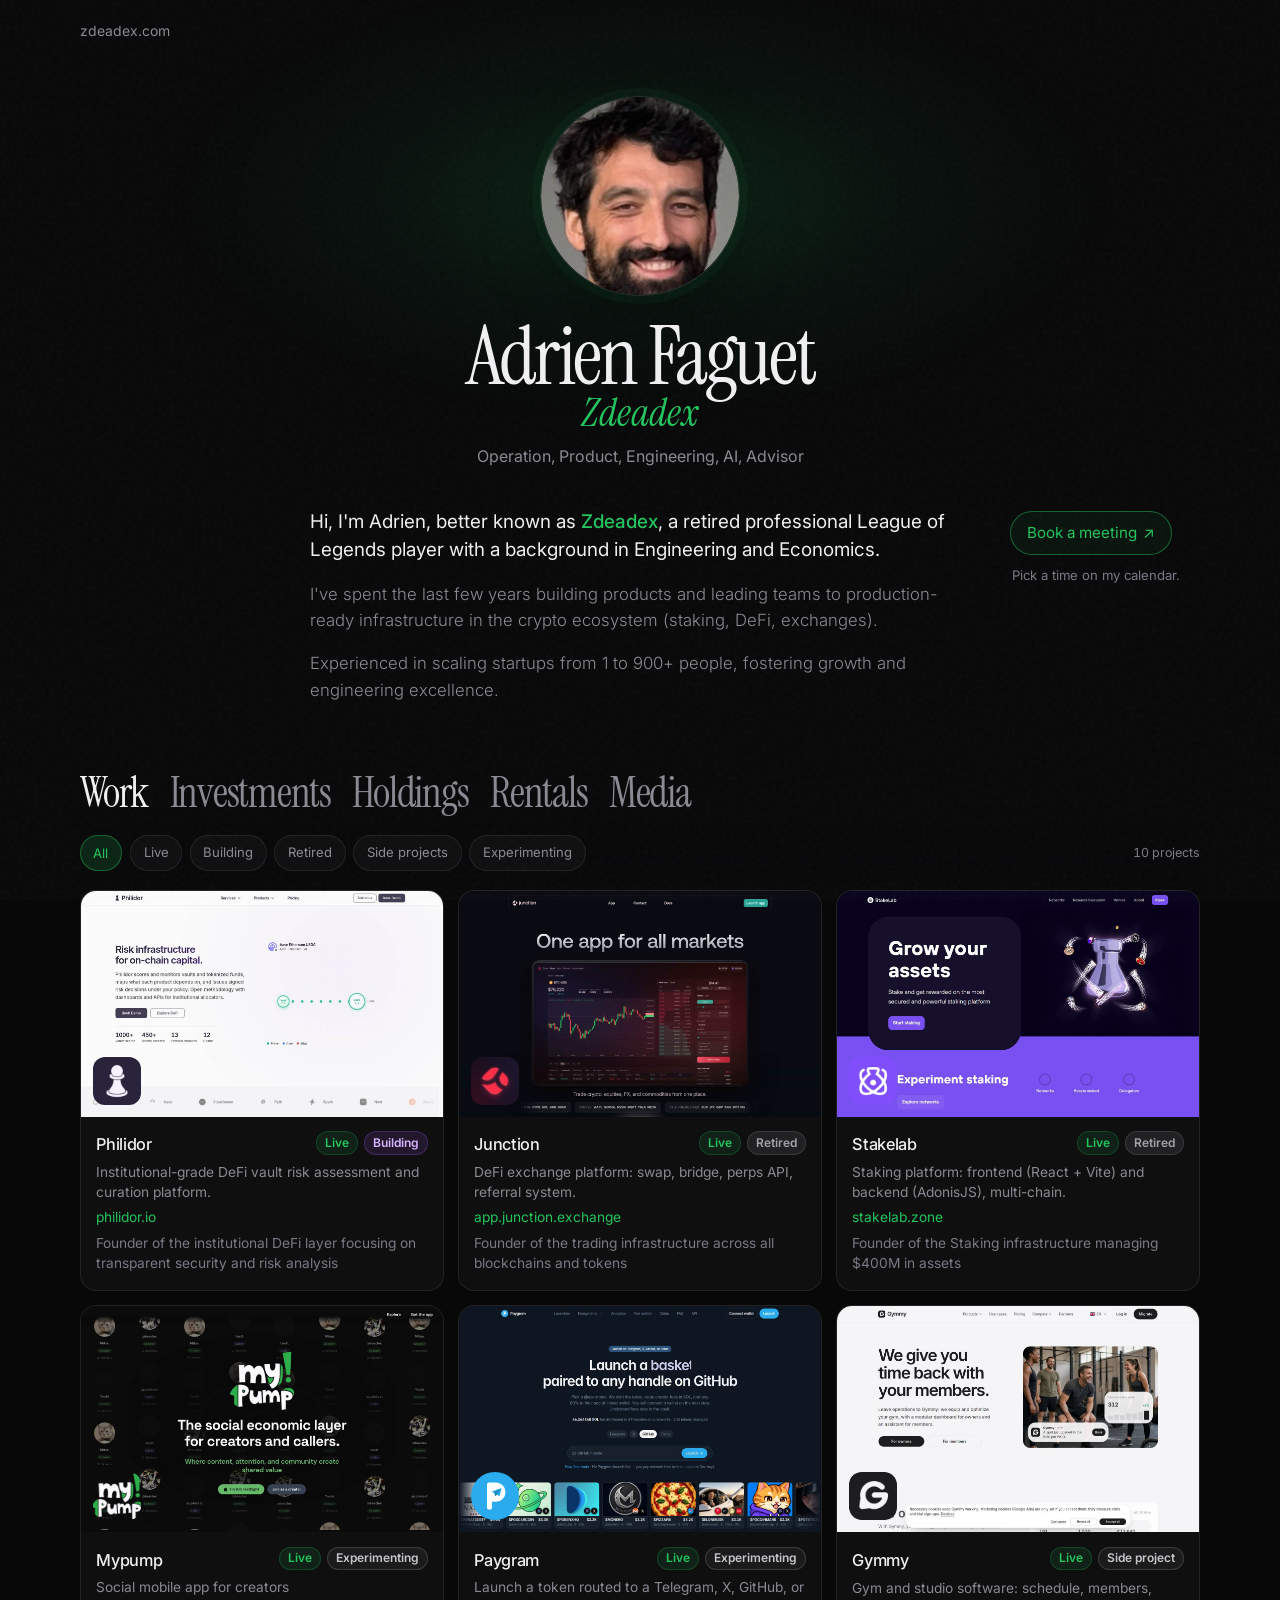
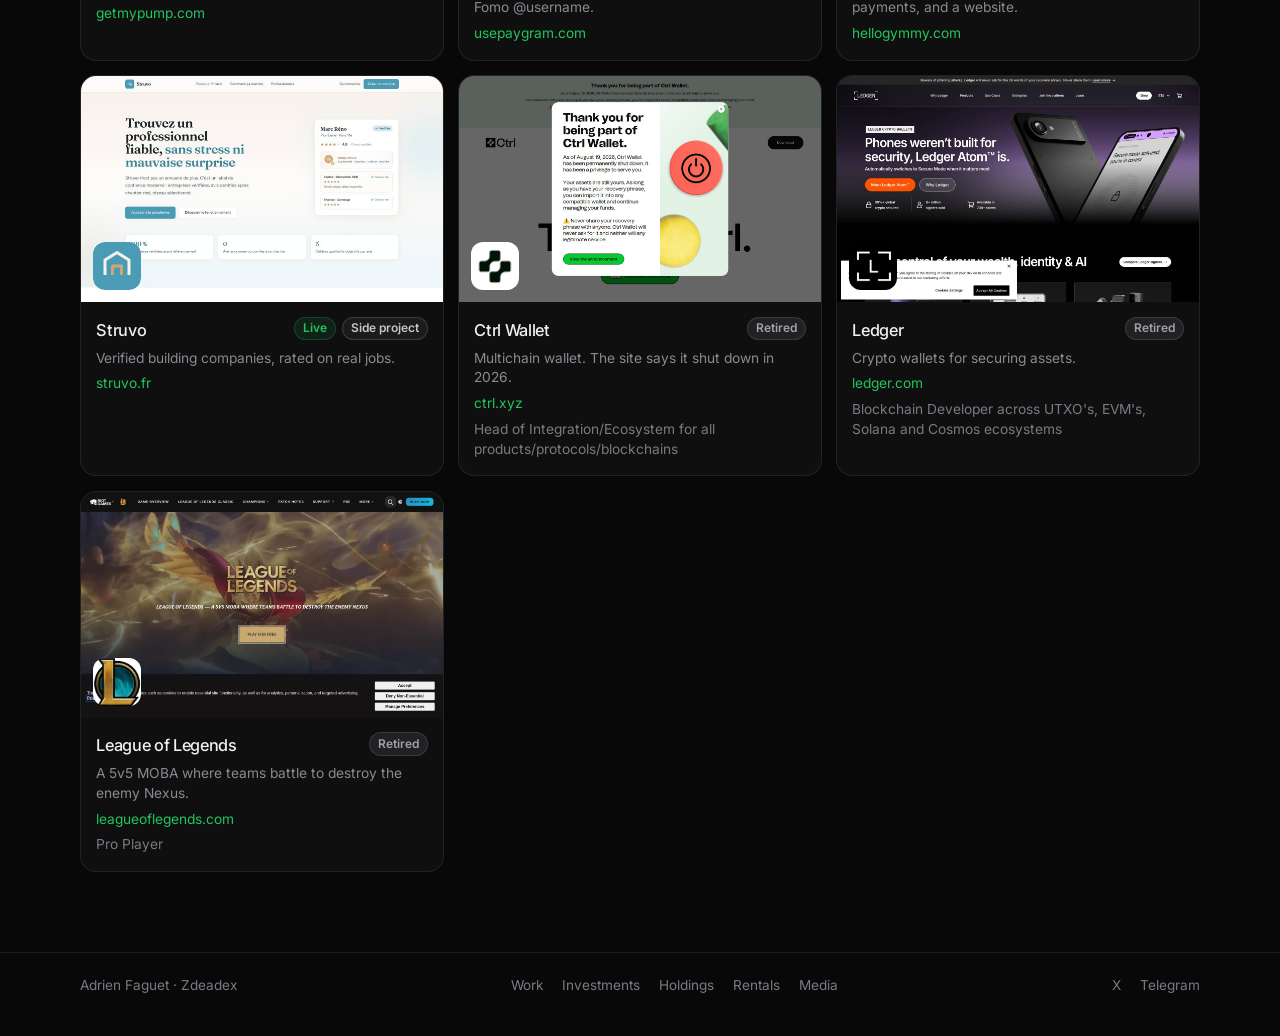
<file: index.html>
<!DOCTYPE html>
<html lang="en">
<head>
  <meta charset="UTF-8" />
  <meta name="viewport" content="width=device-width, initial-scale=1.0" />
  <meta name="description" content="Adrien Faguet (Zdeadex). Operation, Product, Engineering, AI, Advisor." />
  <title>Adrien Faguet: Zdeadex</title>
  <link rel="preconnect" href="https://fonts.googleapis.com" />
  <link rel="preconnect" href="https://fonts.gstatic.com" crossorigin />
  <link href="https://fonts.googleapis.com/css2?family=Inter:wght@400;500;600&family=Instrument+Serif&display=swap" rel="stylesheet" />
  <link rel="icon" href="data:image/svg+xml,%3Csvg xmlns='http://www.w3.org/2000/svg' viewBox='0 0 32 32'%3E%3Crect width='32' height='32' rx='7' fill='%231a1a18'/%3E%3Ctext x='16' y='22' text-anchor='middle' font-family='Georgia,serif' font-size='16' fill='%23f3f2ee'%3EA%3C/text%3E%3C/svg%3E" />
  <link rel="stylesheet" href="styles.css?v=18" />
  <script>document.documentElement.classList.add('js')</script>
</head>
<body>
  <div class="noise" aria-hidden="true"></div>
  <div class="glow" aria-hidden="true"></div>
  <a class="skip" href="#content">Skip to content</a>
  <p class="home-link"><a href="index.html">zdeadex.com</a></p>
  <main id="content">
    <div class="wrap">
      <section class="hero" id="top">
        <div class="photo-container reveal">
          <img class="photo" src="me.jpg?v=18" alt="Adrien Faguet" width="200" height="200" onerror="this.style.display='none';this.nextElementSibling.style.display='flex'" />
          <span class="photo-fallback">AF</span>
        </div>
        <div class="reveal">
          <h1>Adrien Faguet</h1>
          <p class="hero__handle">Zdeadex</p>
          <p class="hero__tagline">Operation, Product, Engineering, AI, Advisor</p>
        </div>
        <div class="hero__body">
        <div class="prose reveal">
          <p class="lead">Hi, I'm Adrien, better known as <strong>Zdeadex</strong>, a retired professional League of Legends player with a background in Engineering and Economics.</p>
          <p>I've spent the last few years building products and leading teams to production-ready infrastructure in the crypto ecosystem (staking, DeFi, exchanges).</p>
          <p>Experienced in scaling startups from 1 to 900+ people, fostering growth and engineering excellence.</p>
        </div>
        <aside class="book reveal" aria-label="Book a meeting">
          <a class="book__link" href="https://cal.boardy.ai/zdeadex" target="_blank" rel="noopener">Book a meeting<span class="book__arrow" aria-hidden="true">↗</span></a>
          <p class="book__note">Pick a time on my calendar.</p>
        </aside>
        </div>
      </section>

      <div class="section-tabs" role="tablist" aria-label="Portfolio">
        <a class="section-tab is-on" id="tab-work" href="#work" role="tab" aria-selected="true" aria-controls="work">Work</a>
        <a class="section-tab" id="tab-investments" href="#investments" role="tab" aria-selected="false" aria-controls="investments">Investments</a>
        <a class="section-tab" id="tab-holdings" href="#holdings" role="tab" aria-selected="false" aria-controls="holdings">Holdings</a>
        <a class="section-tab" id="tab-rentals" href="#rentals" role="tab" aria-selected="false" aria-controls="rentals">Rentals</a>
        <a class="section-tab" id="tab-media" href="#media" role="tab" aria-selected="false" aria-controls="media">Media</a>
      </div>

      <section class="panel is-on" id="work" role="tabpanel" aria-labelledby="tab-work">
        <div class="filters" role="toolbar" aria-label="Filter projects">
          <button type="button" class="chip is-on" data-filter="all" aria-pressed="true">All</button>
          <button type="button" class="chip" data-filter="live" aria-pressed="false">Live</button>
          <button type="button" class="chip" data-filter="building" aria-pressed="false">Building</button>
          <button type="button" class="chip" data-filter="retired" aria-pressed="false">Retired</button>
          <button type="button" class="chip" data-filter="side" aria-pressed="false">Side projects</button>
          <button type="button" class="chip" data-filter="experience" aria-pressed="false">Experimenting</button>
          <span class="filters__count" aria-live="polite">10 projects</span>
        </div>
        <ul class="showcase">
        <li>
          <a class="vcard" href="experience/philidor.html" data-filters="building live">
            <span class="vcard__media"><img src="assets/projects/philidor/01-home.jpg" alt="" /><span class="vcard__logo"><span class="logo-tile"><img class="logo" src="assets/logos/philidor.png" alt="" /></span></span></span>
            <span class="vcard__body">
              <span class="vcard__top">
                <span class="vcard__name">Philidor</span>
                <span class="vcard__badges"><span class="badge badge--live">Live</span><span class="badge badge--building">Building</span></span>
              </span>
              <span class="vcard__note">Institutional-grade DeFi vault risk assessment and curation platform.</span>
              <span class="vcard__url">philidor.io</span>
              <span class="vcard__role">Founder of the institutional DeFi layer focusing on transparent security and risk analysis</span>
            </span>
          </a>
        </li>
        <li>
          <a class="vcard" href="experience/junction.html" data-filters="retired live">
            <span class="vcard__media"><img src="assets/projects/junction/01-home.jpg" alt="" /><span class="vcard__logo"><span class="logo-tile"><img class="logo" src="assets/logos/junction.png" alt="" /></span></span></span>
            <span class="vcard__body">
              <span class="vcard__top">
                <span class="vcard__name">Junction</span>
                <span class="vcard__badges"><span class="badge badge--live">Live</span><span class="badge badge--retired">Retired</span></span>
              </span>
              <span class="vcard__note">DeFi exchange platform: swap, bridge, perps API, referral system.</span>
              <span class="vcard__url">app.junction.exchange</span>
              <span class="vcard__role">Founder of the trading infrastructure across all blockchains and tokens</span>
            </span>
          </a>
        </li>
        <li>
          <a class="vcard" href="experience/stakelab.html" data-filters="retired live">
            <span class="vcard__media"><img src="assets/projects/stakelab/01-home.jpg" alt="" /><span class="vcard__logo"><span class="logo-tile"><img class="logo" src="assets/logos/stakelab.png" alt="" /></span></span></span>
            <span class="vcard__body">
              <span class="vcard__top">
                <span class="vcard__name">Stakelab</span>
                <span class="vcard__badges"><span class="badge badge--live">Live</span><span class="badge badge--retired">Retired</span></span>
              </span>
              <span class="vcard__note">Staking platform: frontend (React + Vite) and backend (AdonisJS), multi-chain.</span>
              <span class="vcard__url">stakelab.zone</span>
              <span class="vcard__role">Founder of the Staking infrastructure managing $400M in assets</span>
            </span>
          </a>
        </li>
        <li>
          <a class="vcard" href="projects/mypump.html" data-filters="live experience">
            <span class="vcard__media"><img src="assets/projects/mypump/01-home.jpg" alt="" /><span class="vcard__logo"><span class="logo-tile"><img class="logo" src="assets/logos/mypump.png" alt="" /></span></span></span>
            <span class="vcard__body">
              <span class="vcard__top">
                <span class="vcard__name">Mypump</span>
                <span class="vcard__badges"><span class="badge badge--live">Live</span><span class="badge badge--experience">Experimenting</span></span>
              </span>
              <span class="vcard__note">Social mobile app for creators</span>
              <span class="vcard__url">getmypump.com</span>
              
            </span>
          </a>
        </li>
        <li>
          <a class="vcard" href="projects/paygram.html" data-filters="live experience">
            <span class="vcard__media"><img src="assets/projects/paygram/01-home.jpg" alt="" /><span class="vcard__logo"><span class="logo-tile"><img class="logo" src="assets/logos/paygram.svg" alt="" /></span></span></span>
            <span class="vcard__body">
              <span class="vcard__top">
                <span class="vcard__name">Paygram</span>
                <span class="vcard__badges"><span class="badge badge--live">Live</span><span class="badge badge--experience">Experimenting</span></span>
              </span>
              <span class="vcard__note">Launch a token routed to a Telegram, X, GitHub, or Fomo @username.</span>
              <span class="vcard__url">usepaygram.com</span>
              
            </span>
          </a>
        </li>
        <li>
          <a class="vcard" href="projects/gymmy.html" data-filters="live side">
            <span class="vcard__media"><img src="assets/projects/gymmy/01-landing.jpg" alt="" /><span class="vcard__logo"><span class="logo-tile"><img class="logo" src="assets/logos/gymmy.png" alt="" /></span></span></span>
            <span class="vcard__body">
              <span class="vcard__top">
                <span class="vcard__name">Gymmy</span>
                <span class="vcard__badges"><span class="badge badge--live">Live</span><span class="badge badge--side">Side project</span></span>
              </span>
              <span class="vcard__note">Gym and studio software: schedule, members, payments, and a website.</span>
              <span class="vcard__url">hellogymmy.com</span>
              
            </span>
          </a>
        </li>
        <li>
          <a class="vcard" href="projects/struvo.html" data-filters="live side">
            <span class="vcard__media"><img src="assets/projects/struvo/01-home.jpg" alt="" /><span class="vcard__logo"><span class="logo-tile"><img class="logo" src="assets/logos/struvo.svg" alt="" /></span></span></span>
            <span class="vcard__body">
              <span class="vcard__top">
                <span class="vcard__name">Struvo</span>
                <span class="vcard__badges"><span class="badge badge--live">Live</span><span class="badge badge--side">Side project</span></span>
              </span>
              <span class="vcard__note">Verified building companies, rated on real jobs.</span>
              <span class="vcard__url">struvo.fr</span>
              
            </span>
          </a>
        </li>
        <li>
          <a class="vcard" href="projects/ctrl.html" data-filters="retired">
            <span class="vcard__media"><img src="assets/projects/ctrl/01-home.jpg" alt="" /><span class="vcard__logo"><span class="logo-tile"><img class="logo" src="assets/logos/ctrl.png" alt="" /></span></span></span>
            <span class="vcard__body">
              <span class="vcard__top">
                <span class="vcard__name">Ctrl Wallet</span>
                <span class="vcard__badges"><span class="badge badge--retired">Retired</span></span>
              </span>
              <span class="vcard__note">Multichain wallet. The site says it shut down in 2026.</span>
              <span class="vcard__url">ctrl.xyz</span>
              <span class="vcard__role">Head of Integration/Ecosystem for all products/protocols/blockchains</span>
            </span>
          </a>
        </li>
        <li>
          <a class="vcard" href="projects/ledger.html" data-filters="retired">
            <span class="vcard__media"><img src="assets/projects/ledger/01-home.jpg" alt="" /><span class="vcard__logo"><span class="logo-tile"><img class="logo" src="assets/logos/ledger.png" alt="" /></span></span></span>
            <span class="vcard__body">
              <span class="vcard__top">
                <span class="vcard__name">Ledger</span>
                <span class="vcard__badges"><span class="badge badge--retired">Retired</span></span>
              </span>
              <span class="vcard__note">Crypto wallets for securing assets.</span>
              <span class="vcard__url">ledger.com</span>
              <span class="vcard__role">Blockchain Developer across UTXO's, EVM's, Solana and Cosmos ecosystems</span>
            </span>
          </a>
        </li>
        <li>
          <a class="vcard" href="projects/league-of-legends.html" data-filters="retired">
            <span class="vcard__media"><img src="assets/projects/league-of-legends/01-home.jpg" alt="" /><span class="vcard__logo"><span class="logo-tile"><img class="logo" src="assets/logos/lol.png" alt="" /></span></span></span>
            <span class="vcard__body">
              <span class="vcard__top">
                <span class="vcard__name">League of Legends</span>
                <span class="vcard__badges"><span class="badge badge--retired">Retired</span></span>
              </span>
              <span class="vcard__note">A 5v5 MOBA where teams battle to destroy the enemy Nexus.</span>
              <span class="vcard__url">leagueoflegends.com</span>
              <span class="vcard__role">Pro Player</span>
            </span>
          </a>
        </li>
        </ul>
      </section>

      <section class="panel" id="investments" role="tabpanel" aria-labelledby="tab-investments">
        <div class="filters" role="toolbar" aria-label="Filter investments">
          <button type="button" class="chip is-on" data-filter="all" aria-pressed="true">All</button>
          <button type="button" class="chip" data-filter="active" aria-pressed="false">Active</button>
          <button type="button" class="chip" data-filter="acquired" aria-pressed="false">Acquired</button>
          <span class="filters__count" aria-live="polite">6 investments</span>
        </div>
        <ul class="marks">
        <li>
          <a class="mark" href="https://www.travala.com" data-filters="active" target="_blank" rel="noopener noreferrer">
            <span class="logo-tile"><img class="logo" src="assets/logos/travala.png" alt="" /></span>
            <span class="mark__body">
              <span class="mark__top">
                <span class="mark__name">Travala</span>
                <span class="badge badge--investment">Active</span>
              </span>
              <span class="mark__note">Active</span>
              
              
            </span>
          </a>
        </li>
        <li>
          <a class="mark" href="https://delicity.com" data-filters="active" target="_blank" rel="noopener noreferrer">
            <span class="logo-tile"><img class="logo" src="assets/logos/delicity.png" alt="" /></span>
            <span class="mark__body">
              <span class="mark__top">
                <span class="mark__name">Delicity</span>
                <span class="badge badge--investment">Active</span>
              </span>
              <span class="mark__note">Active</span>
              
              
            </span>
          </a>
        </li>
        <li>
          <a class="mark" href="https://frachtis.com" data-filters="active" target="_blank" rel="noopener noreferrer">
            <span class="logo-tile"><img class="logo" src="assets/logos/frachtis.png" alt="" /></span>
            <span class="mark__body">
              <span class="mark__top">
                <span class="mark__name">Frachtis</span>
                <span class="badge badge--investment">Active</span>
              </span>
              <span class="mark__note">Active</span>
              
              
            </span>
          </a>
        </li>
        <li>
          <a class="mark" href="https://www.50partners.fr" data-filters="active" target="_blank" rel="noopener noreferrer">
            <span class="logo-tile"><img class="logo" src="assets/logos/50partners.png" alt="" /></span>
            <span class="mark__body">
              <span class="mark__top">
                <span class="mark__name">50 Partners</span>
                <span class="badge badge--investment">Active</span>
              </span>
              <span class="mark__note">Active</span>
              
              
            </span>
          </a>
        </li>
        <li>
          <a class="mark" href="https://rain.fi" data-filters="acquired" target="_blank" rel="noopener noreferrer">
            <span class="logo-tile"><img class="logo" src="assets/logos/rain.png" alt="" /></span>
            <span class="mark__body">
              <span class="mark__top">
                <span class="mark__name">Rain.fi</span>
                <span class="badge badge--investment">Acquired</span>
              </span>
              <span class="mark__note">By Jupiter</span>
              
              
            </span>
          </a>
        </li>
        <li>
          <a class="mark" href="https://go.skip.build" data-filters="acquired" target="_blank" rel="noopener noreferrer">
            <span class="logo-tile"><img class="logo" src="assets/logos/skip.png" alt="" /></span>
            <span class="mark__body">
              <span class="mark__top">
                <span class="mark__name">Skip</span>
                <span class="badge badge--investment">Acquired</span>
              </span>
              <span class="mark__note">By ICF</span>
              
              
            </span>
          </a>
        </li>
        </ul>
      </section>

      <section class="panel" id="holdings" role="tabpanel" aria-labelledby="tab-holdings">
        <div class="filters" role="toolbar" aria-label="Filter holdings">
          <button type="button" class="chip is-on" data-filter="all" aria-pressed="true">All</button>
          <button type="button" class="chip" data-filter="active" aria-pressed="false">Active</button>
          <button type="button" class="chip" data-filter="past" aria-pressed="false">Past</button>
          <span class="filters__count" aria-live="polite">7 coins</span>
        </div>
        <ul class="marks">
        <li>
          <a class="mark" href="https://hyperliquid.xyz" data-filters="active" target="_blank" rel="noopener noreferrer">
            <span class="logo-tile"><img class="logo" src="assets/logos/hype.png" alt="" /></span>
            <span class="mark__body">
              <span class="mark__top">
                <span class="mark__name">Hyperliquid</span>
                <span class="badge badge--live">Active</span>
              </span>
              <span class="mark__note">HYPE</span>
              
              <span class="mark__prices"><span class="mark__price"><span>Entry</span><span>~$30</span></span><span class="mark__price"><span>Exit</span><span>-</span></span></span>
            </span>
          </a>
        </li>
        <li>
          <a class="mark" href="https://pump.fun" data-filters="active" target="_blank" rel="noopener noreferrer">
            <span class="logo-tile"><img class="logo" src="assets/logos/pump.png" alt="" /></span>
            <span class="mark__body">
              <span class="mark__top">
                <span class="mark__name">pump.fun</span>
                <span class="badge badge--live">Active</span>
              </span>
              <span class="mark__note">PUMP</span>
              
              <span class="mark__prices"><span class="mark__price"><span>Entry</span><span>~$0.002</span></span><span class="mark__price"><span>Exit</span><span>-</span></span></span>
            </span>
          </a>
        </li>
        <li>
          <a class="mark" href="https://ethena.fi" data-filters="active" target="_blank" rel="noopener noreferrer">
            <span class="logo-tile"><img class="logo" src="assets/logos/ena.svg" alt="" /></span>
            <span class="mark__body">
              <span class="mark__top">
                <span class="mark__name">Ethena</span>
                <span class="badge badge--live">Active</span>
              </span>
              <span class="mark__note">ENA</span>
              
              <span class="mark__prices"><span class="mark__price"><span>Entry</span><span>~$0.07</span></span><span class="mark__price"><span>Exit</span><span>-</span></span></span>
            </span>
          </a>
        </li>
        <li>
          <a class="mark" href="https://aave.com" data-filters="active" target="_blank" rel="noopener noreferrer">
            <span class="logo-tile"><img class="logo" src="assets/logos/aave.svg" alt="" /></span>
            <span class="mark__body">
              <span class="mark__top">
                <span class="mark__name">Aave</span>
                <span class="badge badge--live">Active</span>
              </span>
              <span class="mark__note">AAVE</span>
              
              <span class="mark__prices"><span class="mark__price"><span>Entry</span><span>~$65</span></span><span class="mark__price"><span>Exit</span><span>-</span></span></span>
            </span>
          </a>
        </li>
        <li>
          <a class="mark" href="https://www.thetatoken.org" data-filters="past" target="_blank" rel="noopener noreferrer">
            <span class="logo-tile"><img class="logo" src="assets/logos/theta.png" alt="" /></span>
            <span class="mark__body">
              <span class="mark__top">
                <span class="mark__name">Theta Network</span>
                <span class="badge badge--retired">Past</span>
              </span>
              <span class="mark__note">THETA</span>
              
              <span class="mark__prices"><span class="mark__price"><span>Entry</span><span>$0.09 (Feb 2018)</span></span><span class="mark__price"><span>Exit</span><span>$9 (Mar 2021)</span></span></span>
            </span>
          </a>
        </li>
        <li>
          <a class="mark" href="https://www.travala.com" data-filters="past" target="_blank" rel="noopener noreferrer">
            <span class="logo-tile"><img class="logo" src="assets/logos/ava.png" alt="" /></span>
            <span class="mark__body">
              <span class="mark__top">
                <span class="mark__name">Travala</span>
                <span class="badge badge--retired">Past</span>
              </span>
              <span class="mark__note">AVA</span>
              
              <span class="mark__prices"><span class="mark__price"><span>Entry</span><span>$0.07 (Sep 2018)</span></span><span class="mark__price"><span>Exit</span><span>$4 (Sep 2021)</span></span></span>
            </span>
          </a>
        </li>
        <li>
          <a class="mark" href="https://stellar.org" data-filters="past" target="_blank" rel="noopener noreferrer">
            <span class="logo-tile"><img class="logo" src="assets/logos/xlm.png" alt="" /></span>
            <span class="mark__body">
              <span class="mark__top">
                <span class="mark__name">Stellar</span>
                <span class="badge badge--retired">Past</span>
              </span>
              <span class="mark__note">XLM</span>
              
              <span class="mark__prices"><span class="mark__price"><span>Entry</span><span>$0.03 (Nov 2017)</span></span><span class="mark__price"><span>Exit</span><span>$0.50 (Jan 2018)</span></span></span>
            </span>
          </a>
        </li>
        </ul>
      </section>

      <section class="panel" id="rentals" role="tabpanel" aria-labelledby="tab-rentals">
        <ul class="marks">
        <li>
          <div class="mark">
            <span class="logo-tile"><img class="logo" src="assets/logos/flag-fr.svg" alt="" /></span>
            <span class="mark__body">
              <span class="mark__top">
                <span class="mark__name">France - Nice</span>
                
              </span>
              <span class="mark__note">Nice</span>
              <span class="mark__photo mark__photo--empty"></span>
              
            </span>
          </div>
        </li>
        <li>
          <div class="mark">
            <span class="logo-tile"><img class="logo" src="assets/logos/flag-pt.svg" alt="" /></span>
            <span class="mark__body">
              <span class="mark__top">
                <span class="mark__name">Portugal - Lisbon</span>
                
              </span>
              <span class="mark__note">Lisbon</span>
              <span class="mark__photo mark__photo--empty"></span>
              
            </span>
          </div>
        </li>
        </ul>
      </section>

      <section class="panel" id="media" role="tabpanel" aria-labelledby="tab-media">
        <ul class="talks">
          <li>
            <a class="talk" href="https://youtu.be/fltKAIgh228" target="_blank" rel="noopener noreferrer">
              <span class="talk__photo"><img src="assets/interviews/l4d1.jpg?v=18" alt="" loading="lazy" /></span>
              <span class="talk__title">Ledger 4 Developers, episode 1</span>
              <span class="talk__meta">Ledger · Rio de Janeiro</span>
            </a>
          </li>
          <li>
            <a class="talk" href="https://youtu.be/_OnkirU5ty0" target="_blank" rel="noopener noreferrer">
              <span class="talk__photo"><img src="assets/interviews/l4d2.jpg?v=18" alt="" loading="lazy" /></span>
              <span class="talk__title">Ledger 4 Developers, episode 2</span>
              <span class="talk__meta">Ledger · Rio de Janeiro</span>
            </a>
          </li>
          <li>
            <a class="talk" href="https://youtu.be/ysDL4otHlGU" target="_blank" rel="noopener noreferrer">
              <span class="talk__photo"><img src="assets/interviews/l4d3.jpg?v=18" alt="" loading="lazy" /></span>
              <span class="talk__title">Ledger 4 Developers, episode 3</span>
              <span class="talk__meta">Ledger · Barcelona</span>
            </a>
          </li>
          <li>
            <a class="talk" href="https://youtu.be/R4rY_xYI1J4" target="_blank" rel="noopener noreferrer">
              <span class="talk__photo"><img src="assets/interviews/l4d4.jpg?v=18" alt="" loading="lazy" /></span>
              <span class="talk__title">Ledger 4 Developers, Dubai</span>
              <span class="talk__meta">Ledger · Dubai</span>
            </a>
          </li>
          <li>
            <a class="talk" href="https://youtu.be/H81eteJQEFU" target="_blank" rel="noopener noreferrer">
              <span class="talk__photo"><img src="assets/interviews/p07.jpg?v=18" alt="" loading="lazy" /></span>
              <span class="talk__title">How to connect your project with Ledger</span>
              <span class="talk__meta">ETHDubai · talk</span>
            </a>
          </li>
          <li>
            <a class="talk" href="https://youtu.be/cNRrTuf3XBY" target="_blank" rel="noopener noreferrer">
              <span class="talk__photo"><img src="assets/interviews/p12.jpg?v=18" alt="" loading="lazy" /></span>
              <span class="talk__title">Boost your dApp adoption with Ledger</span>
              <span class="talk__meta">Cosmoverse 2022 · Medellín · with Roman Beyon</span>
            </a>
          </li>
          <li>
            <a class="talk" href="https://youtu.be/_xE_Vqy7T_Y" target="_blank" rel="noopener noreferrer">
              <span class="talk__photo"><img src="assets/interviews/p19.jpg?v=18" alt="" loading="lazy" /></span>
              <span class="talk__title">Does Cosmos have an identity problem?</span>
              <span class="talk__meta">Nebular Summit 2023 · panel with Jelena Djuric and Charles d'Haussy</span>
            </a>
          </li>
          <li>
            <a class="talk" href="https://youtu.be/-WMXR8rwlVA" target="_blank" rel="noopener noreferrer">
              <span class="talk__photo"><img src="assets/interviews/p16.jpg?v=18" alt="" loading="lazy" /></span>
              <span class="talk__title">Managing a validator node on Cosmos</span>
              <span class="talk__meta">Paris P2P Festival #1 · talk</span>
            </a>
          </li>
        </ul>
        <h2 class="gallery__heading">Behind the scenes</h2>
        <div class="gallery">
          <button type="button" class="gallery__item" data-full="assets/interviews/p01.jpg?v=18"><img src="assets/interviews/p01.jpg?v=18" alt="" loading="lazy" /></button>
          <button type="button" class="gallery__item" data-full="assets/interviews/p02.jpg?v=18"><img src="assets/interviews/p02.jpg?v=18" alt="" loading="lazy" /></button>
          <button type="button" class="gallery__item" data-full="assets/interviews/p03.jpg?v=18"><img src="assets/interviews/p03.jpg?v=18" alt="" loading="lazy" /></button>
          <button type="button" class="gallery__item" data-full="assets/interviews/p04.jpg?v=18"><img src="assets/interviews/p04.jpg?v=18" alt="" loading="lazy" /></button>
          <button type="button" class="gallery__item" data-full="assets/interviews/p05.jpg?v=18"><img src="assets/interviews/p05.jpg?v=18" alt="" loading="lazy" /></button>
          <button type="button" class="gallery__item" data-full="assets/interviews/p06.jpg?v=18"><img src="assets/interviews/p06.jpg?v=18" alt="" loading="lazy" /></button>
          <button type="button" class="gallery__item" data-full="assets/interviews/p07.jpg?v=18"><img src="assets/interviews/p07.jpg?v=18" alt="" loading="lazy" /></button>
          <button type="button" class="gallery__item" data-full="assets/interviews/p08.jpg?v=18"><img src="assets/interviews/p08.jpg?v=18" alt="" loading="lazy" /></button>
          <button type="button" class="gallery__item" data-full="assets/interviews/p09.jpg?v=18"><img src="assets/interviews/p09.jpg?v=18" alt="" loading="lazy" /></button>
          <button type="button" class="gallery__item" data-full="assets/interviews/p11.jpg?v=18"><img src="assets/interviews/p11.jpg?v=18" alt="" loading="lazy" /></button>
          <button type="button" class="gallery__item" data-full="assets/interviews/p12.jpg?v=18"><img src="assets/interviews/p12.jpg?v=18" alt="" loading="lazy" /></button>
          <button type="button" class="gallery__item" data-full="assets/interviews/p13.jpg?v=18"><img src="assets/interviews/p13.jpg?v=18" alt="" loading="lazy" /></button>
          <button type="button" class="gallery__item" data-full="assets/interviews/p14.jpg?v=18"><img src="assets/interviews/p14.jpg?v=18" alt="" loading="lazy" /></button>
          <button type="button" class="gallery__item" data-full="assets/interviews/p15.jpg?v=18"><img src="assets/interviews/p15.jpg?v=18" alt="" loading="lazy" /></button>
          <button type="button" class="gallery__item" data-full="assets/interviews/p16.jpg?v=18"><img src="assets/interviews/p16.jpg?v=18" alt="" loading="lazy" /></button>
          <button type="button" class="gallery__item" data-full="assets/interviews/p17.jpg?v=18"><img src="assets/interviews/p17.jpg?v=18" alt="" loading="lazy" /></button>
          <button type="button" class="gallery__item" data-full="assets/interviews/p19.jpg?v=18"><img src="assets/interviews/p19.jpg?v=18" alt="" loading="lazy" /></button>
          <button type="button" class="gallery__item" data-full="assets/interviews/p20.jpg?v=18"><img src="assets/interviews/p20.jpg?v=18" alt="" loading="lazy" /></button>
        </div>
        <div class="lightbox" hidden><div class="lightbox__backdrop"></div><div class="lightbox__halo"></div><div class="lightbox__frame"><img alt="" /></div></div>
      </section>
    </div>
  </main>
  <footer class="site-footer">
    <div class="wrap">
      <span>Adrien Faguet · Zdeadex</span>
      <nav class="site-footer__nav" aria-label="Sections">
        <a href="#work">Work</a>
        <a href="#investments">Investments</a>
        <a href="#holdings">Holdings</a>
        <a href="#rentals">Rentals</a>
        <a href="#media">Media</a>
      </nav>
      <nav class="site-footer__nav" aria-label="Socials">
        <a href="https://x.com/zdeadex" target="_blank" rel="noopener noreferrer">X</a>
        <a href="https://t.me/zdeadex" target="_blank" rel="noopener noreferrer">Telegram</a>
      </nav>
    </div>
  </footer>
  <script src="script.js?v=18"></script>
</body>
</html>
</file>
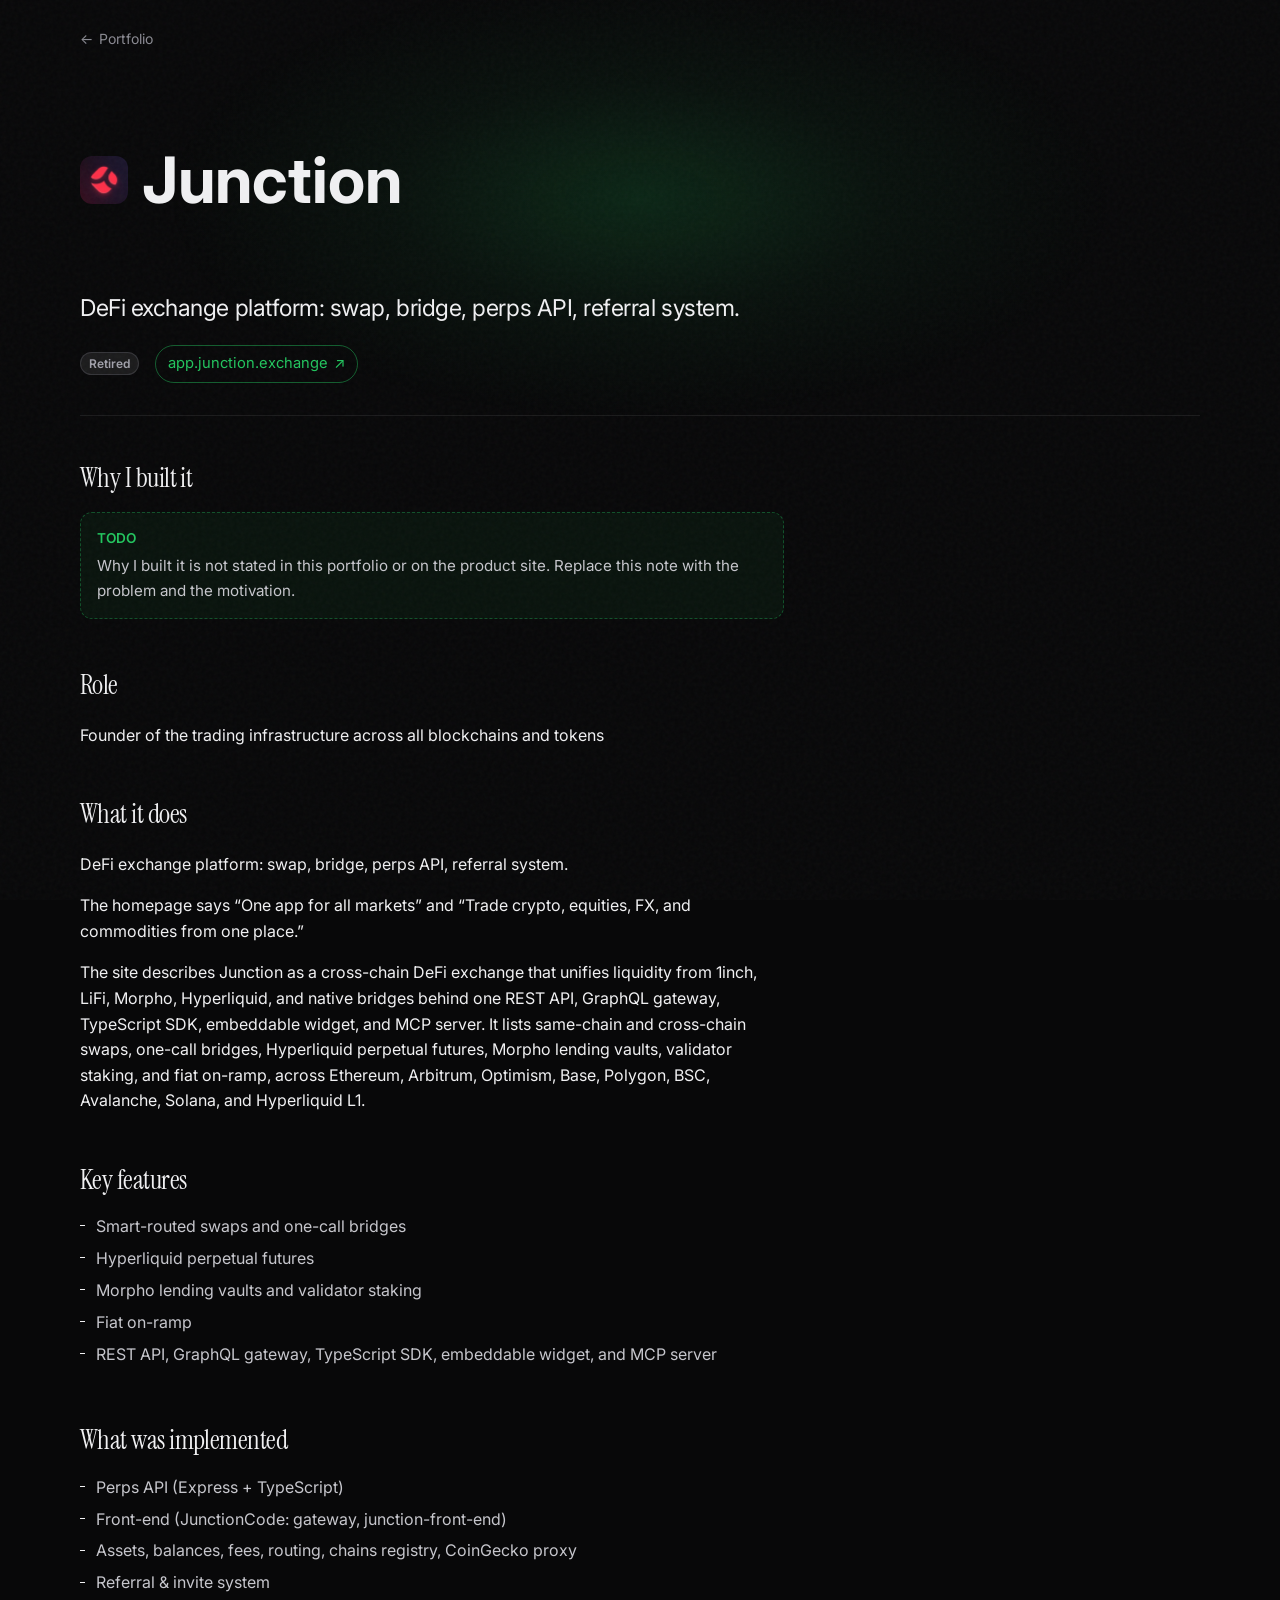
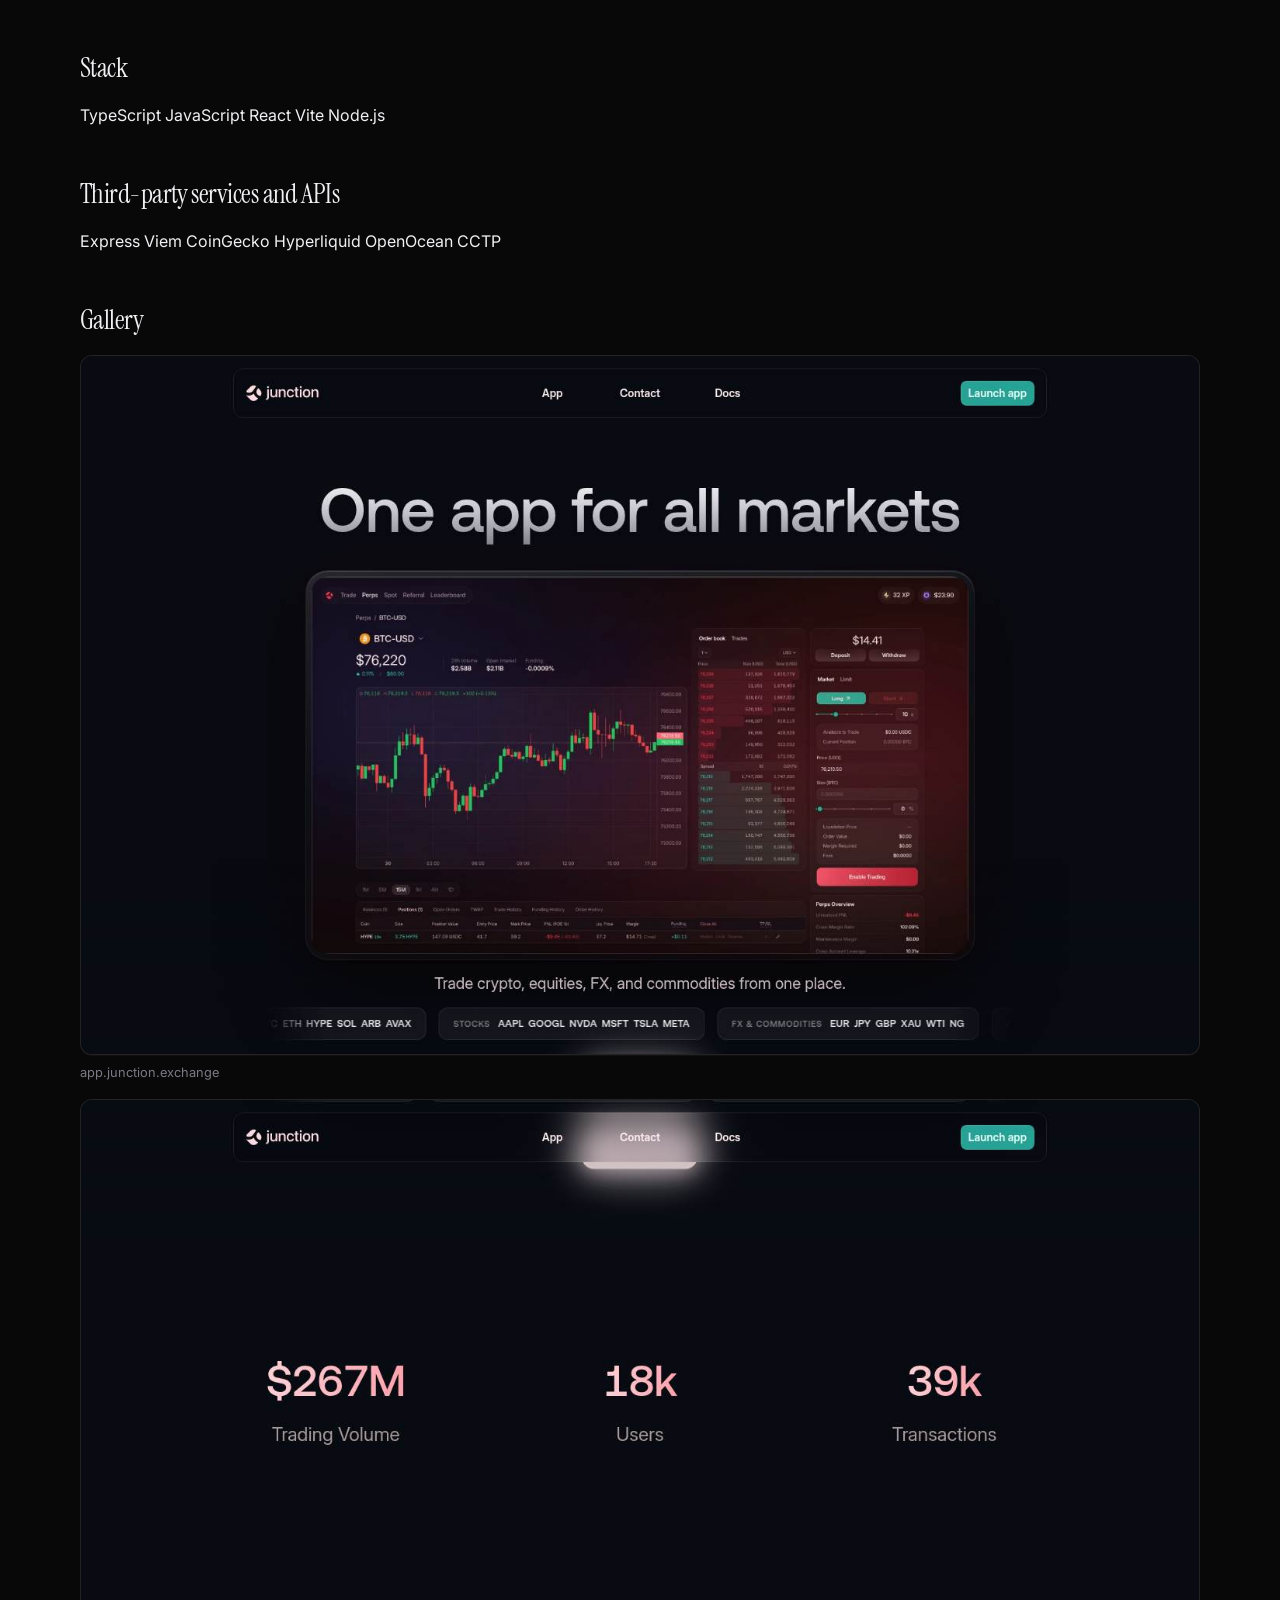
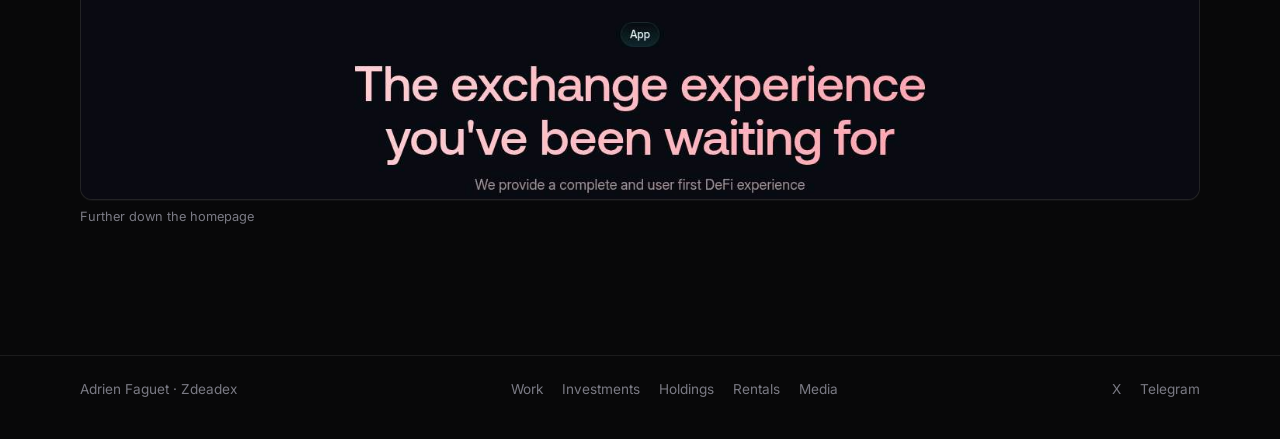
<file: experience/junction.html>
<!DOCTYPE html>
<html lang="en">
<head>
  <meta charset="UTF-8" />
  <meta name="viewport" content="width=device-width, initial-scale=1.0" />
  <meta name="description" content="DeFi exchange platform: swap, bridge, perps API, referral system." />
  <title>Junction: Adrien Faguet</title>
  <link rel="preconnect" href="https://fonts.googleapis.com" />
  <link rel="preconnect" href="https://fonts.gstatic.com" crossorigin />
  <link href="https://fonts.googleapis.com/css2?family=Inter:wght@400;500;600&family=Instrument+Serif&display=swap" rel="stylesheet" />
  <link rel="icon" href="data:image/svg+xml,%3Csvg xmlns='http://www.w3.org/2000/svg' viewBox='0 0 32 32'%3E%3Crect width='32' height='32' rx='7' fill='%231a1a18'/%3E%3Ctext x='16' y='22' text-anchor='middle' font-family='Georgia,serif' font-size='16' fill='%23f3f2ee'%3EA%3C/text%3E%3C/svg%3E" />
  <link rel="stylesheet" href="../styles.css?v=18" />
  <link rel="stylesheet" href="../experience.css?v=18" />
  <script>document.documentElement.classList.add('js')</script>
</head>
<body>
  <div class="noise" aria-hidden="true"></div>
  <div class="glow" aria-hidden="true"></div>
  <a class="skip" href="#content">Skip to content</a>
  <main id="content" class="case-wrap">
    <div class="wrap">
      <a class="back" href="../index.html"><span class="back__arrow" aria-hidden="true">←</span> Portfolio</a>
      <header class="case">
        <div class="case__id">
          <span class="logo-tile"><img class="logo" src="../assets/logos/junction.png" alt="" /></span>
          <h1>Junction</h1>
        </div>
        <p class="case__pitch">DeFi exchange platform: swap, bridge, perps API, referral system.</p>
        <div class="case__meta">
          <span class="badge badge--retired">Retired</span>
          <a class="ext" href="https://app.junction.exchange" target="_blank" rel="noopener noreferrer">app.junction.exchange <span class="ext__arrow" aria-hidden="true">↗</span></a>
        </div>
      </header>
      <div class="blocks">
      <section class="block reveal">
        <h2>Why I built it</h2>
        <div class="callout"><p class="callout__label">TODO</p><p>Why I built it is not stated in this portfolio or on the product site. Replace this note with the problem and the motivation.</p></div>
      </section>

      <section class="block reveal">
        <h2>Role</h2>
        <p>Founder of the trading infrastructure across all blockchains and tokens</p>
      </section>

      <section class="block reveal">
        <h2>What it does</h2>
          <p>DeFi exchange platform: swap, bridge, perps API, referral system.</p>
          <p>The homepage says “One app for all markets” and “Trade crypto, equities, FX, and commodities from one place.”</p>
          <p>The site describes Junction as a cross-chain DeFi exchange that unifies liquidity from 1inch, LiFi, Morpho, Hyperliquid, and native bridges behind one REST API, GraphQL gateway, TypeScript SDK, embeddable widget, and MCP server. It lists same-chain and cross-chain swaps, one-call bridges, Hyperliquid perpetual futures, Morpho lending vaults, validator staking, and fiat on-ramp, across Ethereum, Arbitrum, Optimism, Base, Polygon, BSC, Avalanche, Solana, and Hyperliquid L1.</p>
      </section>

      <section class="block reveal">
        <h2>Key features</h2>
        <ul>
            <li>Smart-routed swaps and one-call bridges</li>
            <li>Hyperliquid perpetual futures</li>
            <li>Morpho lending vaults and validator staking</li>
            <li>Fiat on-ramp</li>
            <li>REST API, GraphQL gateway, TypeScript SDK, embeddable widget, and MCP server</li>
          </ul>
      </section>

      <section class="block reveal">
        <h2>What was implemented</h2>
        <ul>
            <li>Perps API (Express + TypeScript)</li>
            <li>Front-end (JunctionCode: gateway, junction-front-end)</li>
            <li>Assets, balances, fees, routing, chains registry, CoinGecko proxy</li>
            <li>Referral &amp; invite system</li>
          </ul>
      </section>

      <section class="block reveal">
        <h2>Stack</h2>
        <div class="pills pills--stack">
            <span class="pill pill--static">TypeScript</span>
            <span class="pill pill--static">JavaScript</span>
            <span class="pill pill--static">React</span>
            <span class="pill pill--static">Vite</span>
            <span class="pill pill--static">Node.js</span>
          </div>
      </section>

      <section class="block reveal">
        <h2>Third-party services and APIs</h2>
        <div class="pills pills--stack">
            <span class="pill pill--static">Express</span>
            <span class="pill pill--static">Viem</span>
            <span class="pill pill--static">CoinGecko</span>
            <span class="pill pill--static">Hyperliquid</span>
            <span class="pill pill--static">OpenOcean</span>
            <span class="pill pill--static">CCTP</span>
          </div>
      </section>

      <section class="block reveal">
        <h2>Gallery</h2>
        <div class="gallery">
        <figure class="shot">
          <a href="../assets/projects/junction/01-home.jpg">
            <img src="../assets/projects/junction/01-home.jpg" alt="Junction homepage" width="1440" height="900" loading="eager" decoding="async" />
          </a>
          <figcaption>app.junction.exchange</figcaption>
        </figure>
        <figure class="shot">
          <a href="../assets/projects/junction/02-further.jpg">
            <img src="../assets/projects/junction/02-further.jpg" alt="Further down the Junction homepage" width="1440" height="900" loading="lazy" decoding="async" />
          </a>
          <figcaption>Further down the homepage</figcaption>
        </figure>
        </div>
      </section>
      </div>
    </div>
  </main>
  <footer class="site-footer">
    <div class="wrap">
      <span>Adrien Faguet · Zdeadex</span>
      <nav class="site-footer__nav" aria-label="Sections">
        <a href="../index.html#work">Work</a>
        <a href="../index.html#investments">Investments</a>
        <a href="../index.html#holdings">Holdings</a>
        <a href="../index.html#rentals">Rentals</a>
        <a href="../index.html#media">Media</a>
      </nav>
      <nav class="site-footer__nav" aria-label="Socials">
        <a href="https://x.com/zdeadex" target="_blank" rel="noopener noreferrer">X</a>
        <a href="https://t.me/zdeadex" target="_blank" rel="noopener noreferrer">Telegram</a>
      </nav>
    </div>
  </footer>
  <script src="../script.js?v=18"></script>
</body>
</html>
</file>
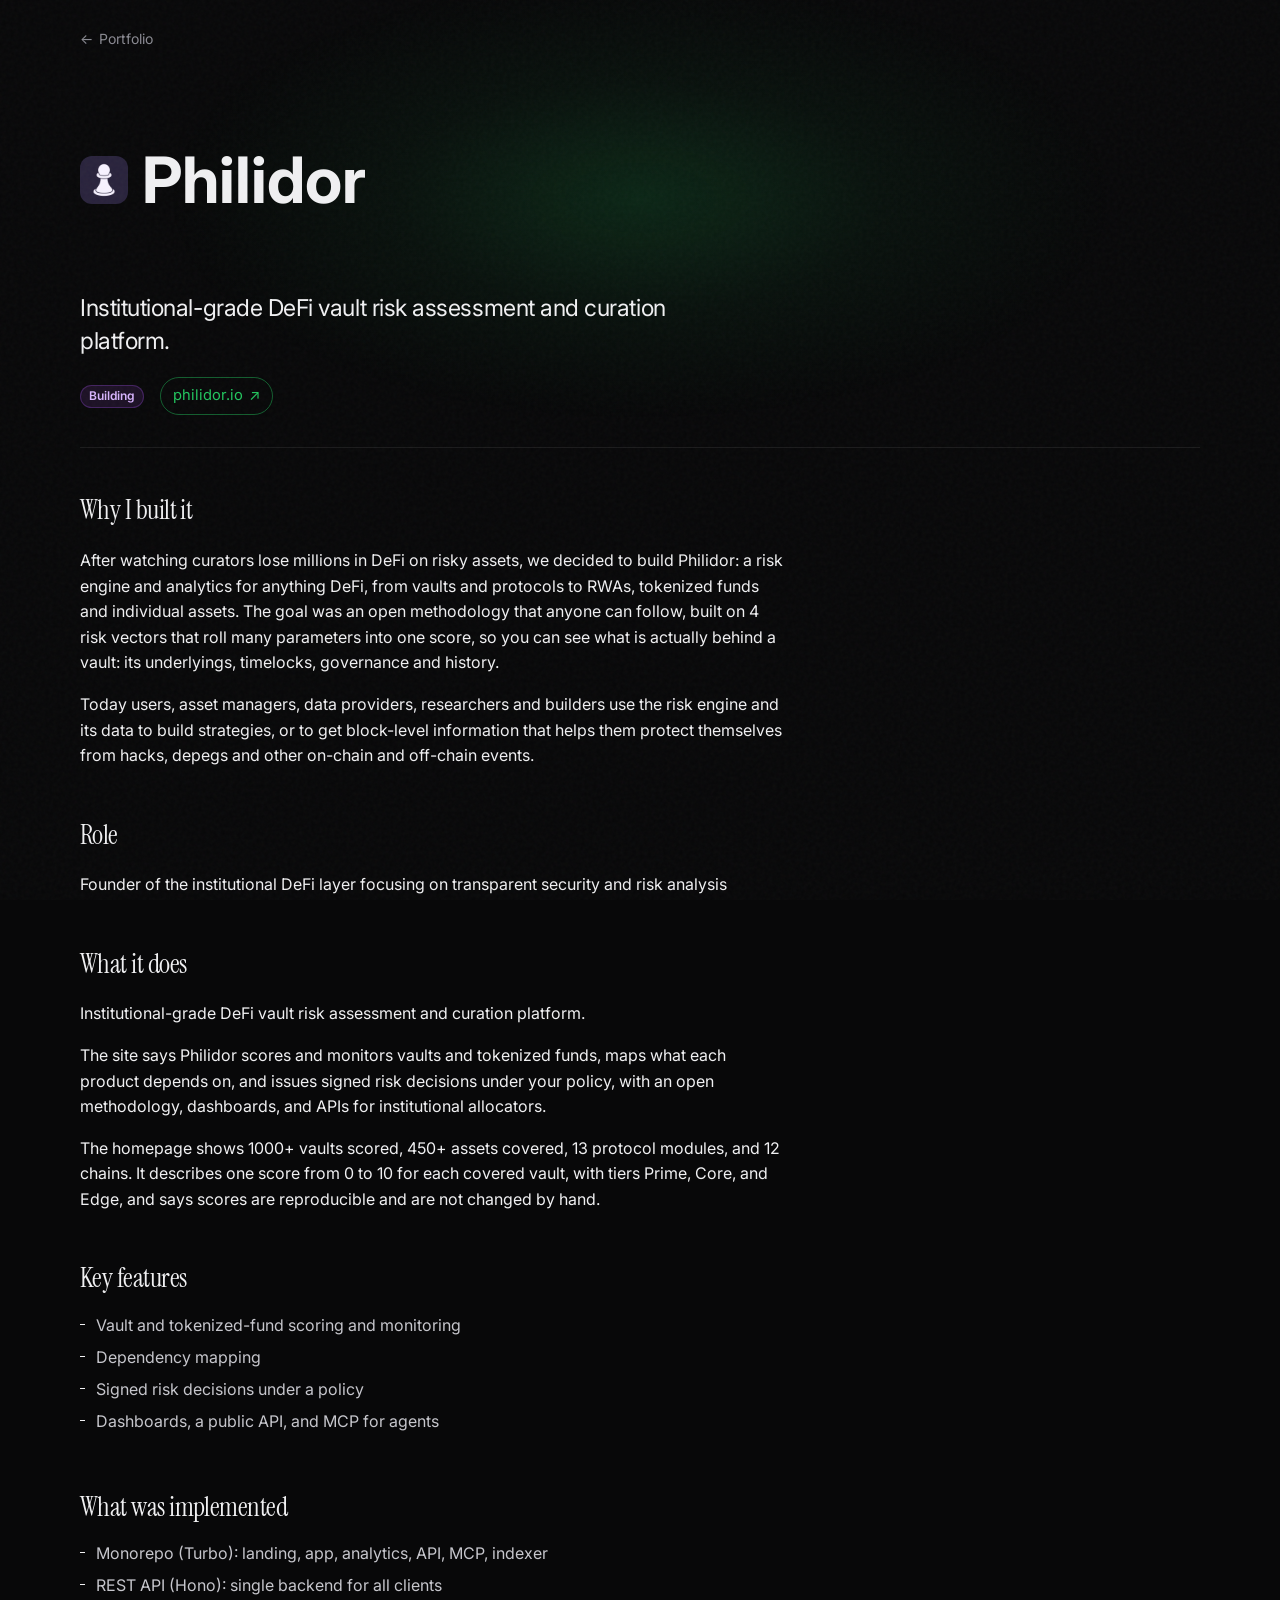
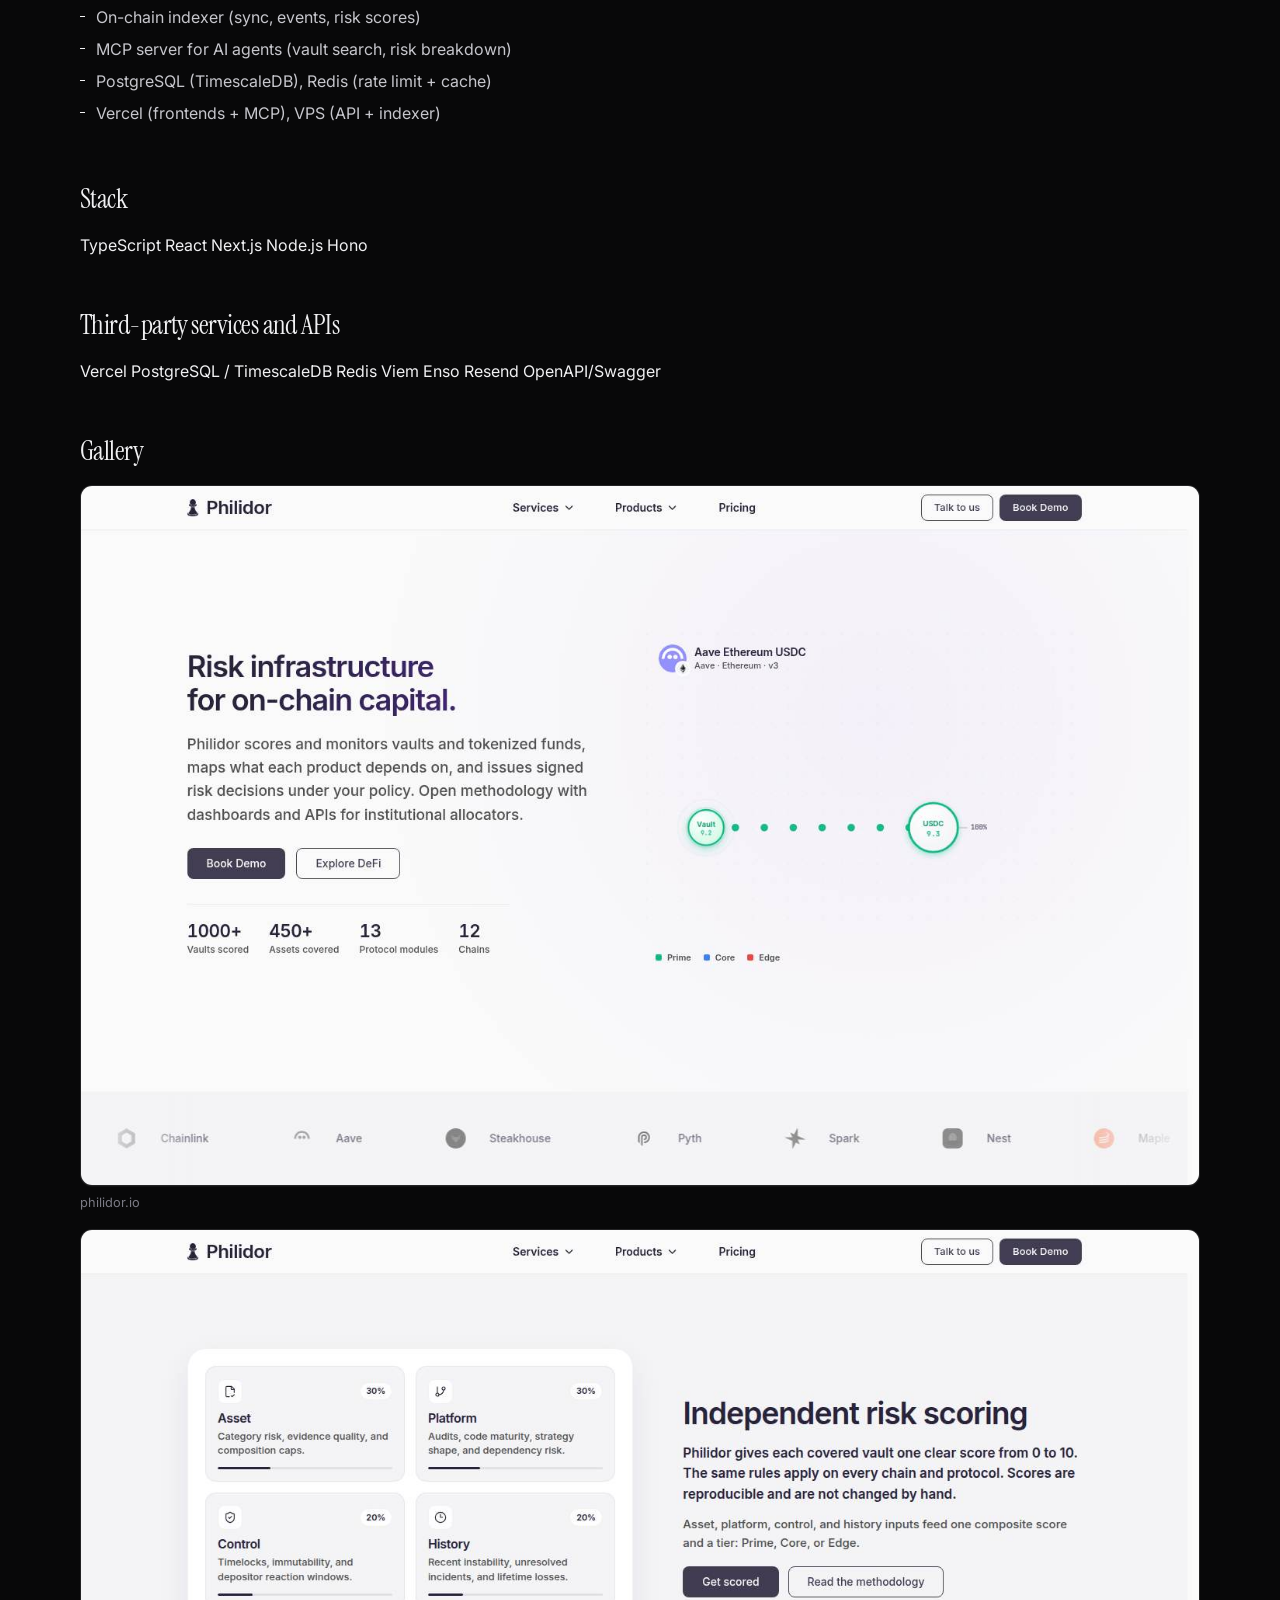
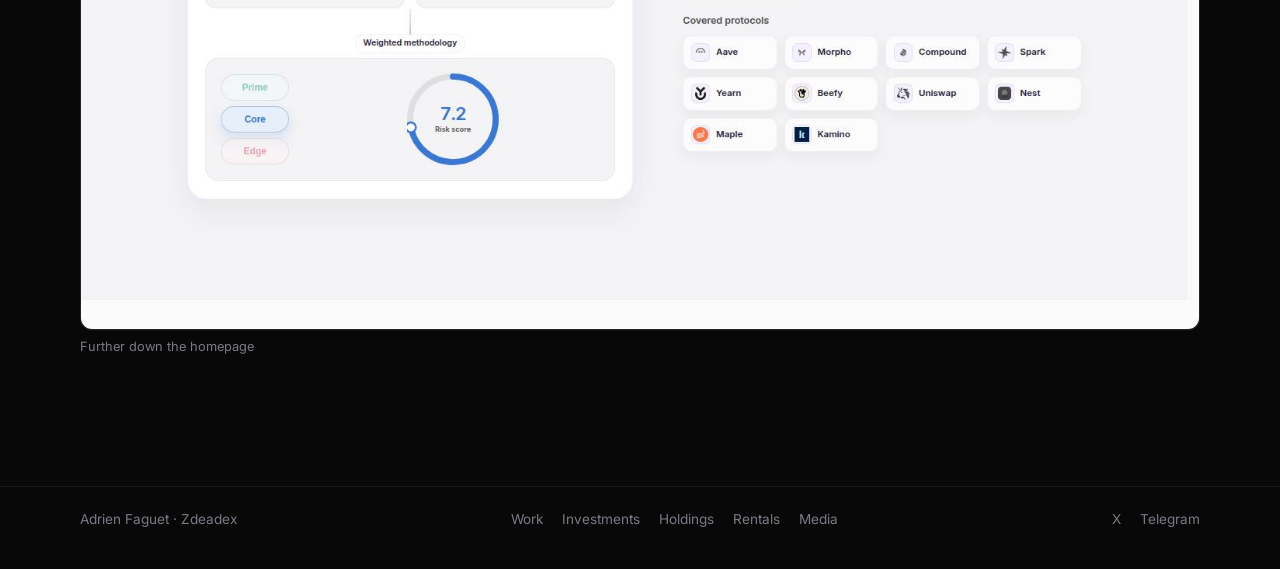
<file: experience/philidor.html>
<!DOCTYPE html>
<html lang="en">
<head>
  <meta charset="UTF-8" />
  <meta name="viewport" content="width=device-width, initial-scale=1.0" />
  <meta name="description" content="Institutional-grade DeFi vault risk assessment and curation platform." />
  <title>Philidor: Adrien Faguet</title>
  <link rel="preconnect" href="https://fonts.googleapis.com" />
  <link rel="preconnect" href="https://fonts.gstatic.com" crossorigin />
  <link href="https://fonts.googleapis.com/css2?family=Inter:wght@400;500;600&family=Instrument+Serif&display=swap" rel="stylesheet" />
  <link rel="icon" href="data:image/svg+xml,%3Csvg xmlns='http://www.w3.org/2000/svg' viewBox='0 0 32 32'%3E%3Crect width='32' height='32' rx='7' fill='%231a1a18'/%3E%3Ctext x='16' y='22' text-anchor='middle' font-family='Georgia,serif' font-size='16' fill='%23f3f2ee'%3EA%3C/text%3E%3C/svg%3E" />
  <link rel="stylesheet" href="../styles.css?v=18" />
  <link rel="stylesheet" href="../experience.css?v=18" />
  <script>document.documentElement.classList.add('js')</script>
</head>
<body>
  <div class="noise" aria-hidden="true"></div>
  <div class="glow" aria-hidden="true"></div>
  <a class="skip" href="#content">Skip to content</a>
  <main id="content" class="case-wrap">
    <div class="wrap">
      <a class="back" href="../index.html"><span class="back__arrow" aria-hidden="true">←</span> Portfolio</a>
      <header class="case">
        <div class="case__id">
          <span class="logo-tile"><img class="logo" src="../assets/logos/philidor.png" alt="" /></span>
          <h1>Philidor</h1>
        </div>
        <p class="case__pitch">Institutional-grade DeFi vault risk assessment and curation platform.</p>
        <div class="case__meta">
          <span class="badge badge--building">Building</span>
          <a class="ext" href="https://philidor.io" target="_blank" rel="noopener noreferrer">philidor.io <span class="ext__arrow" aria-hidden="true">↗</span></a>
        </div>
      </header>
      <div class="blocks">
      <section class="block reveal">
        <h2>Why I built it</h2>
        <p>After watching curators lose millions in DeFi on risky assets, we decided to build Philidor: a risk engine and analytics for anything DeFi, from vaults and protocols to RWAs, tokenized funds and individual assets. The goal was an open methodology that anyone can follow, built on 4 risk vectors that roll many parameters into one score, so you can see what is actually behind a vault: its underlyings, timelocks, governance and history.</p>
        <p>Today users, asset managers, data providers, researchers and builders use the risk engine and its data to build strategies, or to get block-level information that helps them protect themselves from hacks, depegs and other on-chain and off-chain events.</p>
      </section>

      <section class="block reveal">
        <h2>Role</h2>
        <p>Founder of the institutional DeFi layer focusing on transparent security and risk analysis</p>
      </section>

      <section class="block reveal">
        <h2>What it does</h2>
          <p>Institutional-grade DeFi vault risk assessment and curation platform.</p>
          <p>The site says Philidor scores and monitors vaults and tokenized funds, maps what each product depends on, and issues signed risk decisions under your policy, with an open methodology, dashboards, and APIs for institutional allocators.</p>
          <p>The homepage shows 1000+ vaults scored, 450+ assets covered, 13 protocol modules, and 12 chains. It describes one score from 0 to 10 for each covered vault, with tiers Prime, Core, and Edge, and says scores are reproducible and are not changed by hand.</p>
      </section>

      <section class="block reveal">
        <h2>Key features</h2>
        <ul>
            <li>Vault and tokenized-fund scoring and monitoring</li>
            <li>Dependency mapping</li>
            <li>Signed risk decisions under a policy</li>
            <li>Dashboards, a public API, and MCP for agents</li>
          </ul>
      </section>

      <section class="block reveal">
        <h2>What was implemented</h2>
        <ul>
            <li>Monorepo (Turbo): landing, app, analytics, API, MCP, indexer</li>
            <li>REST API (Hono): single backend for all clients</li>
            <li>On-chain indexer (sync, events, risk scores)</li>
            <li>MCP server for AI agents (vault search, risk breakdown)</li>
            <li>PostgreSQL (TimescaleDB), Redis (rate limit + cache)</li>
            <li>Vercel (frontends + MCP), VPS (API + indexer)</li>
          </ul>
      </section>

      <section class="block reveal">
        <h2>Stack</h2>
        <div class="pills pills--stack">
            <span class="pill pill--static">TypeScript</span>
            <span class="pill pill--static">React</span>
            <span class="pill pill--static">Next.js</span>
            <span class="pill pill--static">Node.js</span>
            <span class="pill pill--static">Hono</span>
          </div>
      </section>

      <section class="block reveal">
        <h2>Third-party services and APIs</h2>
        <div class="pills pills--stack">
            <span class="pill pill--static">Vercel</span>
            <span class="pill pill--static">PostgreSQL / TimescaleDB</span>
            <span class="pill pill--static">Redis</span>
            <span class="pill pill--static">Viem</span>
            <span class="pill pill--static">Enso</span>
            <span class="pill pill--static">Resend</span>
            <span class="pill pill--static">OpenAPI/Swagger</span>
          </div>
      </section>

      <section class="block reveal">
        <h2>Gallery</h2>
        <div class="gallery">
        <figure class="shot">
          <a href="../assets/projects/philidor/01-home.jpg">
            <img src="../assets/projects/philidor/01-home.jpg" alt="Philidor homepage" width="1440" height="900" loading="eager" decoding="async" />
          </a>
          <figcaption>philidor.io</figcaption>
        </figure>
        <figure class="shot">
          <a href="../assets/projects/philidor/02-further.jpg">
            <img src="../assets/projects/philidor/02-further.jpg" alt="Further down the Philidor homepage" width="1440" height="900" loading="lazy" decoding="async" />
          </a>
          <figcaption>Further down the homepage</figcaption>
        </figure>
        </div>
      </section>
      </div>
    </div>
  </main>
  <footer class="site-footer">
    <div class="wrap">
      <span>Adrien Faguet · Zdeadex</span>
      <nav class="site-footer__nav" aria-label="Sections">
        <a href="../index.html#work">Work</a>
        <a href="../index.html#investments">Investments</a>
        <a href="../index.html#holdings">Holdings</a>
        <a href="../index.html#rentals">Rentals</a>
        <a href="../index.html#media">Media</a>
      </nav>
      <nav class="site-footer__nav" aria-label="Socials">
        <a href="https://x.com/zdeadex" target="_blank" rel="noopener noreferrer">X</a>
        <a href="https://t.me/zdeadex" target="_blank" rel="noopener noreferrer">Telegram</a>
      </nav>
    </div>
  </footer>
  <script src="../script.js?v=18"></script>
</body>
</html>
</file>
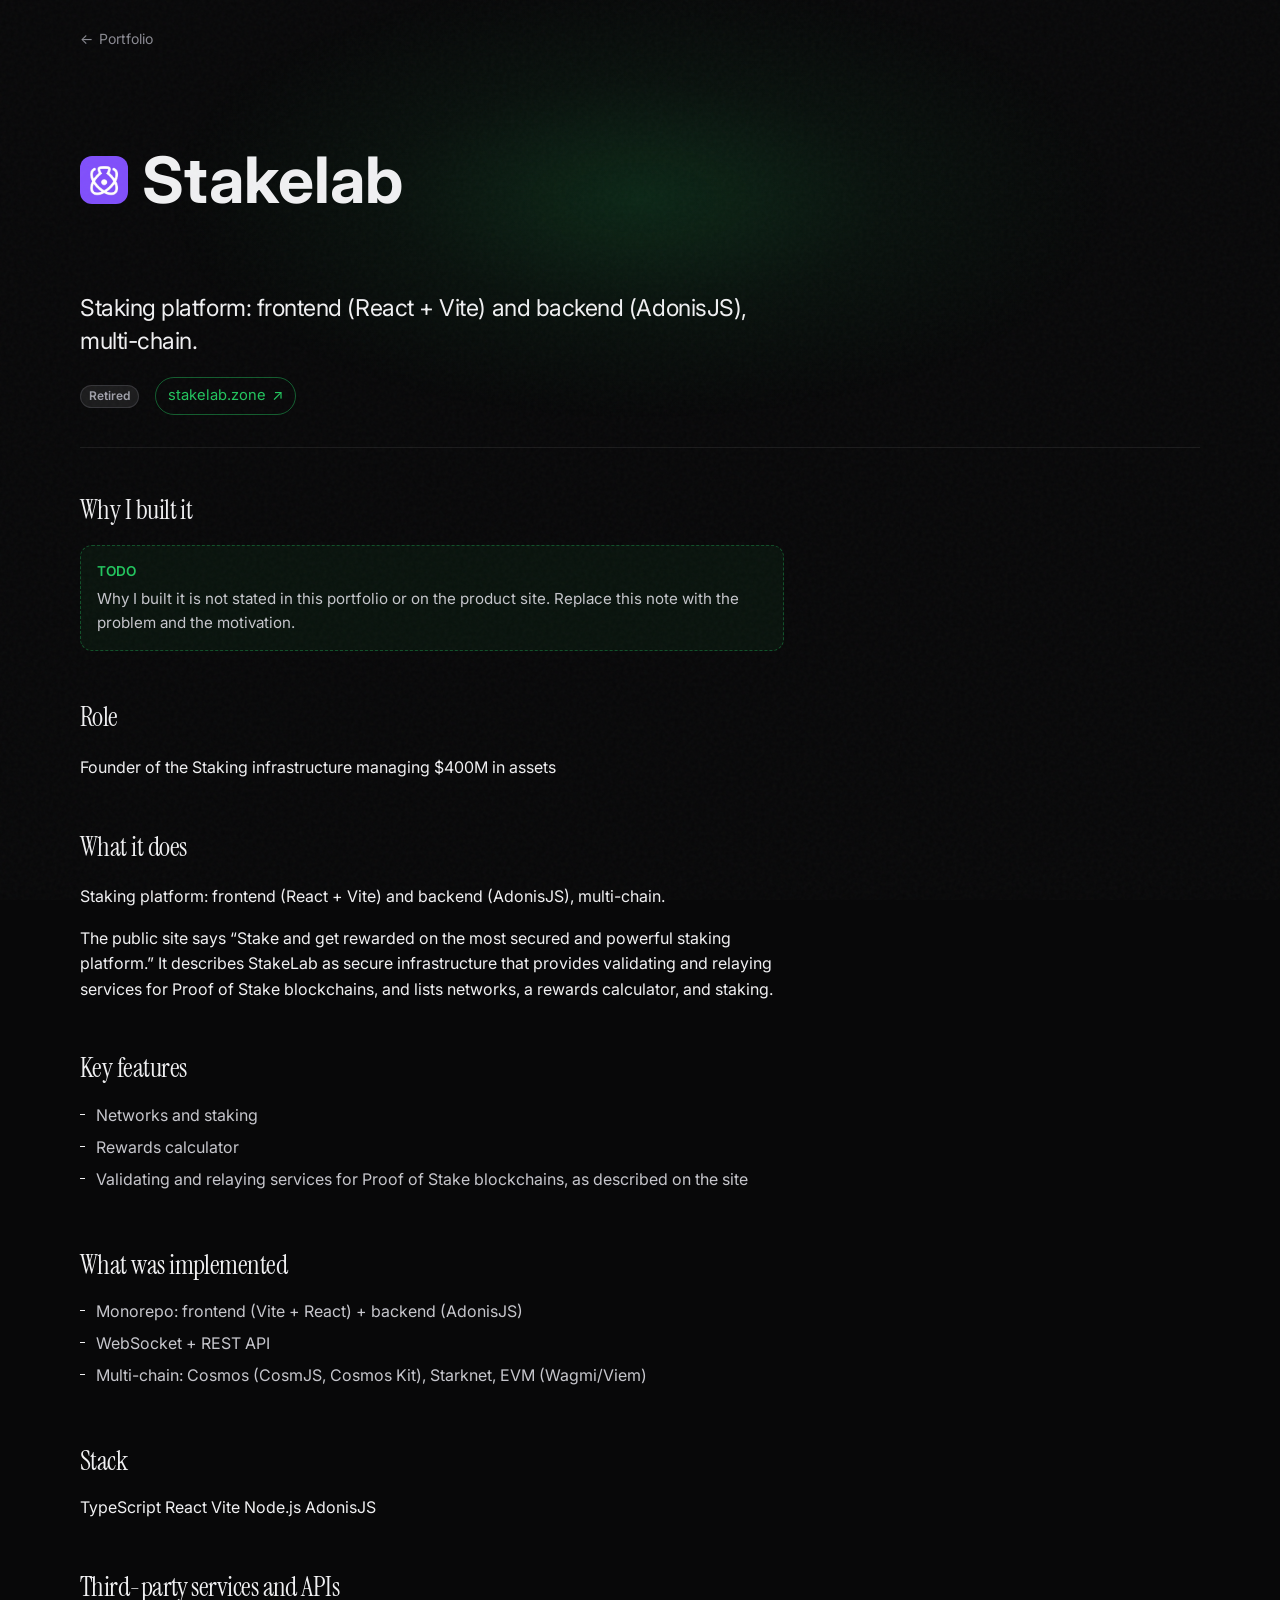
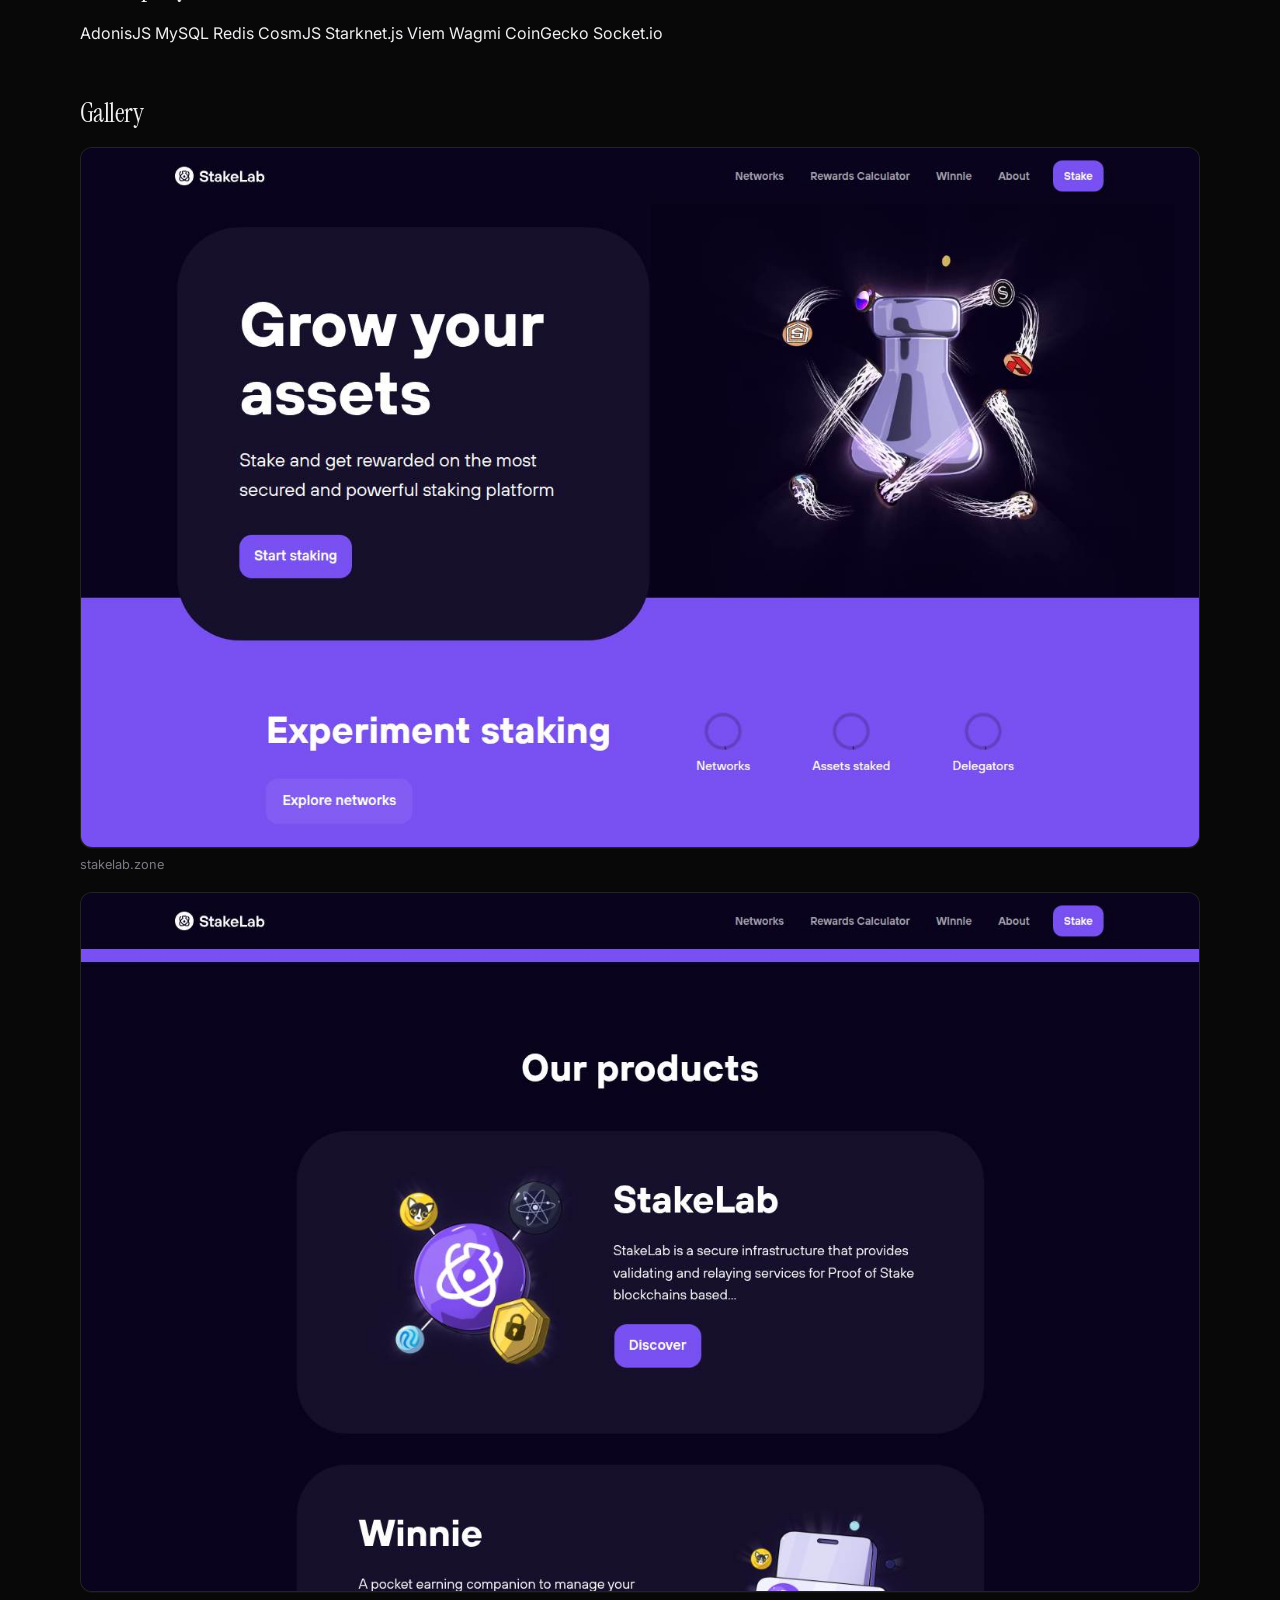
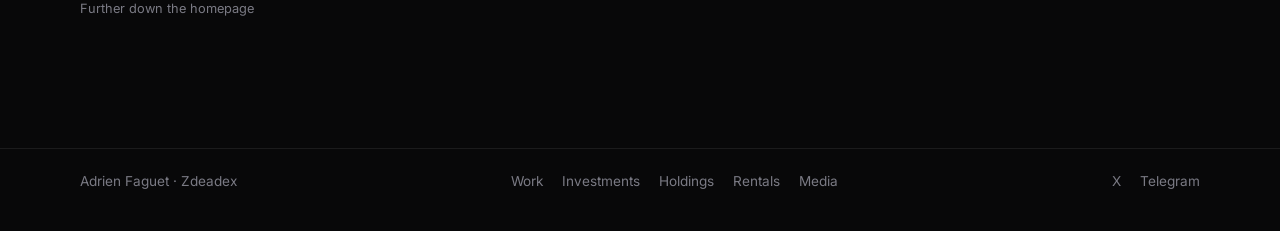
<file: experience/stakelab.html>
<!DOCTYPE html>
<html lang="en">
<head>
  <meta charset="UTF-8" />
  <meta name="viewport" content="width=device-width, initial-scale=1.0" />
  <meta name="description" content="Staking platform: frontend (React + Vite) and backend (AdonisJS), multi-chain." />
  <title>Stakelab: Adrien Faguet</title>
  <link rel="preconnect" href="https://fonts.googleapis.com" />
  <link rel="preconnect" href="https://fonts.gstatic.com" crossorigin />
  <link href="https://fonts.googleapis.com/css2?family=Inter:wght@400;500;600&family=Instrument+Serif&display=swap" rel="stylesheet" />
  <link rel="icon" href="data:image/svg+xml,%3Csvg xmlns='http://www.w3.org/2000/svg' viewBox='0 0 32 32'%3E%3Crect width='32' height='32' rx='7' fill='%231a1a18'/%3E%3Ctext x='16' y='22' text-anchor='middle' font-family='Georgia,serif' font-size='16' fill='%23f3f2ee'%3EA%3C/text%3E%3C/svg%3E" />
  <link rel="stylesheet" href="../styles.css?v=18" />
  <link rel="stylesheet" href="../experience.css?v=18" />
  <script>document.documentElement.classList.add('js')</script>
</head>
<body>
  <div class="noise" aria-hidden="true"></div>
  <div class="glow" aria-hidden="true"></div>
  <a class="skip" href="#content">Skip to content</a>
  <main id="content" class="case-wrap">
    <div class="wrap">
      <a class="back" href="../index.html"><span class="back__arrow" aria-hidden="true">←</span> Portfolio</a>
      <header class="case">
        <div class="case__id">
          <span class="logo-tile"><img class="logo" src="../assets/logos/stakelab.png" alt="" /></span>
          <h1>Stakelab</h1>
        </div>
        <p class="case__pitch">Staking platform: frontend (React + Vite) and backend (AdonisJS), multi-chain.</p>
        <div class="case__meta">
          <span class="badge badge--retired">Retired</span>
          <a class="ext" href="https://stakelab.zone" target="_blank" rel="noopener noreferrer">stakelab.zone <span class="ext__arrow" aria-hidden="true">↗</span></a>
        </div>
      </header>
      <div class="blocks">
      <section class="block reveal">
        <h2>Why I built it</h2>
        <div class="callout"><p class="callout__label">TODO</p><p>Why I built it is not stated in this portfolio or on the product site. Replace this note with the problem and the motivation.</p></div>
      </section>

      <section class="block reveal">
        <h2>Role</h2>
        <p>Founder of the Staking infrastructure managing $400M in assets</p>
      </section>

      <section class="block reveal">
        <h2>What it does</h2>
          <p>Staking platform: frontend (React + Vite) and backend (AdonisJS), multi-chain.</p>
          <p>The public site says “Stake and get rewarded on the most secured and powerful staking platform.” It describes StakeLab as secure infrastructure that provides validating and relaying services for Proof of Stake blockchains, and lists networks, a rewards calculator, and staking.</p>
      </section>

      <section class="block reveal">
        <h2>Key features</h2>
        <ul>
            <li>Networks and staking</li>
            <li>Rewards calculator</li>
            <li>Validating and relaying services for Proof of Stake blockchains, as described on the site</li>
          </ul>
      </section>

      <section class="block reveal">
        <h2>What was implemented</h2>
        <ul>
            <li>Monorepo: frontend (Vite + React) + backend (AdonisJS)</li>
            <li>WebSocket + REST API</li>
            <li>Multi-chain: Cosmos (CosmJS, Cosmos Kit), Starknet, EVM (Wagmi/Viem)</li>
          </ul>
      </section>

      <section class="block reveal">
        <h2>Stack</h2>
        <div class="pills pills--stack">
            <span class="pill pill--static">TypeScript</span>
            <span class="pill pill--static">React</span>
            <span class="pill pill--static">Vite</span>
            <span class="pill pill--static">Node.js</span>
            <span class="pill pill--static">AdonisJS</span>
          </div>
      </section>

      <section class="block reveal">
        <h2>Third-party services and APIs</h2>
        <div class="pills pills--stack">
            <span class="pill pill--static">AdonisJS</span>
            <span class="pill pill--static">MySQL</span>
            <span class="pill pill--static">Redis</span>
            <span class="pill pill--static">CosmJS</span>
            <span class="pill pill--static">Starknet.js</span>
            <span class="pill pill--static">Viem</span>
            <span class="pill pill--static">Wagmi</span>
            <span class="pill pill--static">CoinGecko</span>
            <span class="pill pill--static">Socket.io</span>
          </div>
      </section>

      <section class="block reveal">
        <h2>Gallery</h2>
        <div class="gallery">
        <figure class="shot">
          <a href="../assets/projects/stakelab/01-home.jpg">
            <img src="../assets/projects/stakelab/01-home.jpg" alt="StakeLab homepage" width="1440" height="900" loading="eager" decoding="async" />
          </a>
          <figcaption>stakelab.zone</figcaption>
        </figure>
        <figure class="shot">
          <a href="../assets/projects/stakelab/02-further.jpg">
            <img src="../assets/projects/stakelab/02-further.jpg" alt="Further down the StakeLab homepage" width="1440" height="900" loading="lazy" decoding="async" />
          </a>
          <figcaption>Further down the homepage</figcaption>
        </figure>
        </div>
      </section>
      </div>
    </div>
  </main>
  <footer class="site-footer">
    <div class="wrap">
      <span>Adrien Faguet · Zdeadex</span>
      <nav class="site-footer__nav" aria-label="Sections">
        <a href="../index.html#work">Work</a>
        <a href="../index.html#investments">Investments</a>
        <a href="../index.html#holdings">Holdings</a>
        <a href="../index.html#rentals">Rentals</a>
        <a href="../index.html#media">Media</a>
      </nav>
      <nav class="site-footer__nav" aria-label="Socials">
        <a href="https://x.com/zdeadex" target="_blank" rel="noopener noreferrer">X</a>
        <a href="https://t.me/zdeadex" target="_blank" rel="noopener noreferrer">Telegram</a>
      </nav>
    </div>
  </footer>
  <script src="../script.js?v=18"></script>
</body>
</html>
</file>
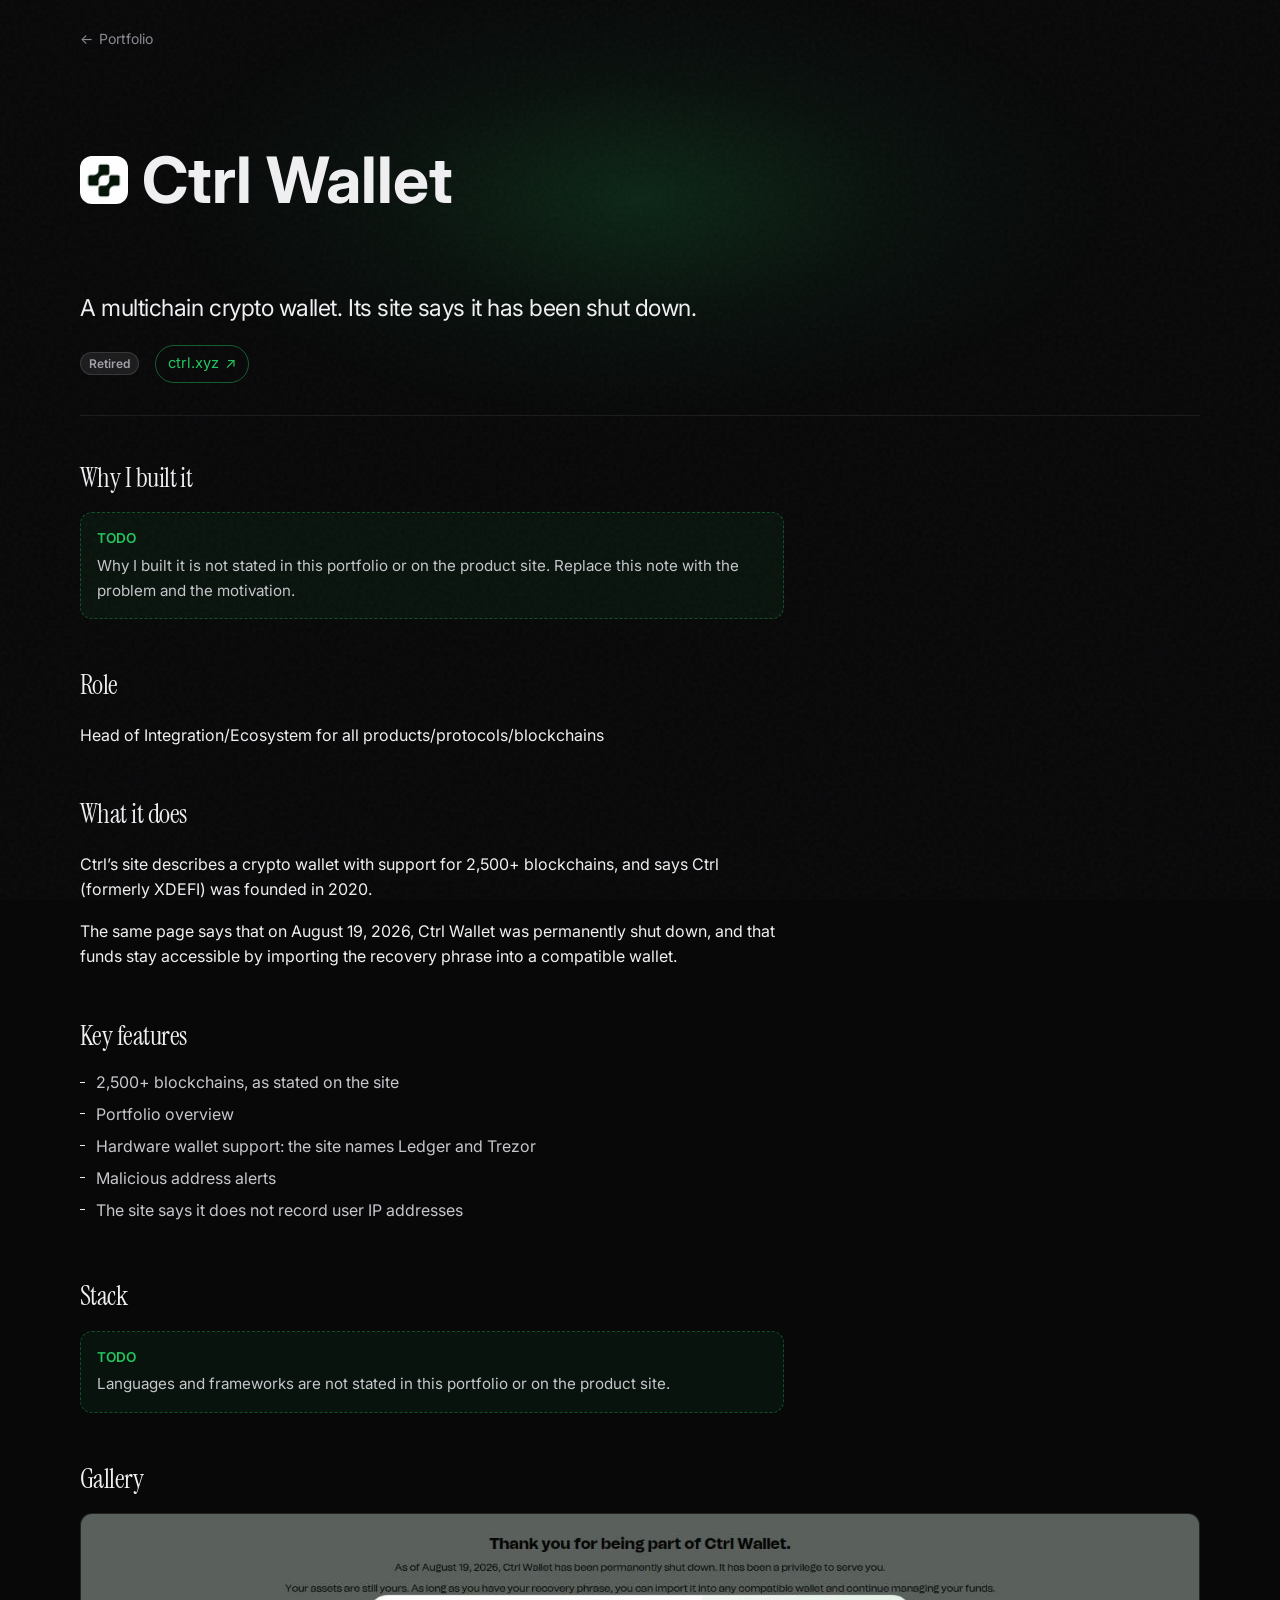
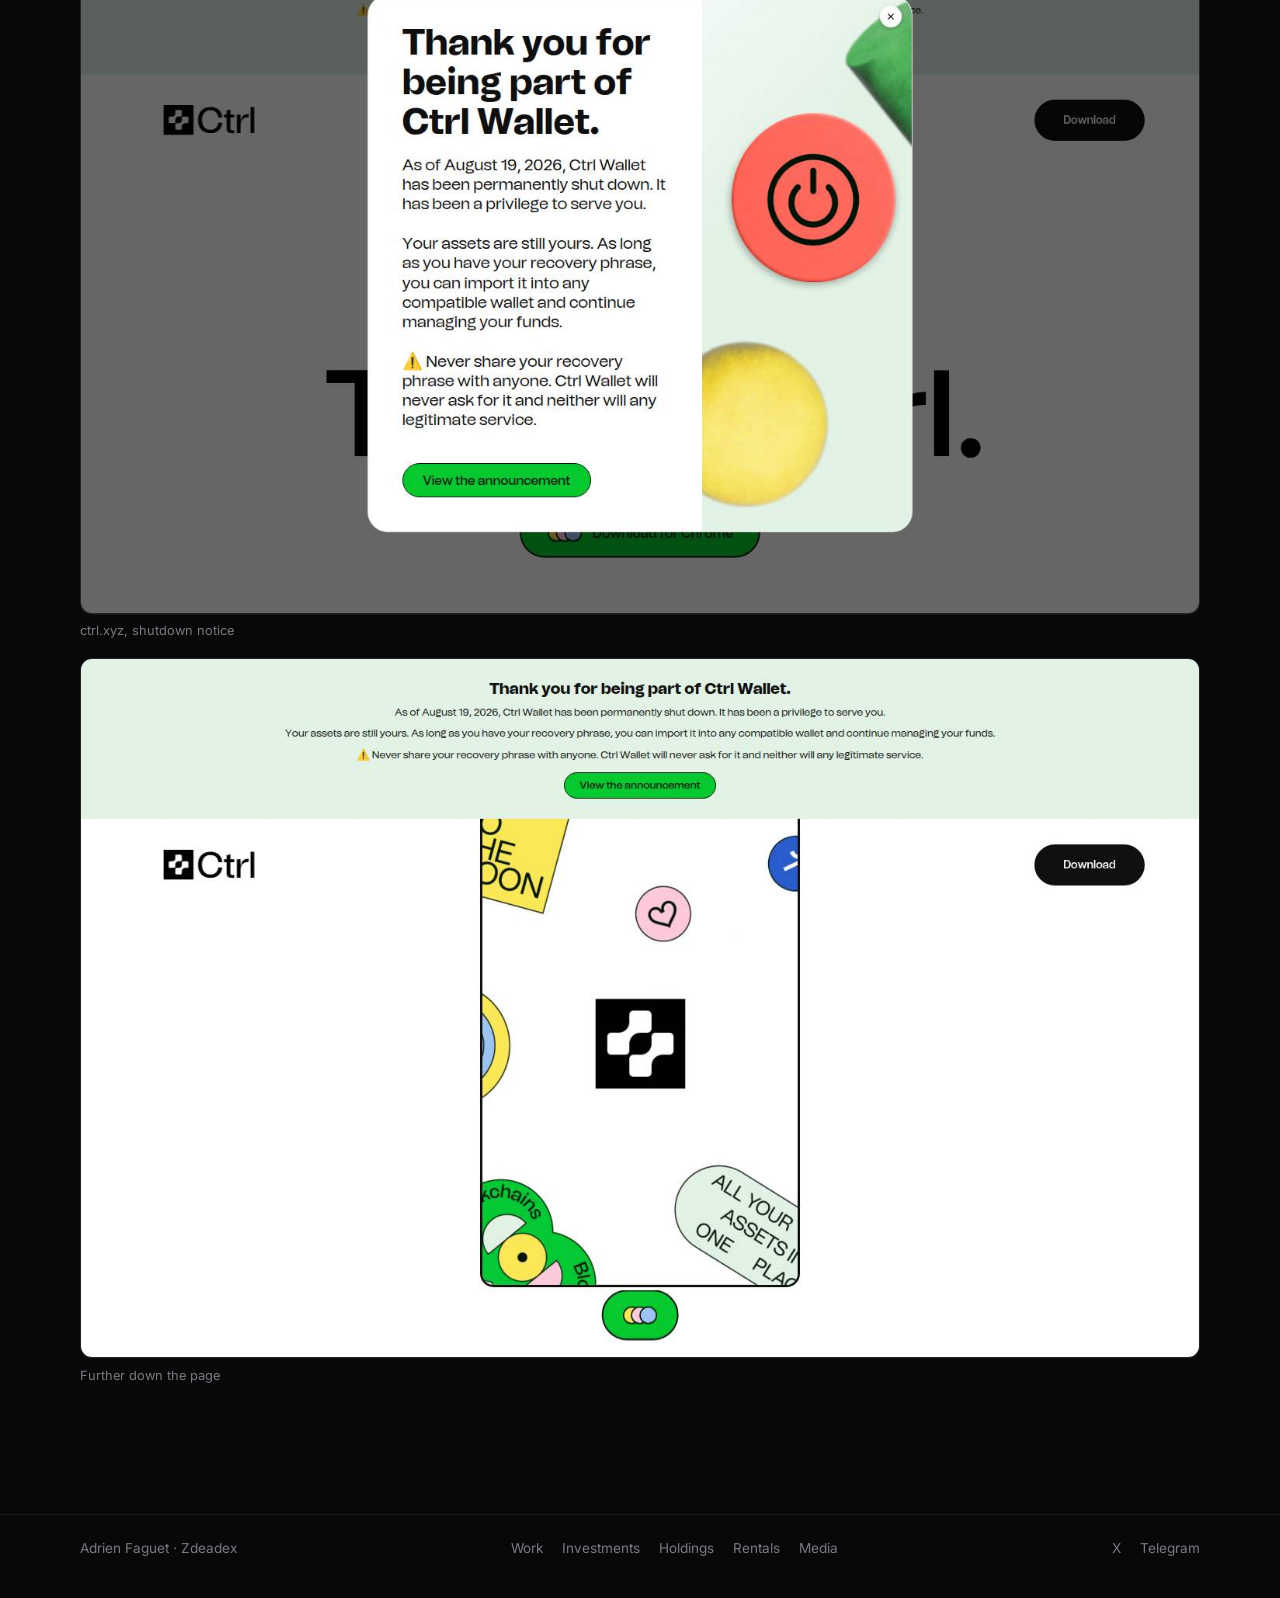
<file: projects/ctrl.html>
<!DOCTYPE html>
<html lang="en">
<head>
  <meta charset="UTF-8" />
  <meta name="viewport" content="width=device-width, initial-scale=1.0" />
  <meta name="description" content="A multichain crypto wallet. Its site says it has been shut down." />
  <title>Ctrl Wallet: Adrien Faguet</title>
  <link rel="preconnect" href="https://fonts.googleapis.com" />
  <link rel="preconnect" href="https://fonts.gstatic.com" crossorigin />
  <link href="https://fonts.googleapis.com/css2?family=Inter:wght@400;500;600&family=Instrument+Serif&display=swap" rel="stylesheet" />
  <link rel="icon" href="data:image/svg+xml,%3Csvg xmlns='http://www.w3.org/2000/svg' viewBox='0 0 32 32'%3E%3Crect width='32' height='32' rx='7' fill='%231a1a18'/%3E%3Ctext x='16' y='22' text-anchor='middle' font-family='Georgia,serif' font-size='16' fill='%23f3f2ee'%3EA%3C/text%3E%3C/svg%3E" />
  <link rel="stylesheet" href="../styles.css?v=18" />
  <link rel="stylesheet" href="../experience.css?v=18" />
  <script>document.documentElement.classList.add('js')</script>
</head>
<body>
  <div class="noise" aria-hidden="true"></div>
  <div class="glow" aria-hidden="true"></div>
  <a class="skip" href="#content">Skip to content</a>
  <main id="content" class="case-wrap">
    <div class="wrap">
      <a class="back" href="../index.html"><span class="back__arrow" aria-hidden="true">←</span> Portfolio</a>
      <header class="case">
        <div class="case__id">
          <span class="logo-tile"><img class="logo" src="../assets/logos/ctrl.png" alt="" /></span>
          <h1>Ctrl Wallet</h1>
        </div>
        <p class="case__pitch">A multichain crypto wallet. Its site says it has been shut down.</p>
        <div class="case__meta">
          <span class="badge badge--retired">Retired</span>
          <a class="ext" href="https://ctrl.xyz" target="_blank" rel="noopener noreferrer">ctrl.xyz <span class="ext__arrow" aria-hidden="true">↗</span></a>
        </div>
      </header>
      <div class="blocks">
      <section class="block reveal">
        <h2>Why I built it</h2>
        <div class="callout"><p class="callout__label">TODO</p><p>Why I built it is not stated in this portfolio or on the product site. Replace this note with the problem and the motivation.</p></div>
      </section>

      <section class="block reveal">
        <h2>Role</h2>
        <p>Head of Integration/Ecosystem for all products/protocols/blockchains</p>
      </section>

      <section class="block reveal">
        <h2>What it does</h2>
          <p>Ctrl’s site describes a crypto wallet with support for 2,500+ blockchains, and says Ctrl (formerly XDEFI) was founded in 2020.</p>
          <p>The same page says that on August 19, 2026, Ctrl Wallet was permanently shut down, and that funds stay accessible by importing the recovery phrase into a compatible wallet.</p>
      </section>

      <section class="block reveal">
        <h2>Key features</h2>
        <ul>
            <li>2,500+ blockchains, as stated on the site</li>
            <li>Portfolio overview</li>
            <li>Hardware wallet support: the site names Ledger and Trezor</li>
            <li>Malicious address alerts</li>
            <li>The site says it does not record user IP addresses</li>
          </ul>
      </section>

      <section class="block reveal"><h2>Stack</h2><div class="callout"><p class="callout__label">TODO</p><p>Languages and frameworks are not stated in this portfolio or on the product site.</p></div></section>

      <section class="block reveal">
        <h2>Gallery</h2>
        <div class="gallery">
        <figure class="shot">
          <a href="../assets/projects/ctrl/01-home.jpg">
            <img src="../assets/projects/ctrl/01-home.jpg" alt="Ctrl Wallet shutdown notice" width="1440" height="900" loading="eager" decoding="async" />
          </a>
          <figcaption>ctrl.xyz, shutdown notice</figcaption>
        </figure>
        <figure class="shot">
          <a href="../assets/projects/ctrl/02-further.jpg">
            <img src="../assets/projects/ctrl/02-further.jpg" alt="Ctrl Wallet page below the shutdown notice" width="1440" height="900" loading="lazy" decoding="async" />
          </a>
          <figcaption>Further down the page</figcaption>
        </figure>
        </div>
      </section>
      </div>
    </div>
  </main>
  <footer class="site-footer">
    <div class="wrap">
      <span>Adrien Faguet · Zdeadex</span>
      <nav class="site-footer__nav" aria-label="Sections">
        <a href="../index.html#work">Work</a>
        <a href="../index.html#investments">Investments</a>
        <a href="../index.html#holdings">Holdings</a>
        <a href="../index.html#rentals">Rentals</a>
        <a href="../index.html#media">Media</a>
      </nav>
      <nav class="site-footer__nav" aria-label="Socials">
        <a href="https://x.com/zdeadex" target="_blank" rel="noopener noreferrer">X</a>
        <a href="https://t.me/zdeadex" target="_blank" rel="noopener noreferrer">Telegram</a>
      </nav>
    </div>
  </footer>
  <script src="../script.js?v=18"></script>
</body>
</html>
</file>
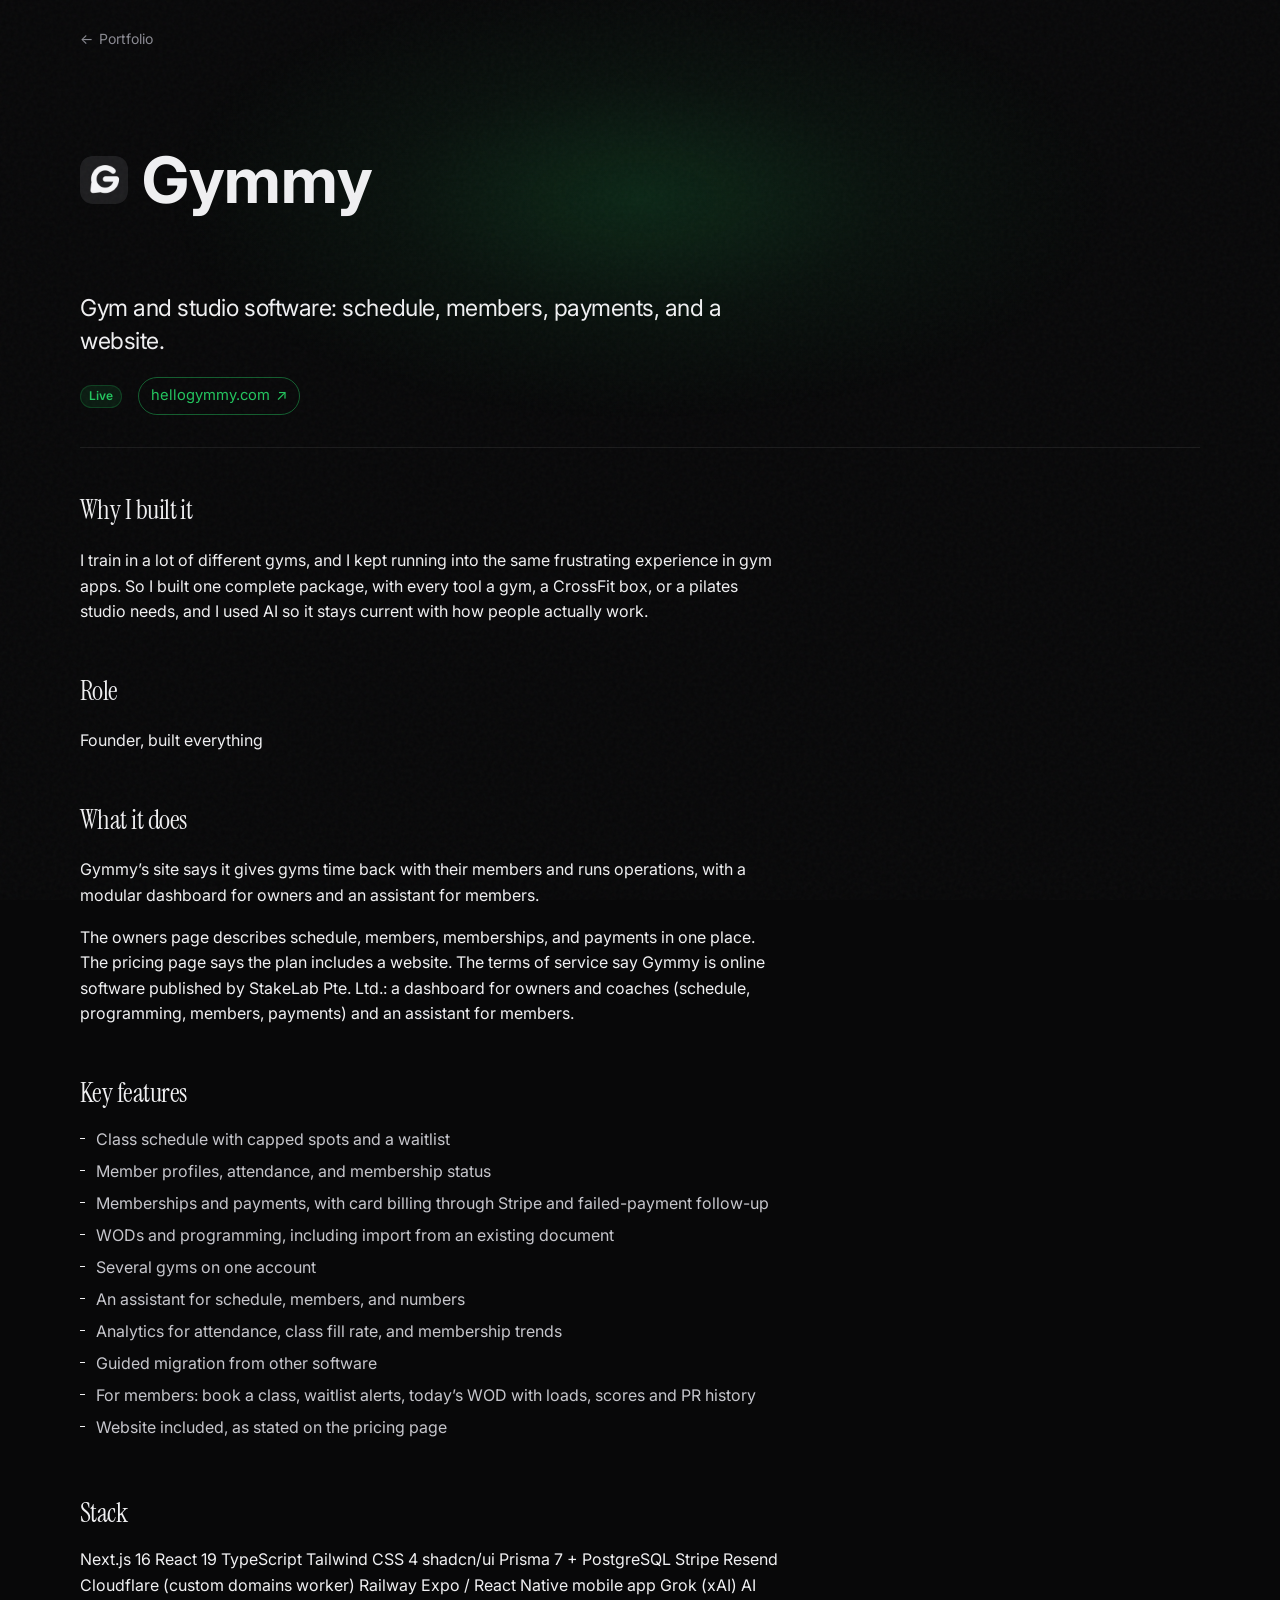
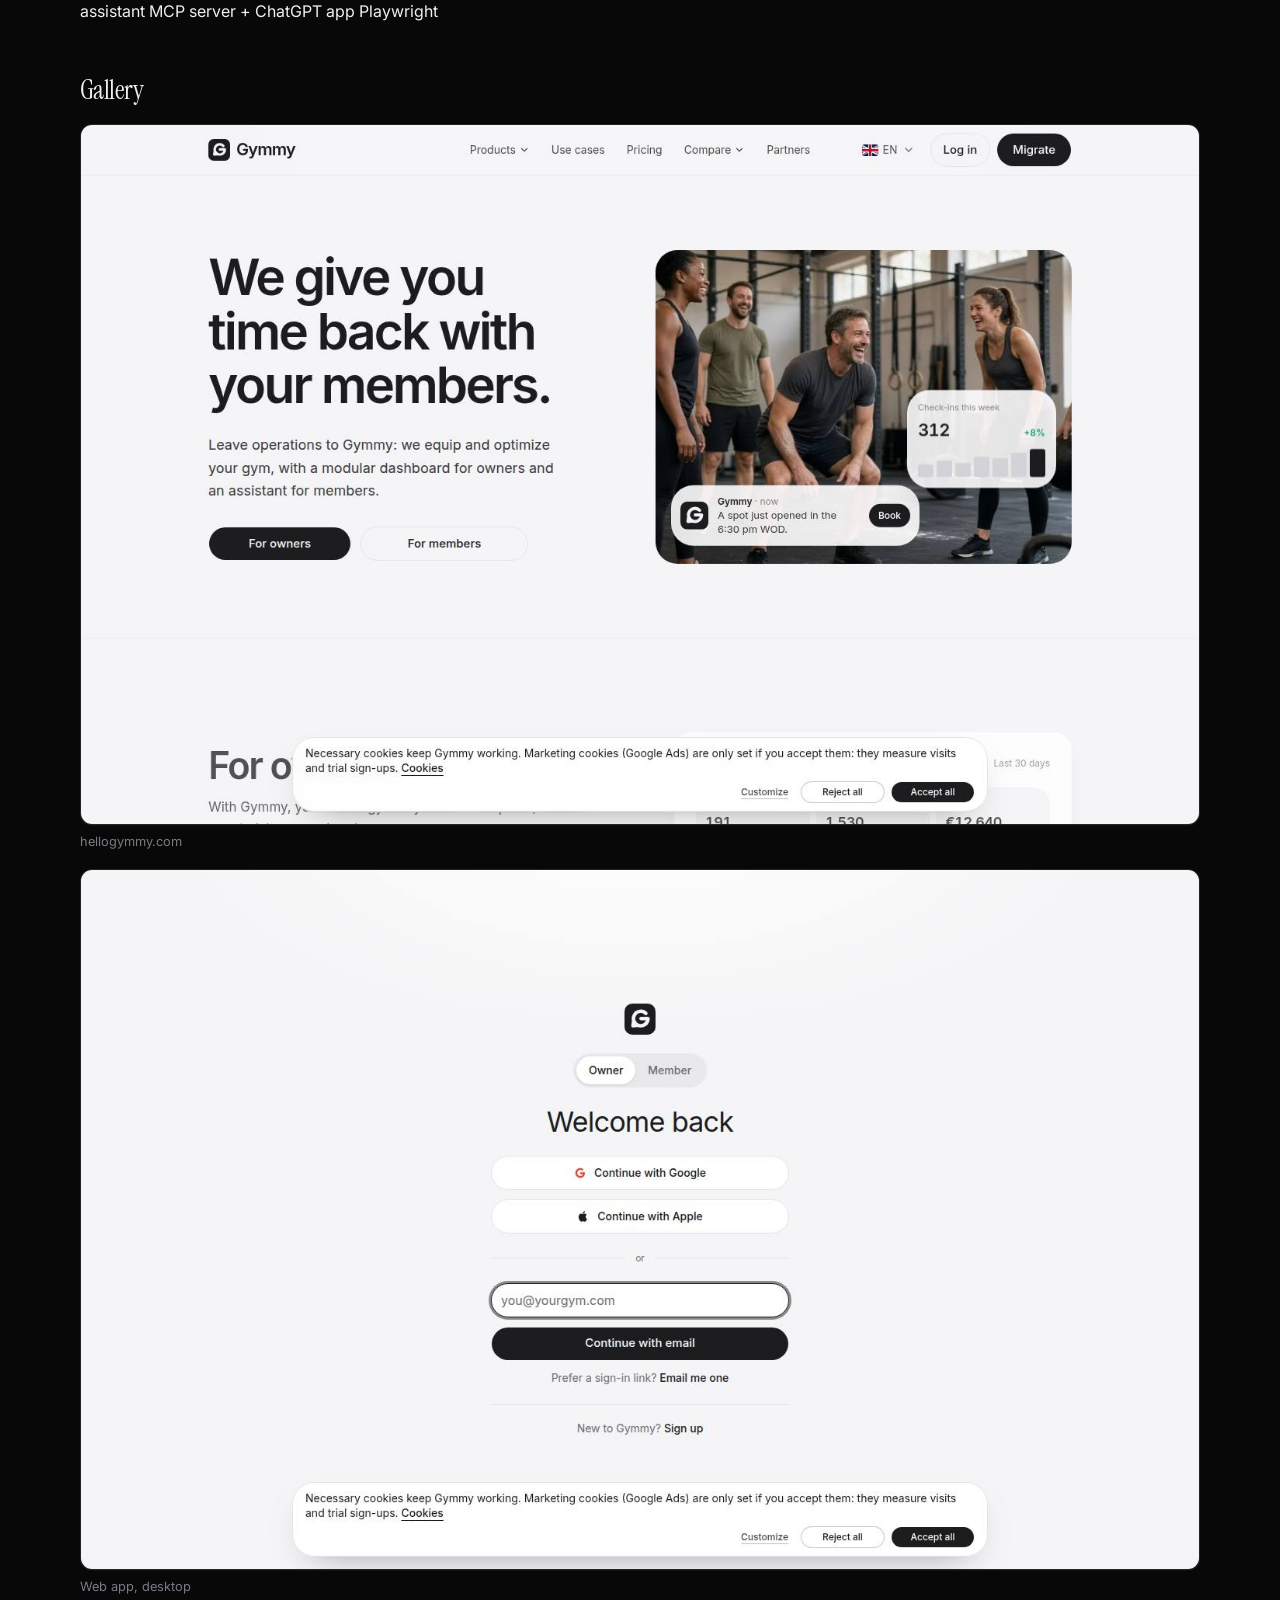
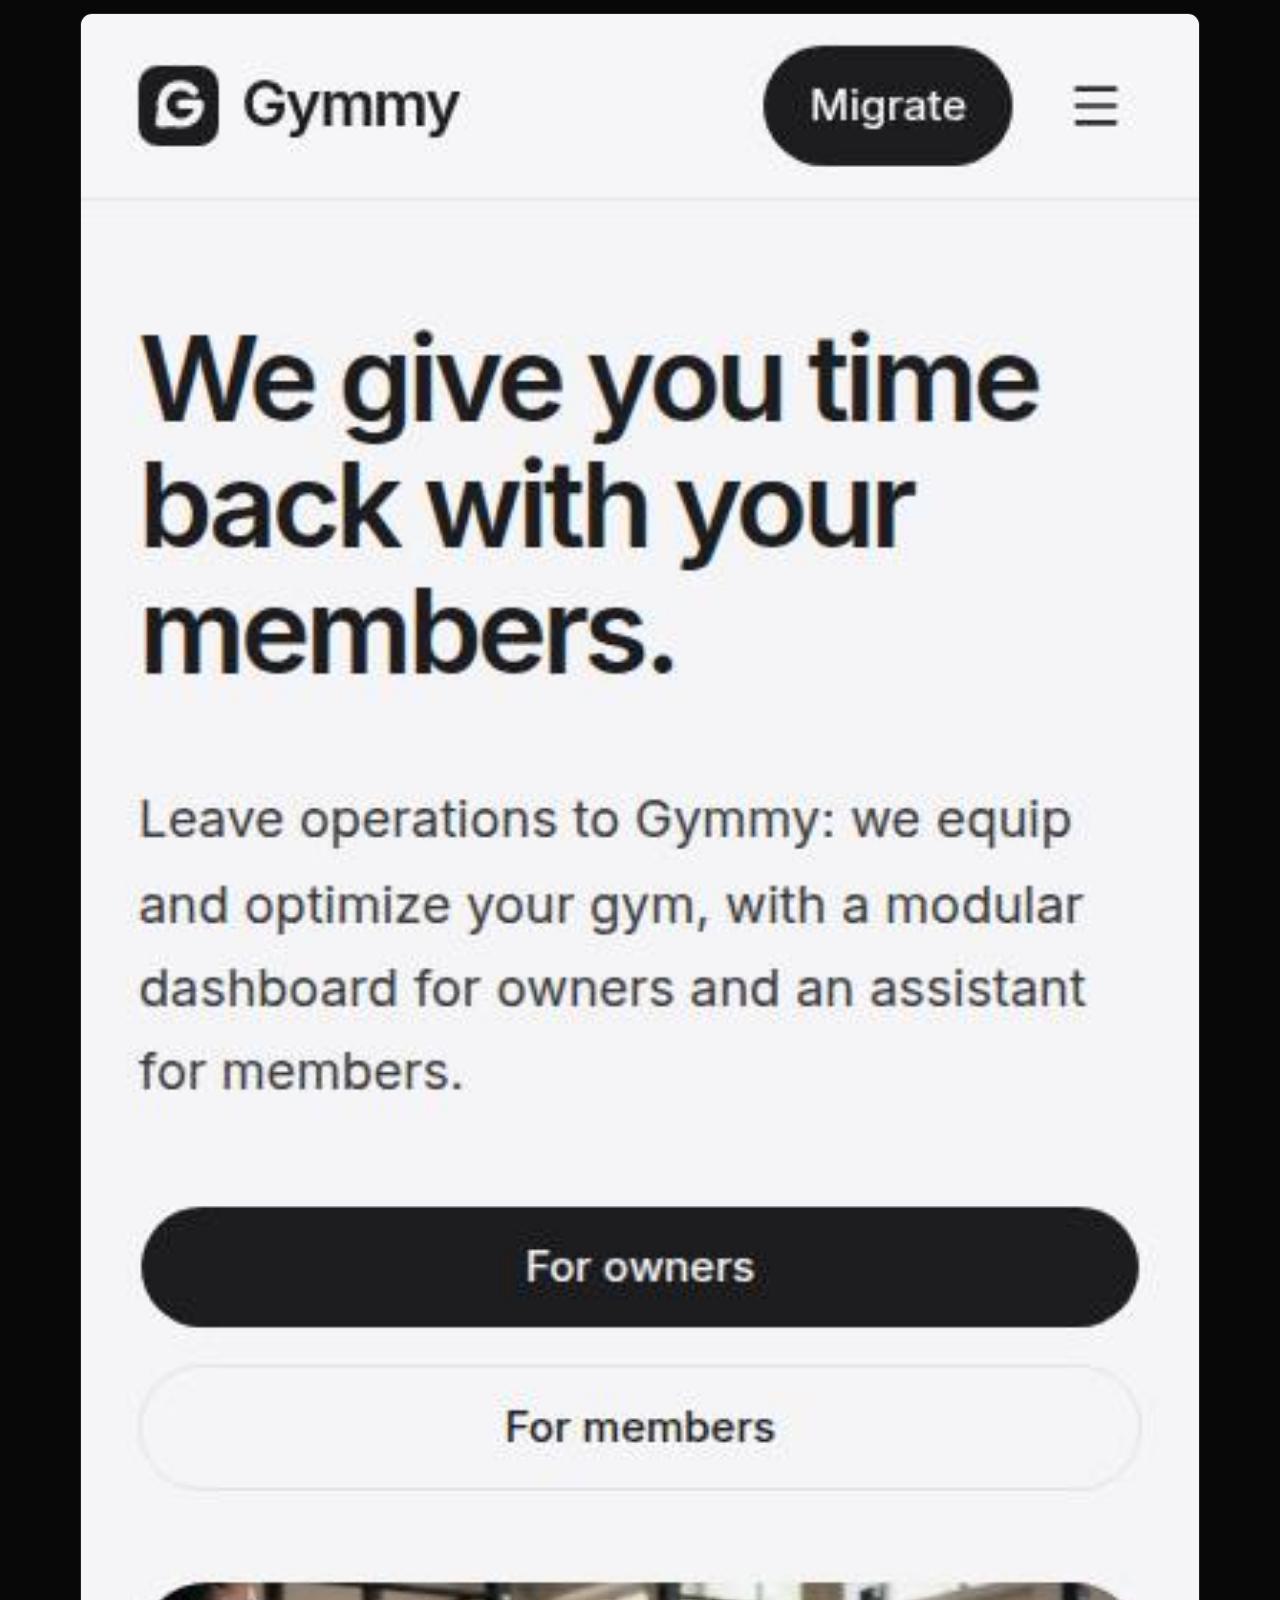
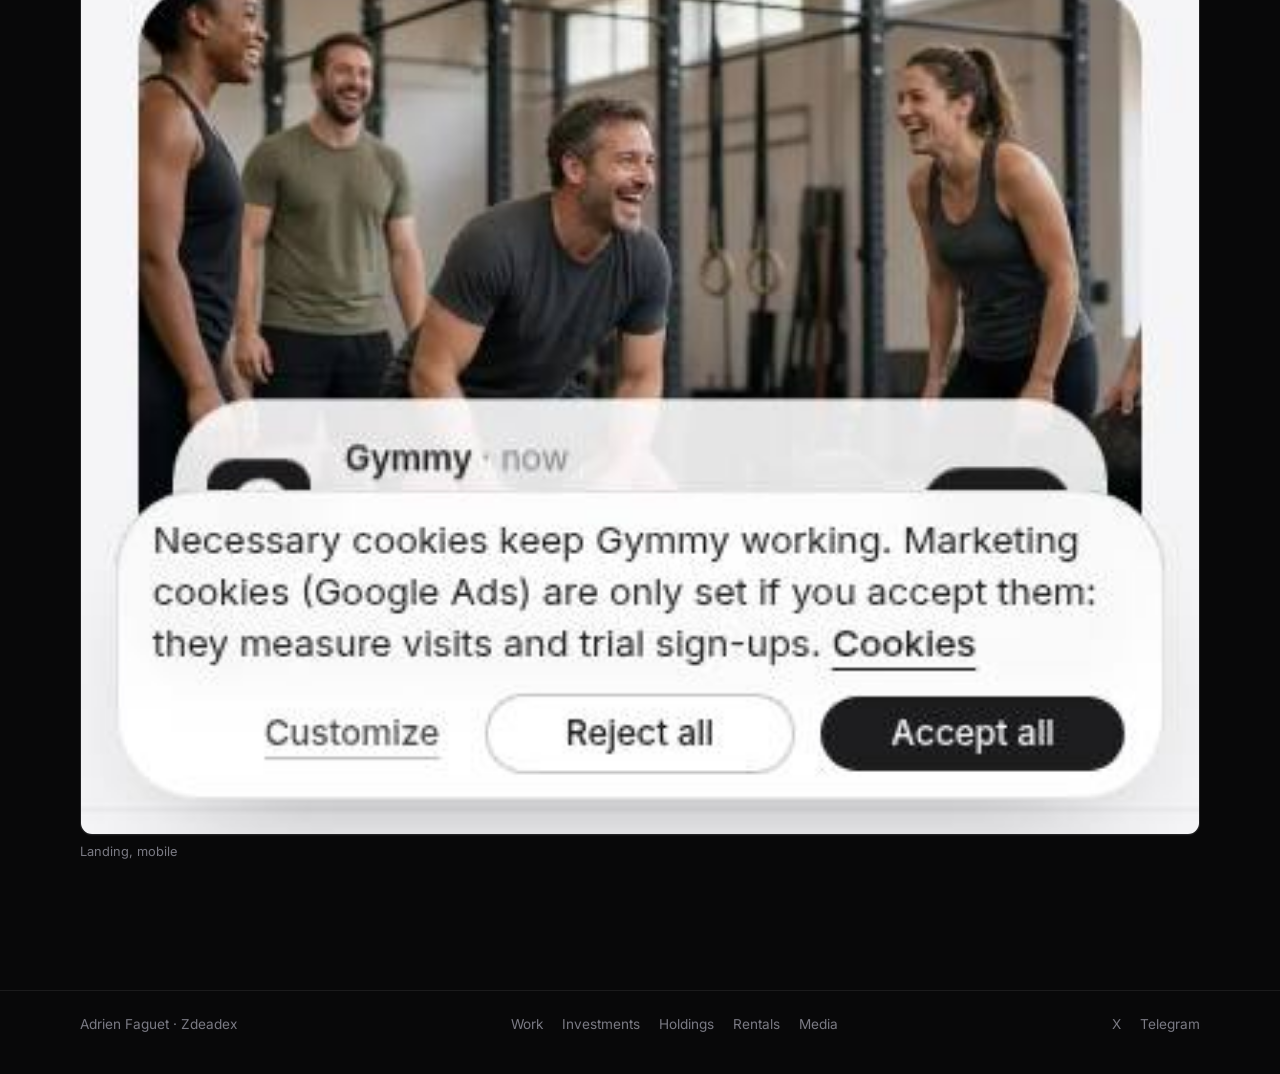
<file: projects/gymmy.html>
<!DOCTYPE html>
<html lang="en">
<head>
  <meta charset="UTF-8" />
  <meta name="viewport" content="width=device-width, initial-scale=1.0" />
  <meta name="description" content="Gym and studio software: schedule, members, payments, and a website." />
  <title>Gymmy: Adrien Faguet</title>
  <link rel="preconnect" href="https://fonts.googleapis.com" />
  <link rel="preconnect" href="https://fonts.gstatic.com" crossorigin />
  <link href="https://fonts.googleapis.com/css2?family=Inter:wght@400;500;600&family=Instrument+Serif&display=swap" rel="stylesheet" />
  <link rel="icon" href="data:image/svg+xml,%3Csvg xmlns='http://www.w3.org/2000/svg' viewBox='0 0 32 32'%3E%3Crect width='32' height='32' rx='7' fill='%231a1a18'/%3E%3Ctext x='16' y='22' text-anchor='middle' font-family='Georgia,serif' font-size='16' fill='%23f3f2ee'%3EA%3C/text%3E%3C/svg%3E" />
  <link rel="stylesheet" href="../styles.css?v=18" />
  <link rel="stylesheet" href="../experience.css?v=18" />
  <script>document.documentElement.classList.add('js')</script>
</head>
<body>
  <div class="noise" aria-hidden="true"></div>
  <div class="glow" aria-hidden="true"></div>
  <a class="skip" href="#content">Skip to content</a>
  <main id="content" class="case-wrap">
    <div class="wrap">
      <a class="back" href="../index.html"><span class="back__arrow" aria-hidden="true">←</span> Portfolio</a>
      <header class="case">
        <div class="case__id">
          <span class="logo-tile"><img class="logo" src="../assets/logos/gymmy.png" alt="" /></span>
          <h1>Gymmy</h1>
        </div>
        <p class="case__pitch">Gym and studio software: schedule, members, payments, and a website.</p>
        <div class="case__meta">
          <span class="badge badge--live">Live</span>
          <a class="ext" href="https://hellogymmy.com" target="_blank" rel="noopener noreferrer">hellogymmy.com <span class="ext__arrow" aria-hidden="true">↗</span></a>
        </div>
      </header>
      <div class="blocks">
      <section class="block reveal">
        <h2>Why I built it</h2>
        <p>I train in a lot of different gyms, and I kept running into the same frustrating experience in gym apps. So I built one complete package, with every tool a gym, a CrossFit box, or a pilates studio needs, and I used AI so it stays current with how people actually work.</p>
      </section>

      <section class="block reveal">
        <h2>Role</h2>
        <p>Founder, built everything</p>
      </section>

      <section class="block reveal">
        <h2>What it does</h2>
          <p>Gymmy’s site says it gives gyms time back with their members and runs operations, with a modular dashboard for owners and an assistant for members.</p>
          <p>The owners page describes schedule, members, memberships, and payments in one place. The pricing page says the plan includes a website. The terms of service say Gymmy is online software published by StakeLab Pte. Ltd.: a dashboard for owners and coaches (schedule, programming, members, payments) and an assistant for members.</p>
      </section>

      <section class="block reveal">
        <h2>Key features</h2>
        <ul>
            <li>Class schedule with capped spots and a waitlist</li>
            <li>Member profiles, attendance, and membership status</li>
            <li>Memberships and payments, with card billing through Stripe and failed-payment follow-up</li>
            <li>WODs and programming, including import from an existing document</li>
            <li>Several gyms on one account</li>
            <li>An assistant for schedule, members, and numbers</li>
            <li>Analytics for attendance, class fill rate, and membership trends</li>
            <li>Guided migration from other software</li>
            <li>For members: book a class, waitlist alerts, today’s WOD with loads, scores and PR history</li>
            <li>Website included, as stated on the pricing page</li>
          </ul>
      </section>

      <section class="block reveal">
        <h2>Stack</h2>
        <div class="pills pills--stack">
            <span class="pill pill--static">Next.js 16</span>
            <span class="pill pill--static">React 19</span>
            <span class="pill pill--static">TypeScript</span>
            <span class="pill pill--static">Tailwind CSS 4</span>
            <span class="pill pill--static">shadcn/ui</span>
            <span class="pill pill--static">Prisma 7 + PostgreSQL</span>
            <span class="pill pill--static">Stripe</span>
            <span class="pill pill--static">Resend</span>
            <span class="pill pill--static">Cloudflare (custom domains worker)</span>
            <span class="pill pill--static">Railway</span>
            <span class="pill pill--static">Expo / React Native mobile app</span>
            <span class="pill pill--static">Grok (xAI) AI assistant</span>
            <span class="pill pill--static">MCP server + ChatGPT app</span>
            <span class="pill pill--static">Playwright</span>
          </div>
      </section>

      <section class="block reveal">
        <h2>Gallery</h2>
        <div class="gallery">
        <figure class="shot">
          <a href="../assets/projects/gymmy/01-landing.jpg">
            <img src="../assets/projects/gymmy/01-landing.jpg" alt="Gymmy public landing" width="1440" height="900" loading="eager" decoding="async" />
          </a>
          <figcaption>hellogymmy.com</figcaption>
        </figure>
        <figure class="shot">
          <a href="../assets/projects/gymmy/02-app.jpg">
            <img src="../assets/projects/gymmy/02-app.jpg" alt="Gymmy web app sign-in on desktop" width="1440" height="900" loading="lazy" decoding="async" />
          </a>
          <figcaption>Web app, desktop</figcaption>
        </figure>
        <figure class="shot">
          <a href="../assets/projects/gymmy/03-mobile.jpg">
            <img src="../assets/projects/gymmy/03-mobile.jpg" alt="Gymmy landing on a phone" width="1440" height="900" loading="lazy" decoding="async" />
          </a>
          <figcaption>Landing, mobile</figcaption>
        </figure>
        </div>
      </section>
      </div>
    </div>
  </main>
  <footer class="site-footer">
    <div class="wrap">
      <span>Adrien Faguet · Zdeadex</span>
      <nav class="site-footer__nav" aria-label="Sections">
        <a href="../index.html#work">Work</a>
        <a href="../index.html#investments">Investments</a>
        <a href="../index.html#holdings">Holdings</a>
        <a href="../index.html#rentals">Rentals</a>
        <a href="../index.html#media">Media</a>
      </nav>
      <nav class="site-footer__nav" aria-label="Socials">
        <a href="https://x.com/zdeadex" target="_blank" rel="noopener noreferrer">X</a>
        <a href="https://t.me/zdeadex" target="_blank" rel="noopener noreferrer">Telegram</a>
      </nav>
    </div>
  </footer>
  <script src="../script.js?v=18"></script>
</body>
</html>
</file>
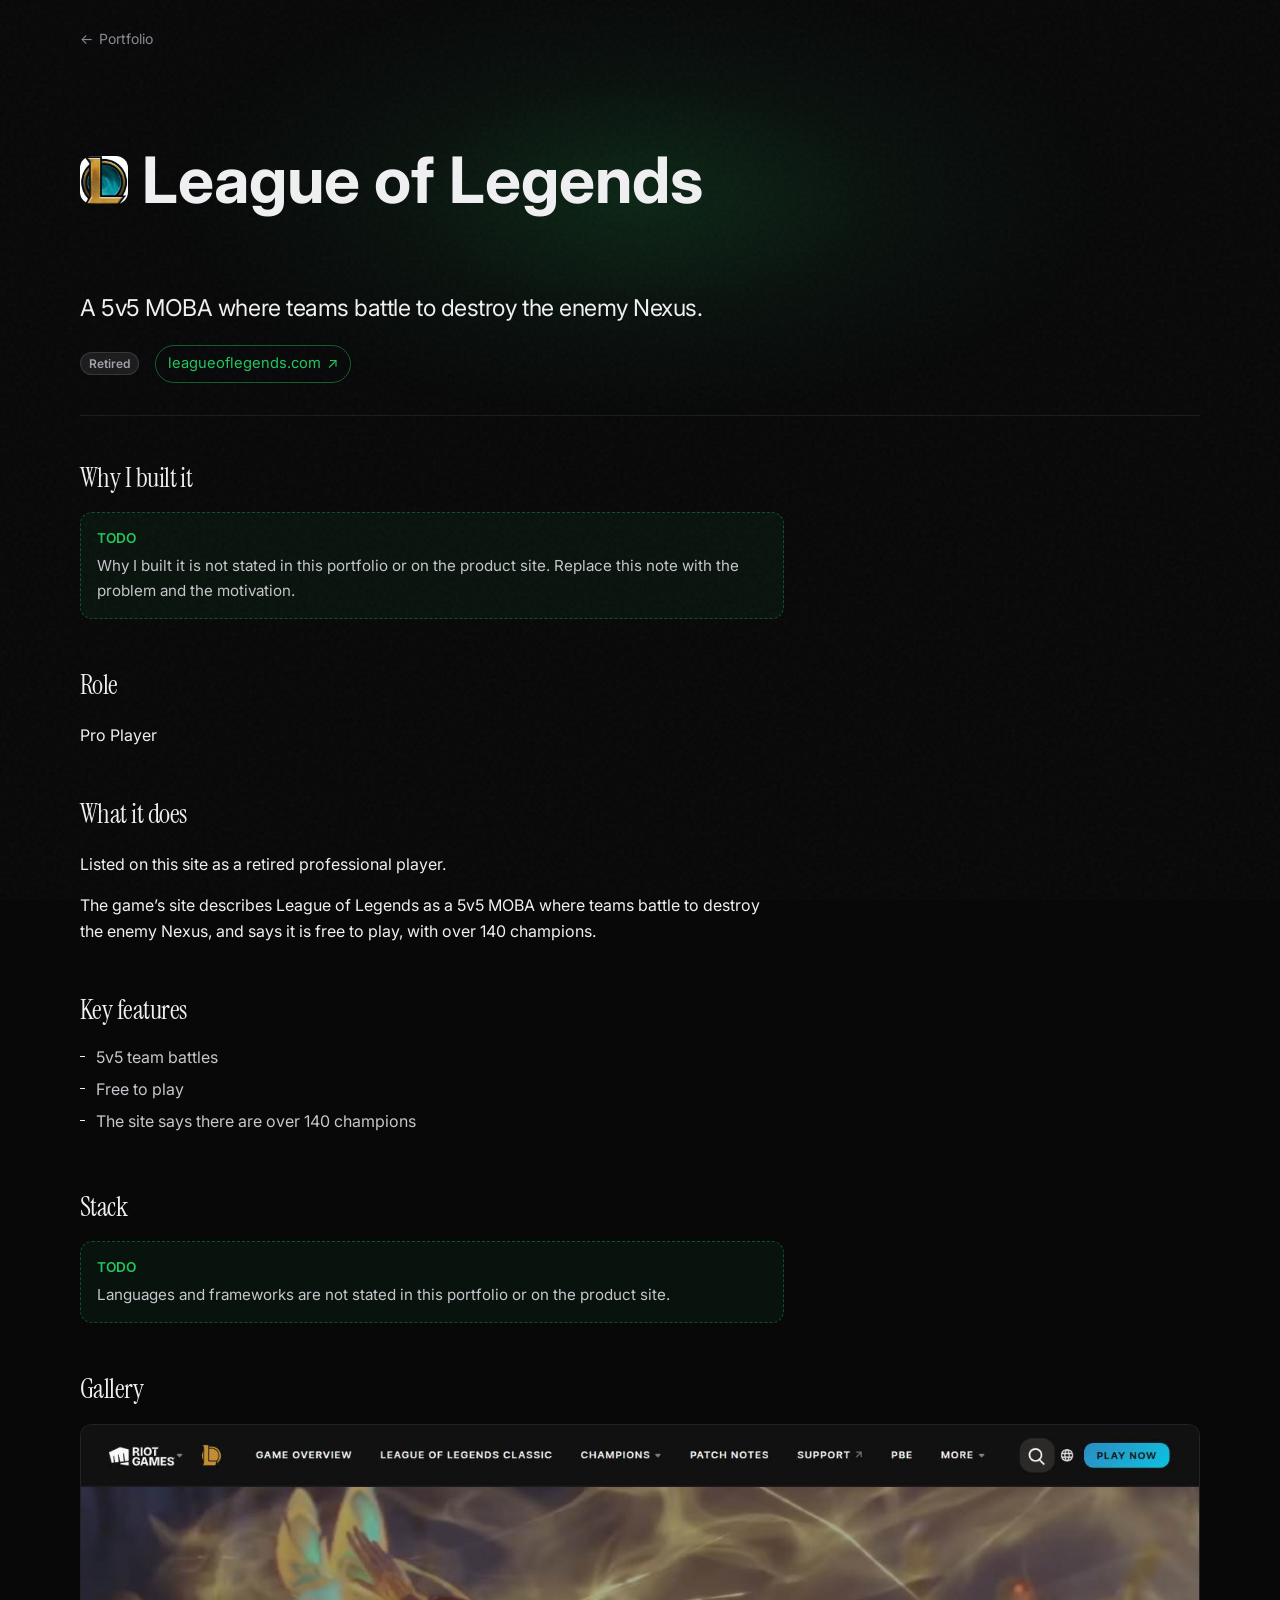
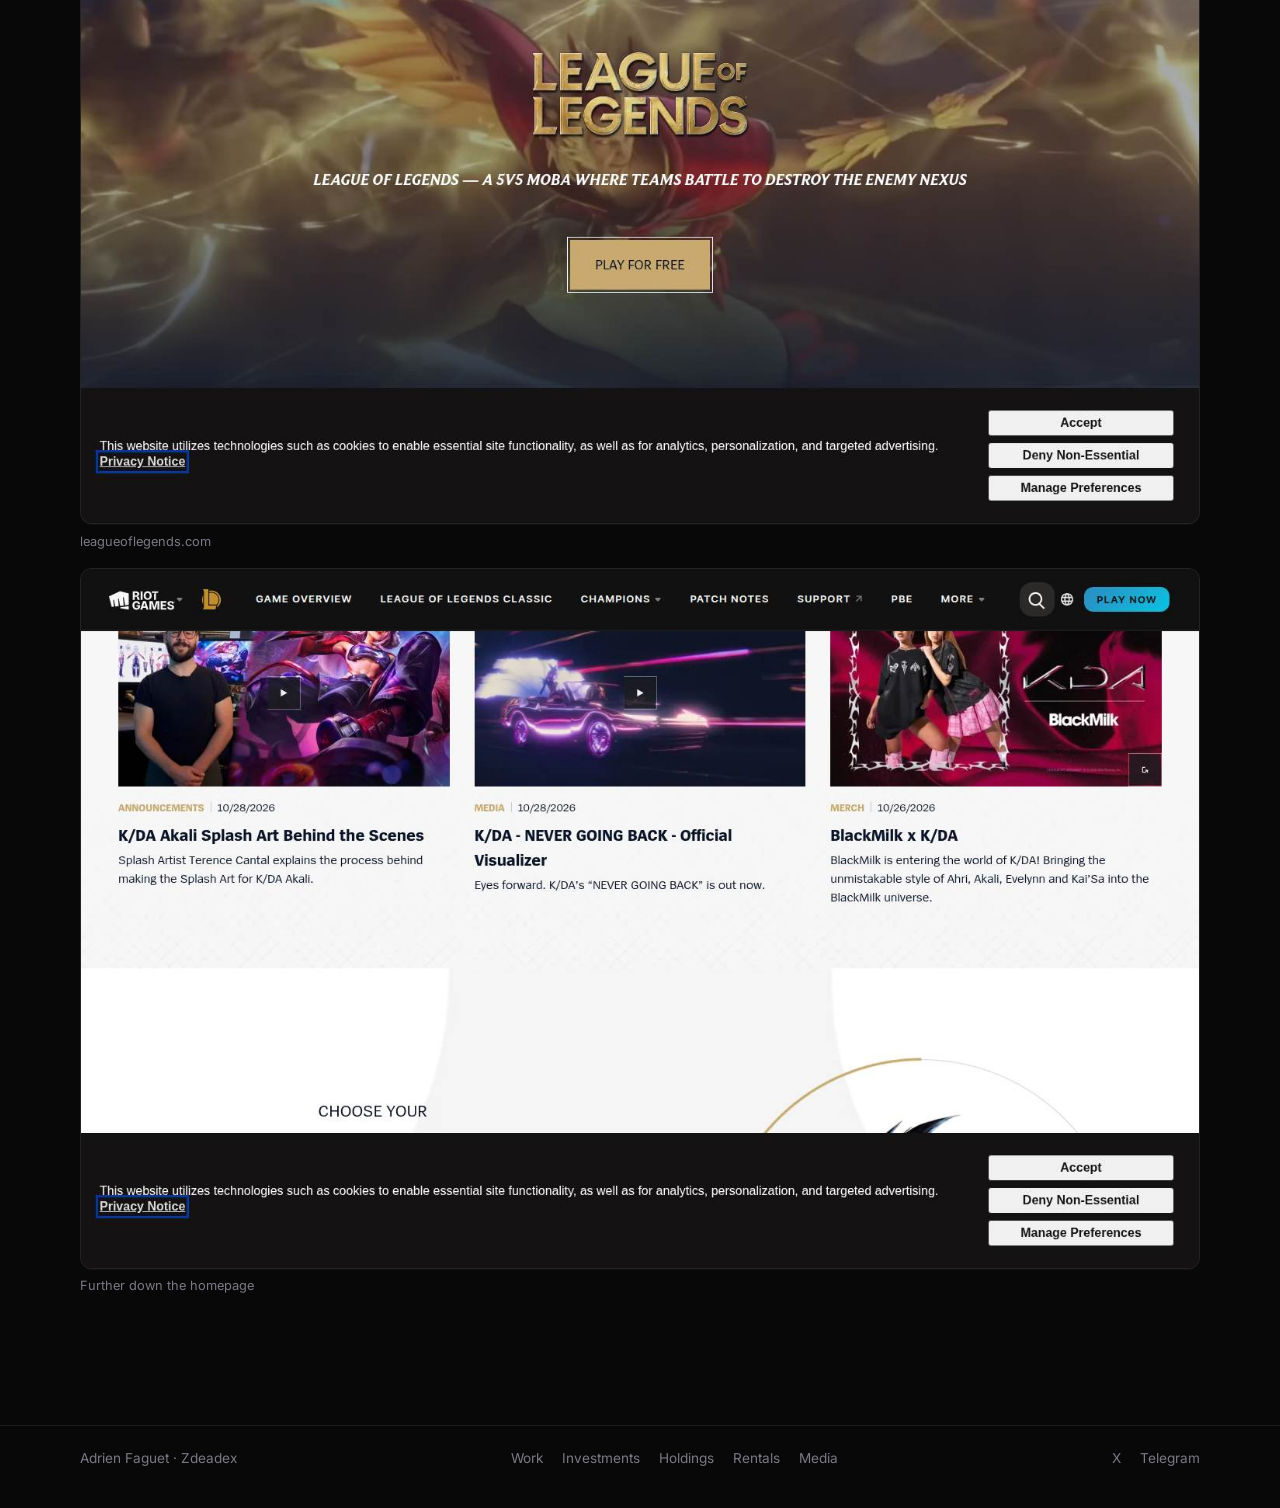
<file: projects/league-of-legends.html>
<!DOCTYPE html>
<html lang="en">
<head>
  <meta charset="UTF-8" />
  <meta name="viewport" content="width=device-width, initial-scale=1.0" />
  <meta name="description" content="A 5v5 MOBA where teams battle to destroy the enemy Nexus." />
  <title>League of Legends: Adrien Faguet</title>
  <link rel="preconnect" href="https://fonts.googleapis.com" />
  <link rel="preconnect" href="https://fonts.gstatic.com" crossorigin />
  <link href="https://fonts.googleapis.com/css2?family=Inter:wght@400;500;600&family=Instrument+Serif&display=swap" rel="stylesheet" />
  <link rel="icon" href="data:image/svg+xml,%3Csvg xmlns='http://www.w3.org/2000/svg' viewBox='0 0 32 32'%3E%3Crect width='32' height='32' rx='7' fill='%231a1a18'/%3E%3Ctext x='16' y='22' text-anchor='middle' font-family='Georgia,serif' font-size='16' fill='%23f3f2ee'%3EA%3C/text%3E%3C/svg%3E" />
  <link rel="stylesheet" href="../styles.css?v=18" />
  <link rel="stylesheet" href="../experience.css?v=18" />
  <script>document.documentElement.classList.add('js')</script>
</head>
<body>
  <div class="noise" aria-hidden="true"></div>
  <div class="glow" aria-hidden="true"></div>
  <a class="skip" href="#content">Skip to content</a>
  <main id="content" class="case-wrap">
    <div class="wrap">
      <a class="back" href="../index.html"><span class="back__arrow" aria-hidden="true">←</span> Portfolio</a>
      <header class="case">
        <div class="case__id">
          <span class="logo-tile"><img class="logo" src="../assets/logos/lol.png" alt="" /></span>
          <h1>League of Legends</h1>
        </div>
        <p class="case__pitch">A 5v5 MOBA where teams battle to destroy the enemy Nexus.</p>
        <div class="case__meta">
          <span class="badge badge--retired">Retired</span>
          <a class="ext" href="https://www.leagueoflegends.com" target="_blank" rel="noopener noreferrer">leagueoflegends.com <span class="ext__arrow" aria-hidden="true">↗</span></a>
        </div>
      </header>
      <div class="blocks">
      <section class="block reveal">
        <h2>Why I built it</h2>
        <div class="callout"><p class="callout__label">TODO</p><p>Why I built it is not stated in this portfolio or on the product site. Replace this note with the problem and the motivation.</p></div>
      </section>

      <section class="block reveal">
        <h2>Role</h2>
        <p>Pro Player</p>
      </section>

      <section class="block reveal">
        <h2>What it does</h2>
          <p>Listed on this site as a retired professional player.</p>
          <p>The game’s site describes League of Legends as a 5v5 MOBA where teams battle to destroy the enemy Nexus, and says it is free to play, with over 140 champions.</p>
      </section>

      <section class="block reveal">
        <h2>Key features</h2>
        <ul>
            <li>5v5 team battles</li>
            <li>Free to play</li>
            <li>The site says there are over 140 champions</li>
          </ul>
      </section>

      <section class="block reveal"><h2>Stack</h2><div class="callout"><p class="callout__label">TODO</p><p>Languages and frameworks are not stated in this portfolio or on the product site.</p></div></section>

      <section class="block reveal">
        <h2>Gallery</h2>
        <div class="gallery">
        <figure class="shot">
          <a href="../assets/projects/league-of-legends/01-home.jpg">
            <img src="../assets/projects/league-of-legends/01-home.jpg" alt="League of Legends homepage" width="1440" height="900" loading="eager" decoding="async" />
          </a>
          <figcaption>leagueoflegends.com</figcaption>
        </figure>
        <figure class="shot">
          <a href="../assets/projects/league-of-legends/02-further.jpg">
            <img src="../assets/projects/league-of-legends/02-further.jpg" alt="Further down the League of Legends homepage" width="1440" height="900" loading="lazy" decoding="async" />
          </a>
          <figcaption>Further down the homepage</figcaption>
        </figure>
        </div>
      </section>
      </div>
    </div>
  </main>
  <footer class="site-footer">
    <div class="wrap">
      <span>Adrien Faguet · Zdeadex</span>
      <nav class="site-footer__nav" aria-label="Sections">
        <a href="../index.html#work">Work</a>
        <a href="../index.html#investments">Investments</a>
        <a href="../index.html#holdings">Holdings</a>
        <a href="../index.html#rentals">Rentals</a>
        <a href="../index.html#media">Media</a>
      </nav>
      <nav class="site-footer__nav" aria-label="Socials">
        <a href="https://x.com/zdeadex" target="_blank" rel="noopener noreferrer">X</a>
        <a href="https://t.me/zdeadex" target="_blank" rel="noopener noreferrer">Telegram</a>
      </nav>
    </div>
  </footer>
  <script src="../script.js?v=18"></script>
</body>
</html>
</file>
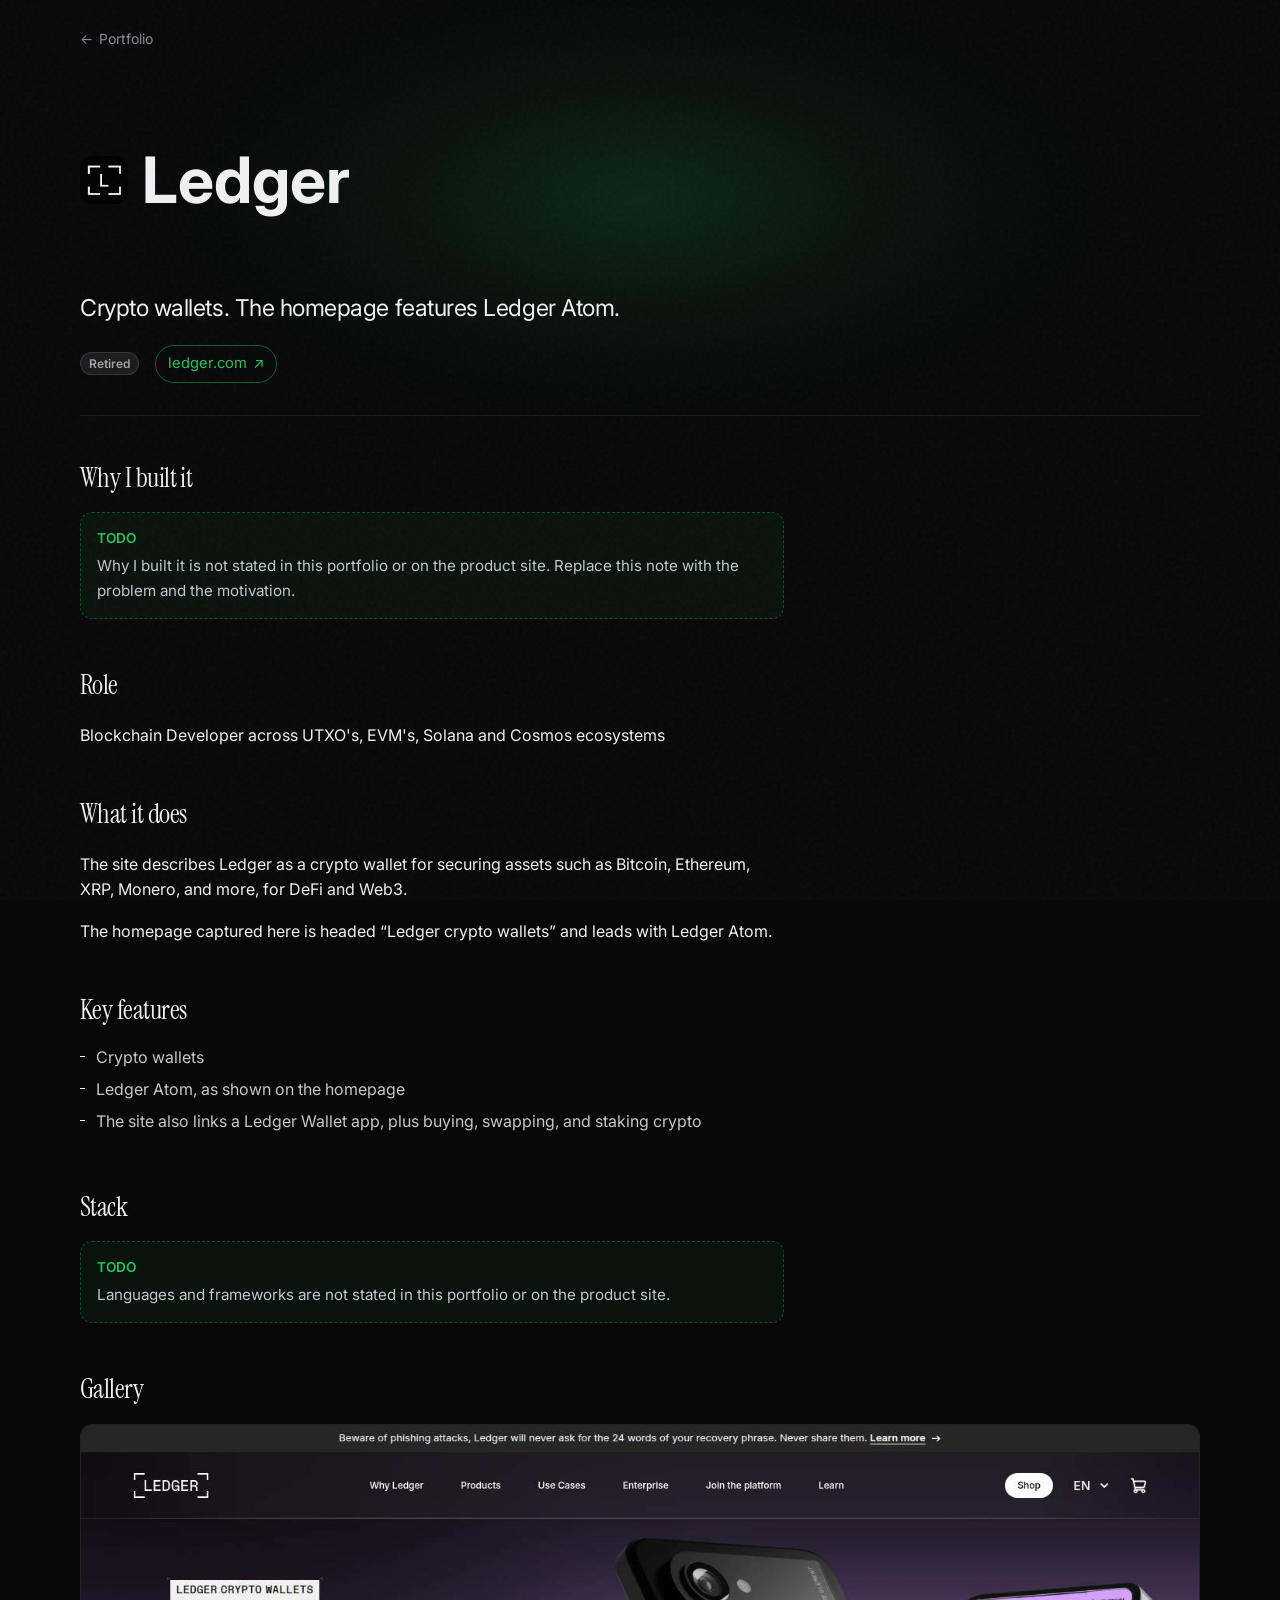
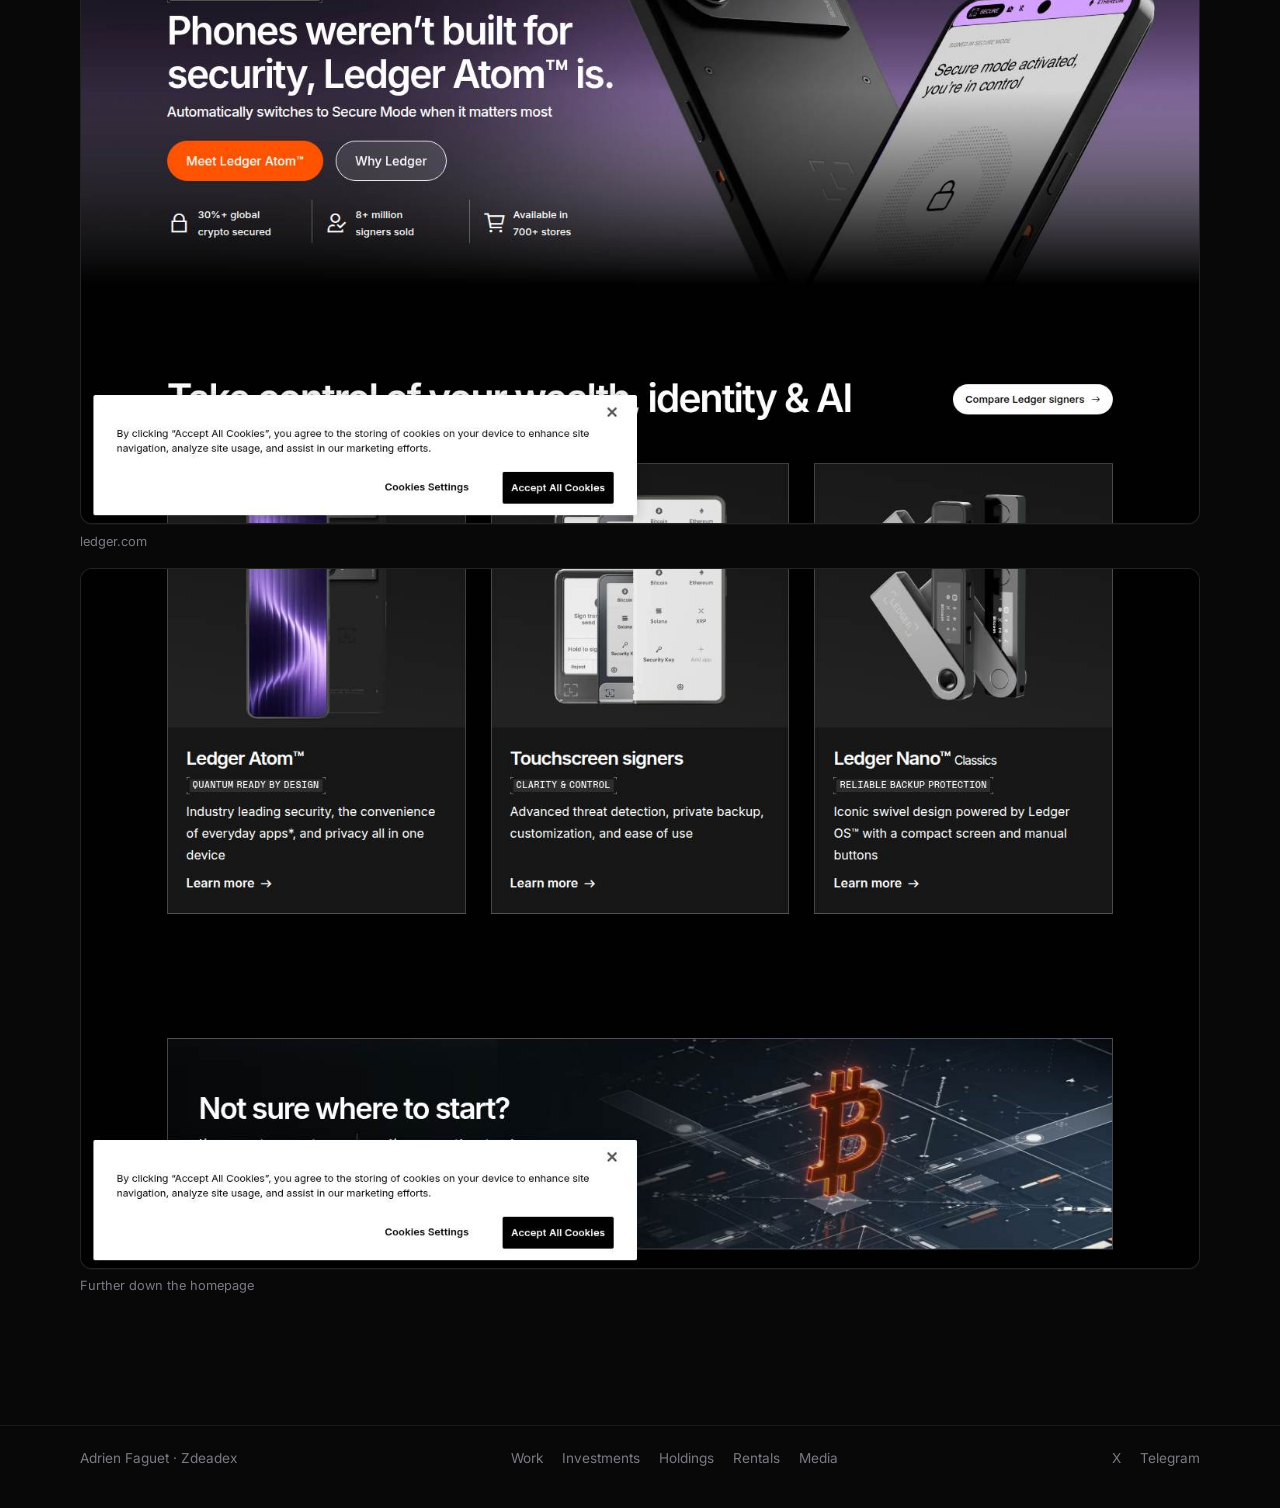
<file: projects/ledger.html>
<!DOCTYPE html>
<html lang="en">
<head>
  <meta charset="UTF-8" />
  <meta name="viewport" content="width=device-width, initial-scale=1.0" />
  <meta name="description" content="Crypto wallets. The homepage features Ledger Atom." />
  <title>Ledger: Adrien Faguet</title>
  <link rel="preconnect" href="https://fonts.googleapis.com" />
  <link rel="preconnect" href="https://fonts.gstatic.com" crossorigin />
  <link href="https://fonts.googleapis.com/css2?family=Inter:wght@400;500;600&family=Instrument+Serif&display=swap" rel="stylesheet" />
  <link rel="icon" href="data:image/svg+xml,%3Csvg xmlns='http://www.w3.org/2000/svg' viewBox='0 0 32 32'%3E%3Crect width='32' height='32' rx='7' fill='%231a1a18'/%3E%3Ctext x='16' y='22' text-anchor='middle' font-family='Georgia,serif' font-size='16' fill='%23f3f2ee'%3EA%3C/text%3E%3C/svg%3E" />
  <link rel="stylesheet" href="../styles.css?v=18" />
  <link rel="stylesheet" href="../experience.css?v=18" />
  <script>document.documentElement.classList.add('js')</script>
</head>
<body>
  <div class="noise" aria-hidden="true"></div>
  <div class="glow" aria-hidden="true"></div>
  <a class="skip" href="#content">Skip to content</a>
  <main id="content" class="case-wrap">
    <div class="wrap">
      <a class="back" href="../index.html"><span class="back__arrow" aria-hidden="true">←</span> Portfolio</a>
      <header class="case">
        <div class="case__id">
          <span class="logo-tile"><img class="logo" src="../assets/logos/ledger.png" alt="" /></span>
          <h1>Ledger</h1>
        </div>
        <p class="case__pitch">Crypto wallets. The homepage features Ledger Atom.</p>
        <div class="case__meta">
          <span class="badge badge--retired">Retired</span>
          <a class="ext" href="https://www.ledger.com" target="_blank" rel="noopener noreferrer">ledger.com <span class="ext__arrow" aria-hidden="true">↗</span></a>
        </div>
      </header>
      <div class="blocks">
      <section class="block reveal">
        <h2>Why I built it</h2>
        <div class="callout"><p class="callout__label">TODO</p><p>Why I built it is not stated in this portfolio or on the product site. Replace this note with the problem and the motivation.</p></div>
      </section>

      <section class="block reveal">
        <h2>Role</h2>
        <p>Blockchain Developer across UTXO's, EVM's, Solana and Cosmos ecosystems</p>
      </section>

      <section class="block reveal">
        <h2>What it does</h2>
          <p>The site describes Ledger as a crypto wallet for securing assets such as Bitcoin, Ethereum, XRP, Monero, and more, for DeFi and Web3.</p>
          <p>The homepage captured here is headed “Ledger crypto wallets” and leads with Ledger Atom.</p>
      </section>

      <section class="block reveal">
        <h2>Key features</h2>
        <ul>
            <li>Crypto wallets</li>
            <li>Ledger Atom, as shown on the homepage</li>
            <li>The site also links a Ledger Wallet app, plus buying, swapping, and staking crypto</li>
          </ul>
      </section>

      <section class="block reveal"><h2>Stack</h2><div class="callout"><p class="callout__label">TODO</p><p>Languages and frameworks are not stated in this portfolio or on the product site.</p></div></section>

      <section class="block reveal">
        <h2>Gallery</h2>
        <div class="gallery">
        <figure class="shot">
          <a href="../assets/projects/ledger/01-home.jpg">
            <img src="../assets/projects/ledger/01-home.jpg" alt="Ledger homepage featuring Ledger Atom" width="1440" height="900" loading="eager" decoding="async" />
          </a>
          <figcaption>ledger.com</figcaption>
        </figure>
        <figure class="shot">
          <a href="../assets/projects/ledger/02-further.jpg">
            <img src="../assets/projects/ledger/02-further.jpg" alt="Further down the Ledger homepage" width="1440" height="900" loading="lazy" decoding="async" />
          </a>
          <figcaption>Further down the homepage</figcaption>
        </figure>
        </div>
      </section>
      </div>
    </div>
  </main>
  <footer class="site-footer">
    <div class="wrap">
      <span>Adrien Faguet · Zdeadex</span>
      <nav class="site-footer__nav" aria-label="Sections">
        <a href="../index.html#work">Work</a>
        <a href="../index.html#investments">Investments</a>
        <a href="../index.html#holdings">Holdings</a>
        <a href="../index.html#rentals">Rentals</a>
        <a href="../index.html#media">Media</a>
      </nav>
      <nav class="site-footer__nav" aria-label="Socials">
        <a href="https://x.com/zdeadex" target="_blank" rel="noopener noreferrer">X</a>
        <a href="https://t.me/zdeadex" target="_blank" rel="noopener noreferrer">Telegram</a>
      </nav>
    </div>
  </footer>
  <script src="../script.js?v=18"></script>
</body>
</html>
</file>
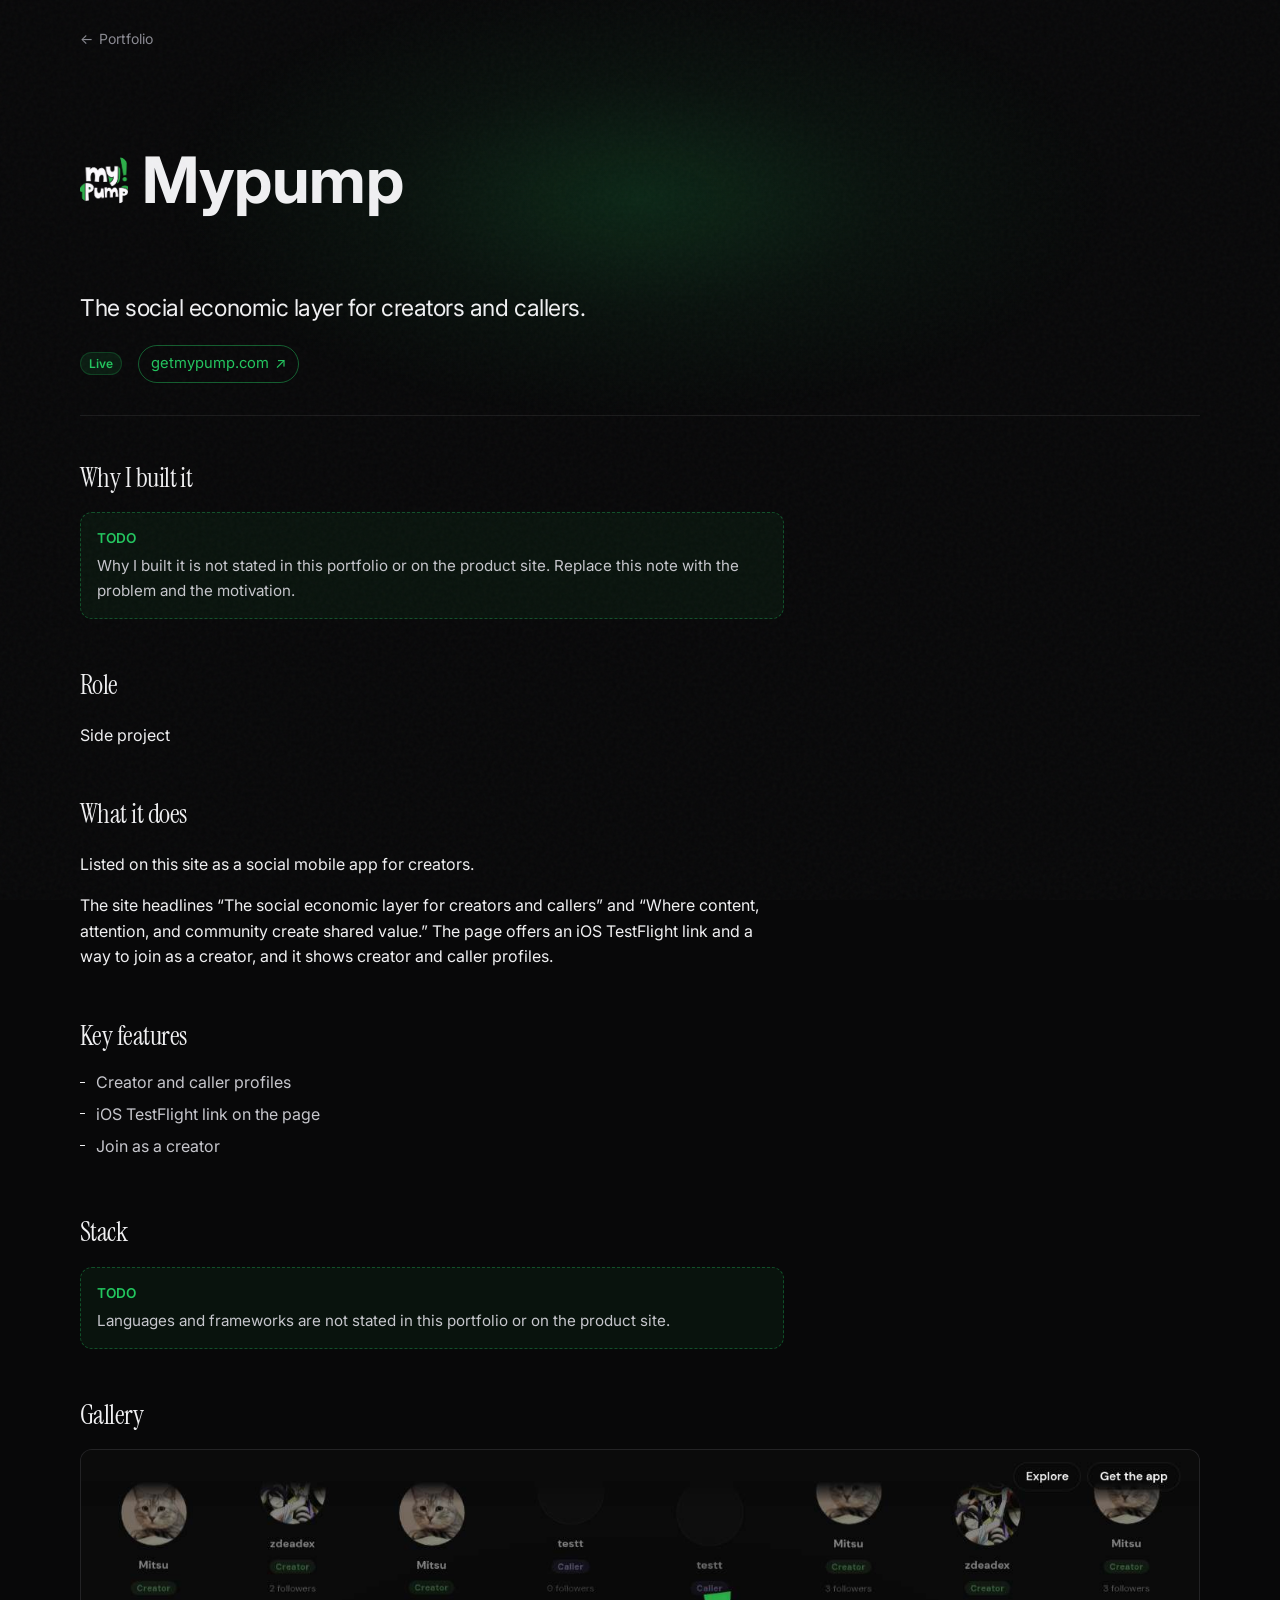
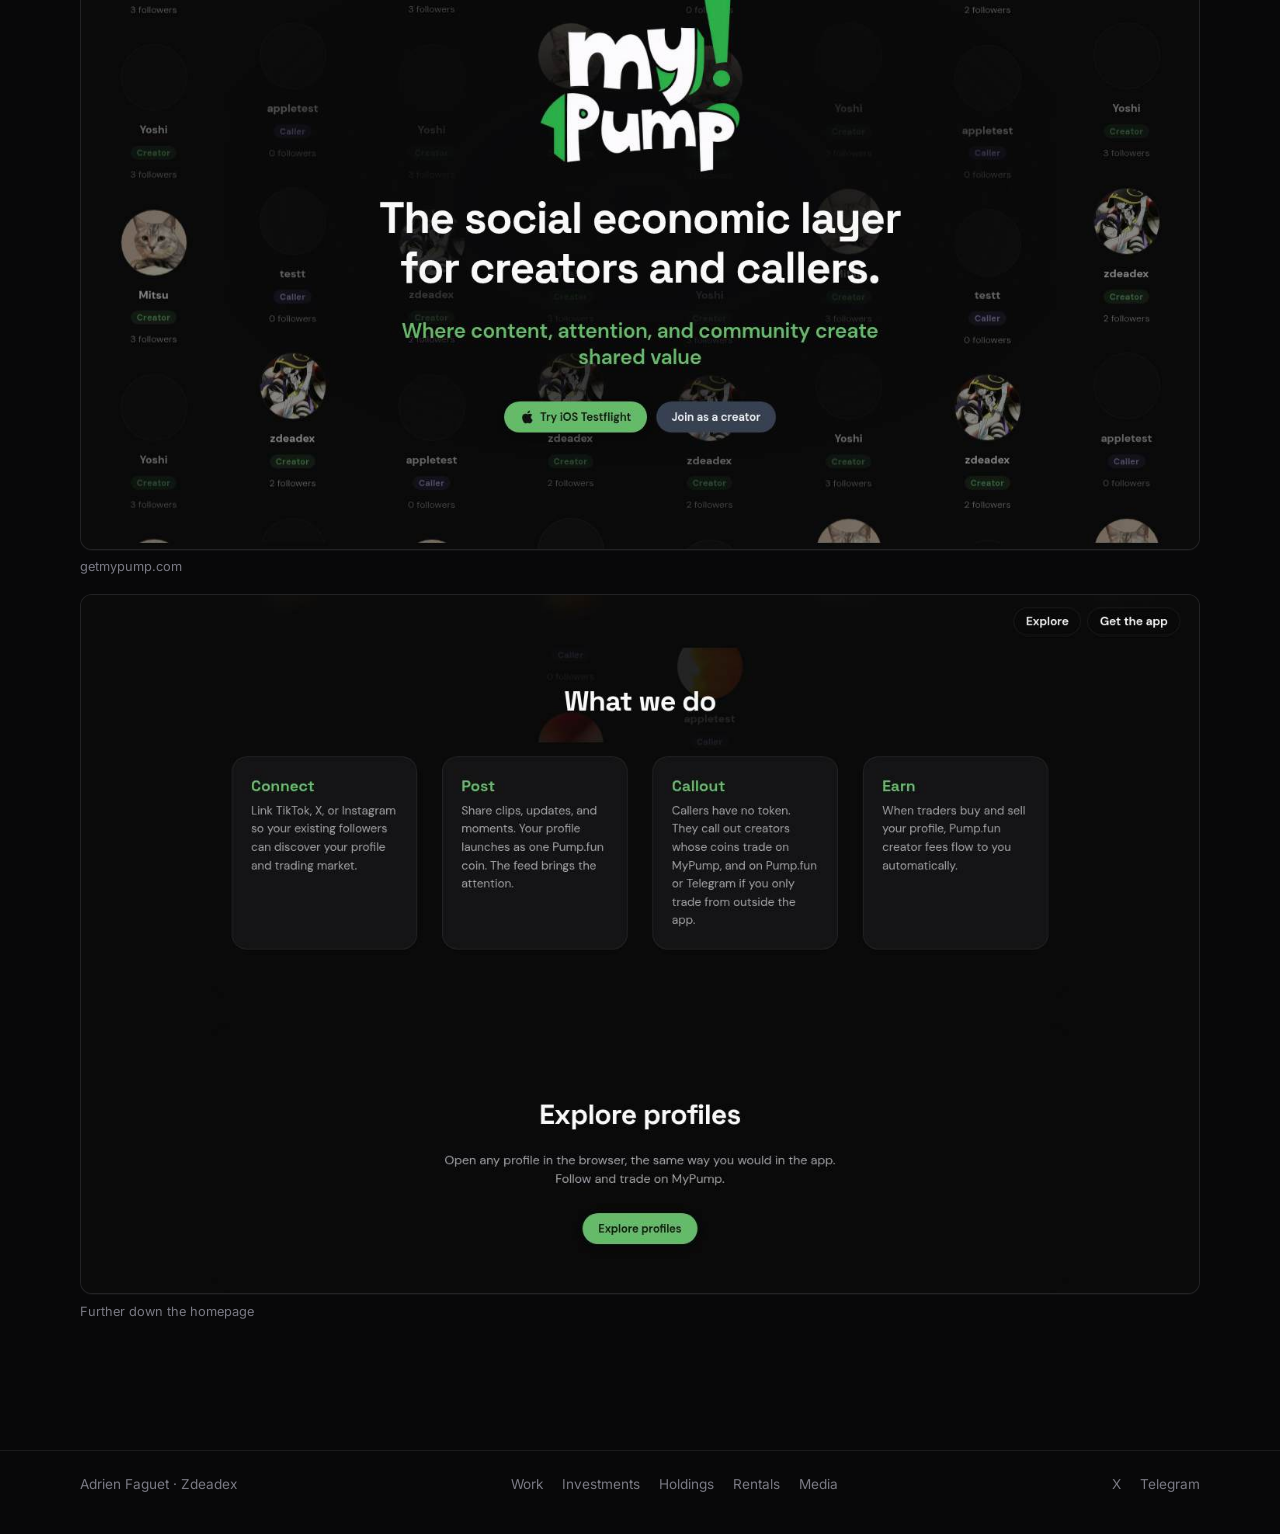
<file: projects/mypump.html>
<!DOCTYPE html>
<html lang="en">
<head>
  <meta charset="UTF-8" />
  <meta name="viewport" content="width=device-width, initial-scale=1.0" />
  <meta name="description" content="The social economic layer for creators and callers." />
  <title>Mypump: Adrien Faguet</title>
  <link rel="preconnect" href="https://fonts.googleapis.com" />
  <link rel="preconnect" href="https://fonts.gstatic.com" crossorigin />
  <link href="https://fonts.googleapis.com/css2?family=Inter:wght@400;500;600&family=Instrument+Serif&display=swap" rel="stylesheet" />
  <link rel="icon" href="data:image/svg+xml,%3Csvg xmlns='http://www.w3.org/2000/svg' viewBox='0 0 32 32'%3E%3Crect width='32' height='32' rx='7' fill='%231a1a18'/%3E%3Ctext x='16' y='22' text-anchor='middle' font-family='Georgia,serif' font-size='16' fill='%23f3f2ee'%3EA%3C/text%3E%3C/svg%3E" />
  <link rel="stylesheet" href="../styles.css?v=18" />
  <link rel="stylesheet" href="../experience.css?v=18" />
  <script>document.documentElement.classList.add('js')</script>
</head>
<body>
  <div class="noise" aria-hidden="true"></div>
  <div class="glow" aria-hidden="true"></div>
  <a class="skip" href="#content">Skip to content</a>
  <main id="content" class="case-wrap">
    <div class="wrap">
      <a class="back" href="../index.html"><span class="back__arrow" aria-hidden="true">←</span> Portfolio</a>
      <header class="case">
        <div class="case__id">
          <span class="logo-tile"><img class="logo" src="../assets/logos/mypump.png" alt="" /></span>
          <h1>Mypump</h1>
        </div>
        <p class="case__pitch">The social economic layer for creators and callers.</p>
        <div class="case__meta">
          <span class="badge badge--live">Live</span>
          <a class="ext" href="https://getmypump.com" target="_blank" rel="noopener noreferrer">getmypump.com <span class="ext__arrow" aria-hidden="true">↗</span></a>
        </div>
      </header>
      <div class="blocks">
      <section class="block reveal">
        <h2>Why I built it</h2>
        <div class="callout"><p class="callout__label">TODO</p><p>Why I built it is not stated in this portfolio or on the product site. Replace this note with the problem and the motivation.</p></div>
      </section>

      <section class="block reveal">
        <h2>Role</h2>
        <p>Side project</p>
      </section>

      <section class="block reveal">
        <h2>What it does</h2>
          <p>Listed on this site as a social mobile app for creators.</p>
          <p>The site headlines “The social economic layer for creators and callers” and “Where content, attention, and community create shared value.” The page offers an iOS TestFlight link and a way to join as a creator, and it shows creator and caller profiles.</p>
      </section>

      <section class="block reveal">
        <h2>Key features</h2>
        <ul>
            <li>Creator and caller profiles</li>
            <li>iOS TestFlight link on the page</li>
            <li>Join as a creator</li>
          </ul>
      </section>

      <section class="block reveal"><h2>Stack</h2><div class="callout"><p class="callout__label">TODO</p><p>Languages and frameworks are not stated in this portfolio or on the product site.</p></div></section>

      <section class="block reveal">
        <h2>Gallery</h2>
        <div class="gallery">
        <figure class="shot">
          <a href="../assets/projects/mypump/01-home.jpg">
            <img src="../assets/projects/mypump/01-home.jpg" alt="MyPump homepage" width="1440" height="900" loading="eager" decoding="async" />
          </a>
          <figcaption>getmypump.com</figcaption>
        </figure>
        <figure class="shot">
          <a href="../assets/projects/mypump/02-further.jpg">
            <img src="../assets/projects/mypump/02-further.jpg" alt="Further down the MyPump homepage" width="1440" height="900" loading="lazy" decoding="async" />
          </a>
          <figcaption>Further down the homepage</figcaption>
        </figure>
        </div>
      </section>
      </div>
    </div>
  </main>
  <footer class="site-footer">
    <div class="wrap">
      <span>Adrien Faguet · Zdeadex</span>
      <nav class="site-footer__nav" aria-label="Sections">
        <a href="../index.html#work">Work</a>
        <a href="../index.html#investments">Investments</a>
        <a href="../index.html#holdings">Holdings</a>
        <a href="../index.html#rentals">Rentals</a>
        <a href="../index.html#media">Media</a>
      </nav>
      <nav class="site-footer__nav" aria-label="Socials">
        <a href="https://x.com/zdeadex" target="_blank" rel="noopener noreferrer">X</a>
        <a href="https://t.me/zdeadex" target="_blank" rel="noopener noreferrer">Telegram</a>
      </nav>
    </div>
  </footer>
  <script src="../script.js?v=18"></script>
</body>
</html>
</file>
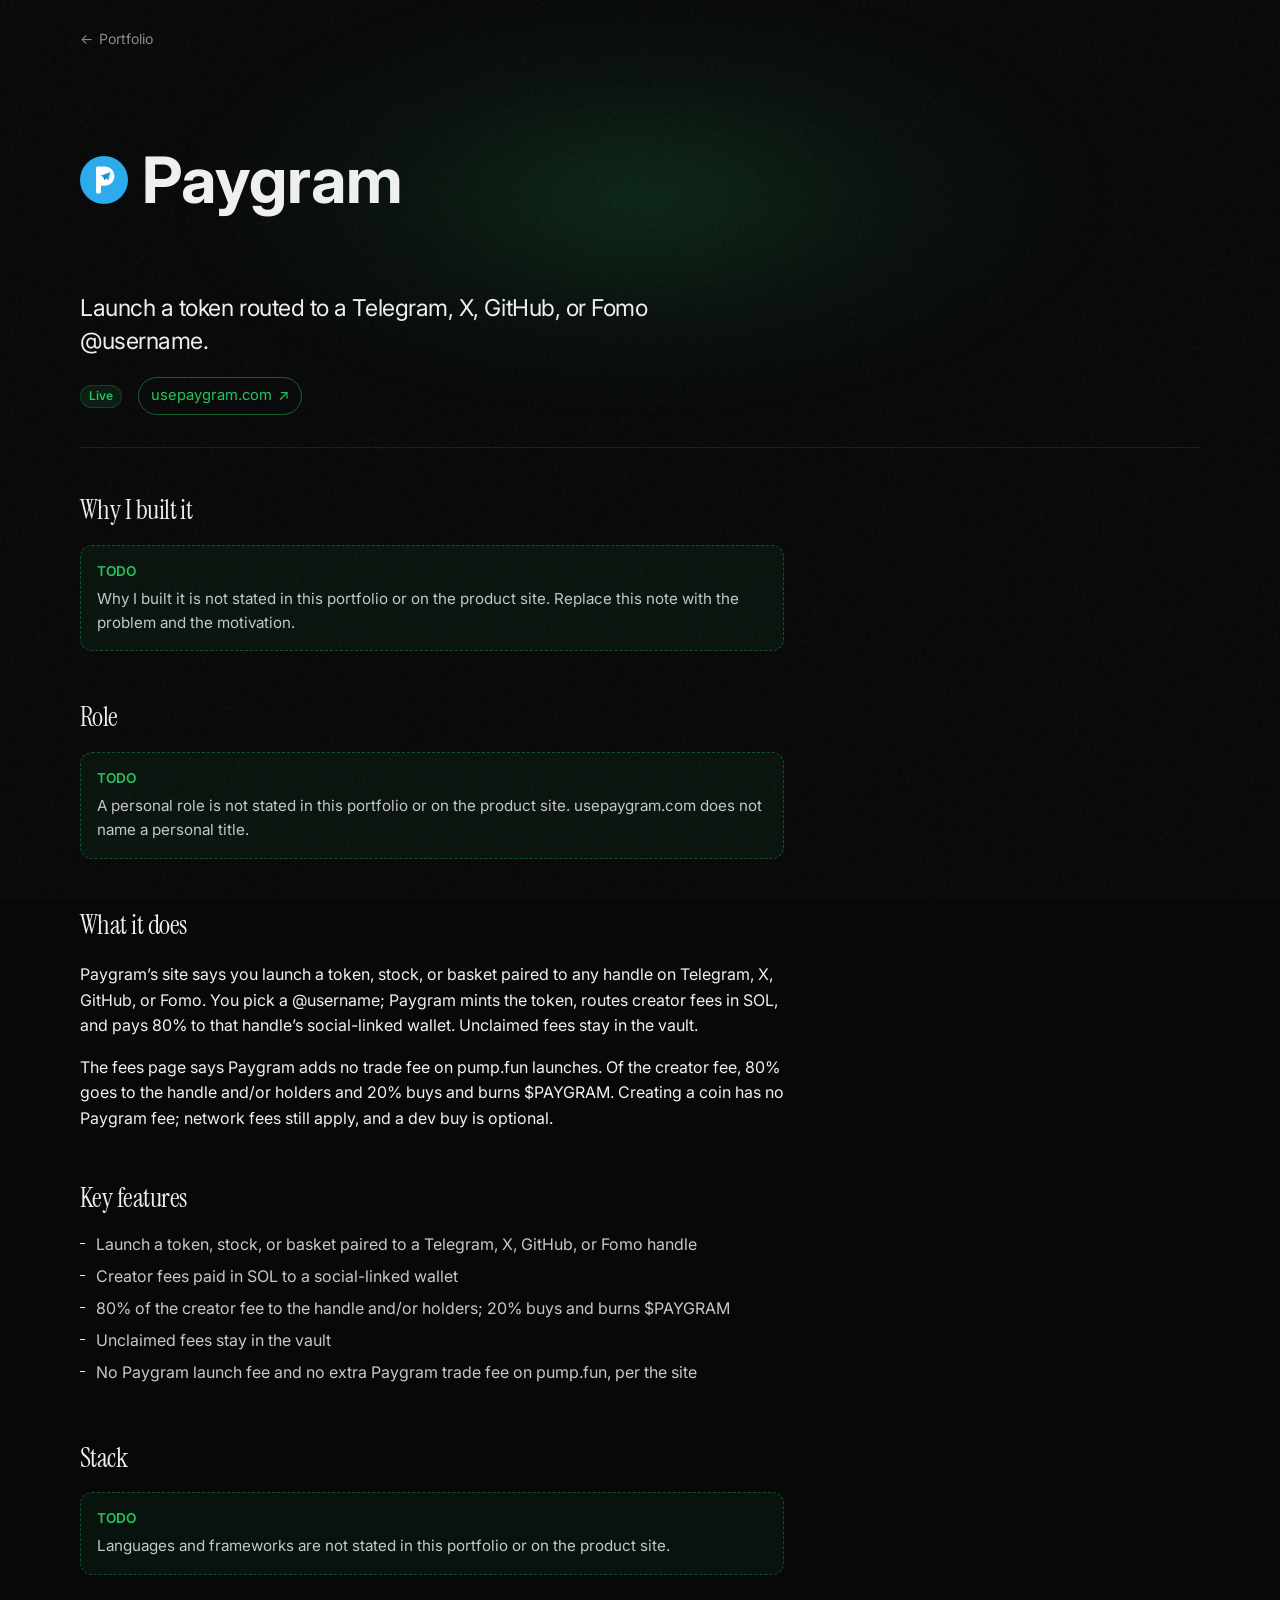
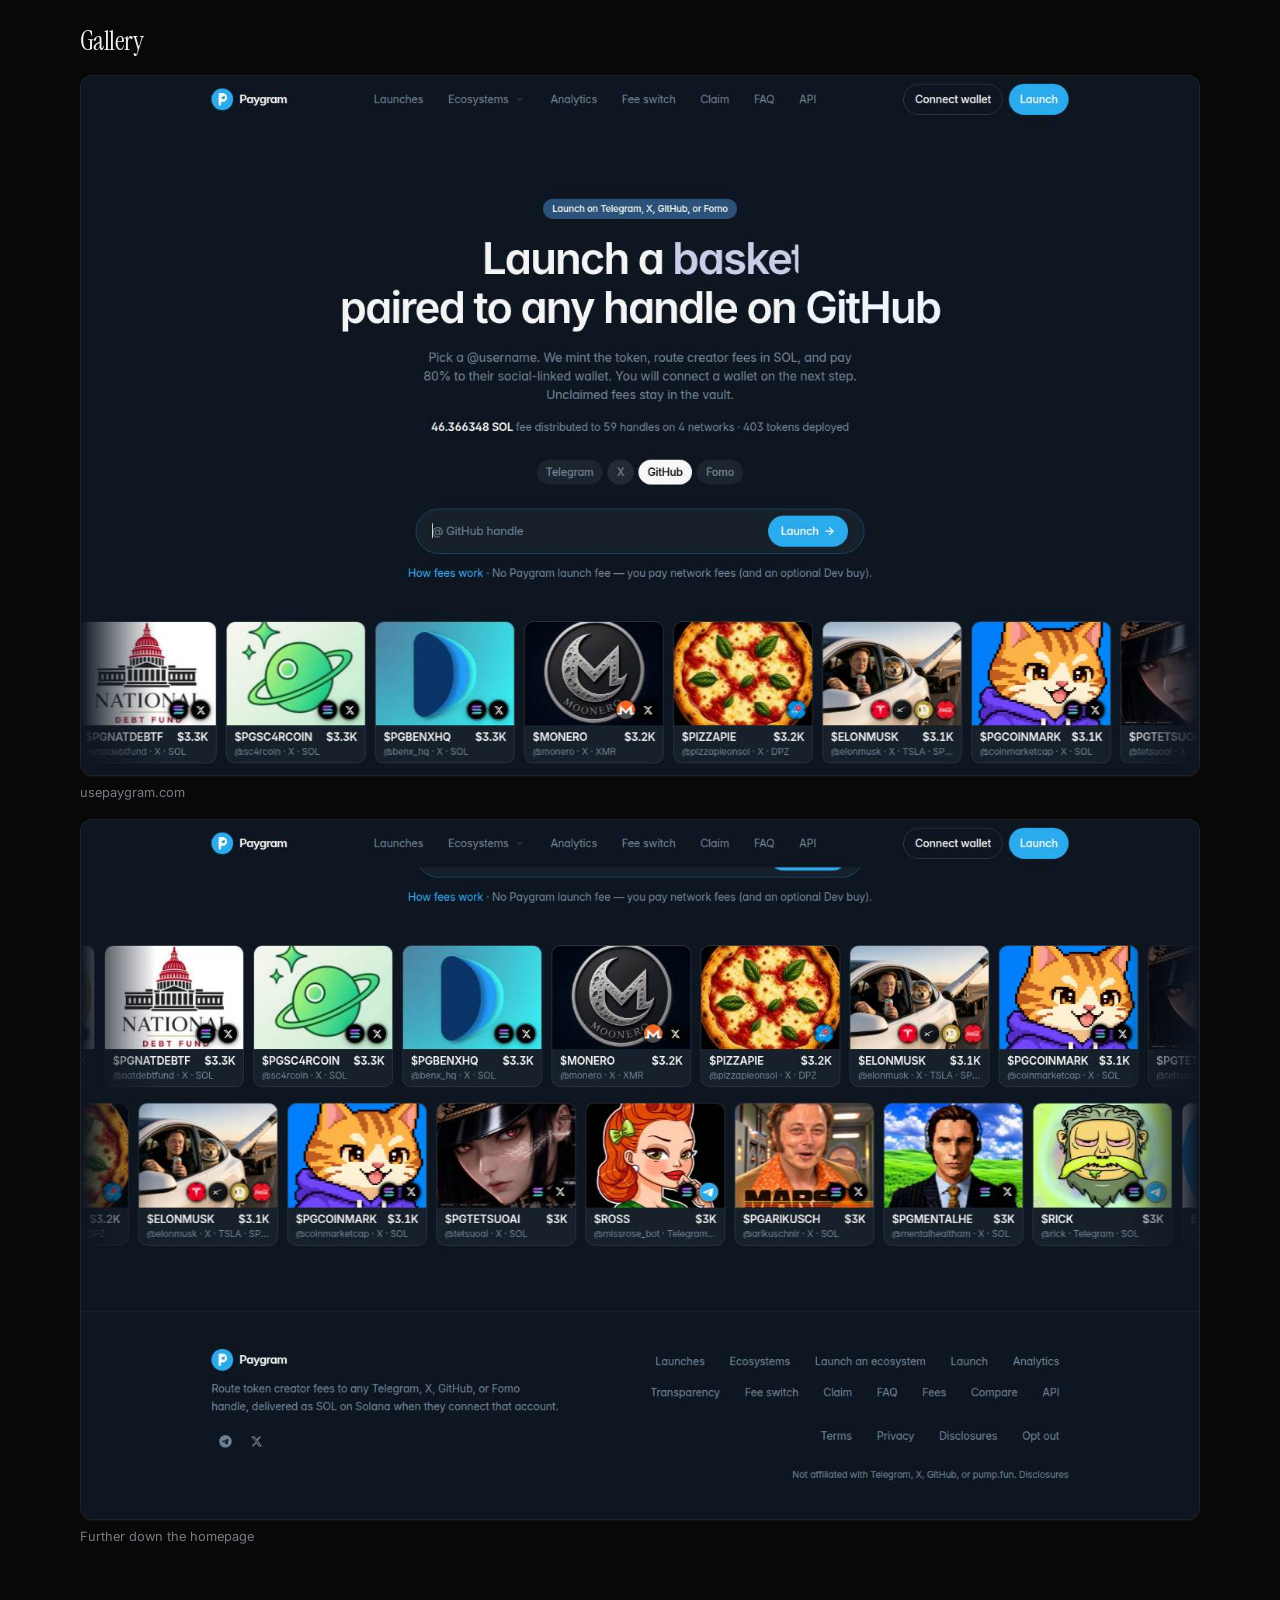
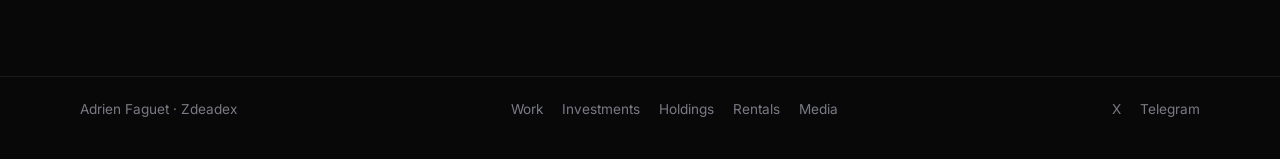
<file: projects/paygram.html>
<!DOCTYPE html>
<html lang="en">
<head>
  <meta charset="UTF-8" />
  <meta name="viewport" content="width=device-width, initial-scale=1.0" />
  <meta name="description" content="Launch a token routed to a Telegram, X, GitHub, or Fomo @username." />
  <title>Paygram: Adrien Faguet</title>
  <link rel="preconnect" href="https://fonts.googleapis.com" />
  <link rel="preconnect" href="https://fonts.gstatic.com" crossorigin />
  <link href="https://fonts.googleapis.com/css2?family=Inter:wght@400;500;600&family=Instrument+Serif&display=swap" rel="stylesheet" />
  <link rel="icon" href="data:image/svg+xml,%3Csvg xmlns='http://www.w3.org/2000/svg' viewBox='0 0 32 32'%3E%3Crect width='32' height='32' rx='7' fill='%231a1a18'/%3E%3Ctext x='16' y='22' text-anchor='middle' font-family='Georgia,serif' font-size='16' fill='%23f3f2ee'%3EA%3C/text%3E%3C/svg%3E" />
  <link rel="stylesheet" href="../styles.css?v=18" />
  <link rel="stylesheet" href="../experience.css?v=18" />
  <script>document.documentElement.classList.add('js')</script>
</head>
<body>
  <div class="noise" aria-hidden="true"></div>
  <div class="glow" aria-hidden="true"></div>
  <a class="skip" href="#content">Skip to content</a>
  <main id="content" class="case-wrap">
    <div class="wrap">
      <a class="back" href="../index.html"><span class="back__arrow" aria-hidden="true">←</span> Portfolio</a>
      <header class="case">
        <div class="case__id">
          <span class="logo-tile"><img class="logo" src="../assets/logos/paygram.svg" alt="" /></span>
          <h1>Paygram</h1>
        </div>
        <p class="case__pitch">Launch a token routed to a Telegram, X, GitHub, or Fomo @username.</p>
        <div class="case__meta">
          <span class="badge badge--live">Live</span>
          <a class="ext" href="https://usepaygram.com" target="_blank" rel="noopener noreferrer">usepaygram.com <span class="ext__arrow" aria-hidden="true">↗</span></a>
        </div>
      </header>
      <div class="blocks">
      <section class="block reveal">
        <h2>Why I built it</h2>
        <div class="callout"><p class="callout__label">TODO</p><p>Why I built it is not stated in this portfolio or on the product site. Replace this note with the problem and the motivation.</p></div>
      </section>

      <section class="block reveal">
        <h2>Role</h2>
        <div class="callout"><p class="callout__label">TODO</p><p>A personal role is not stated in this portfolio or on the product site. usepaygram.com does not name a personal title.</p></div>
      </section>

      <section class="block reveal">
        <h2>What it does</h2>
          <p>Paygram’s site says you launch a token, stock, or basket paired to any handle on Telegram, X, GitHub, or Fomo. You pick a @username; Paygram mints the token, routes creator fees in SOL, and pays 80% to that handle’s social-linked wallet. Unclaimed fees stay in the vault.</p>
          <p>The fees page says Paygram adds no trade fee on pump.fun launches. Of the creator fee, 80% goes to the handle and/or holders and 20% buys and burns $PAYGRAM. Creating a coin has no Paygram fee; network fees still apply, and a dev buy is optional.</p>
      </section>

      <section class="block reveal">
        <h2>Key features</h2>
        <ul>
            <li>Launch a token, stock, or basket paired to a Telegram, X, GitHub, or Fomo handle</li>
            <li>Creator fees paid in SOL to a social-linked wallet</li>
            <li>80% of the creator fee to the handle and/or holders; 20% buys and burns $PAYGRAM</li>
            <li>Unclaimed fees stay in the vault</li>
            <li>No Paygram launch fee and no extra Paygram trade fee on pump.fun, per the site</li>
          </ul>
      </section>

      <section class="block reveal"><h2>Stack</h2><div class="callout"><p class="callout__label">TODO</p><p>Languages and frameworks are not stated in this portfolio or on the product site.</p></div></section>

      <section class="block reveal">
        <h2>Gallery</h2>
        <div class="gallery">
        <figure class="shot">
          <a href="../assets/projects/paygram/01-home.jpg">
            <img src="../assets/projects/paygram/01-home.jpg" alt="Paygram homepage" width="1440" height="900" loading="eager" decoding="async" />
          </a>
          <figcaption>usepaygram.com</figcaption>
        </figure>
        <figure class="shot">
          <a href="../assets/projects/paygram/02-further.jpg">
            <img src="../assets/projects/paygram/02-further.jpg" alt="Further down the Paygram homepage" width="1440" height="900" loading="lazy" decoding="async" />
          </a>
          <figcaption>Further down the homepage</figcaption>
        </figure>
        </div>
      </section>
      </div>
    </div>
  </main>
  <footer class="site-footer">
    <div class="wrap">
      <span>Adrien Faguet · Zdeadex</span>
      <nav class="site-footer__nav" aria-label="Sections">
        <a href="../index.html#work">Work</a>
        <a href="../index.html#investments">Investments</a>
        <a href="../index.html#holdings">Holdings</a>
        <a href="../index.html#rentals">Rentals</a>
        <a href="../index.html#media">Media</a>
      </nav>
      <nav class="site-footer__nav" aria-label="Socials">
        <a href="https://x.com/zdeadex" target="_blank" rel="noopener noreferrer">X</a>
        <a href="https://t.me/zdeadex" target="_blank" rel="noopener noreferrer">Telegram</a>
      </nav>
    </div>
  </footer>
  <script src="../script.js?v=18"></script>
</body>
</html>
</file>
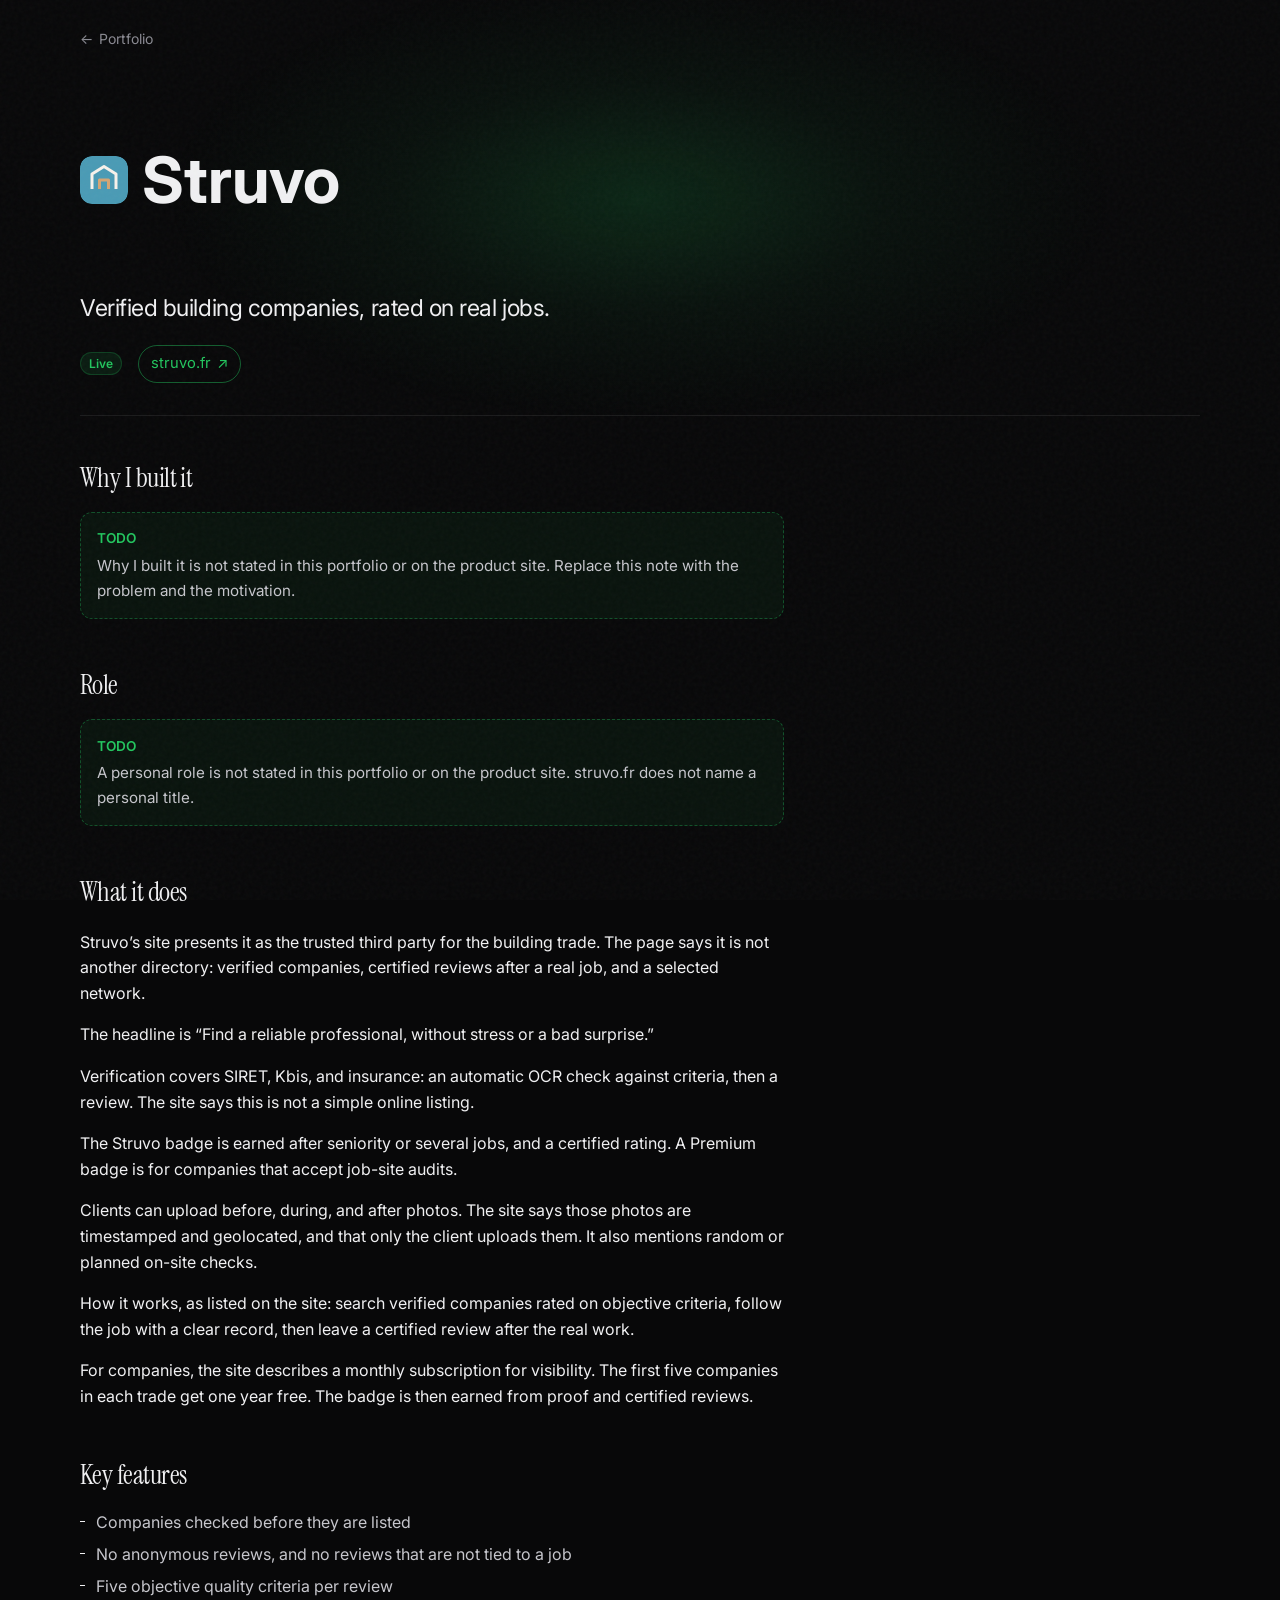
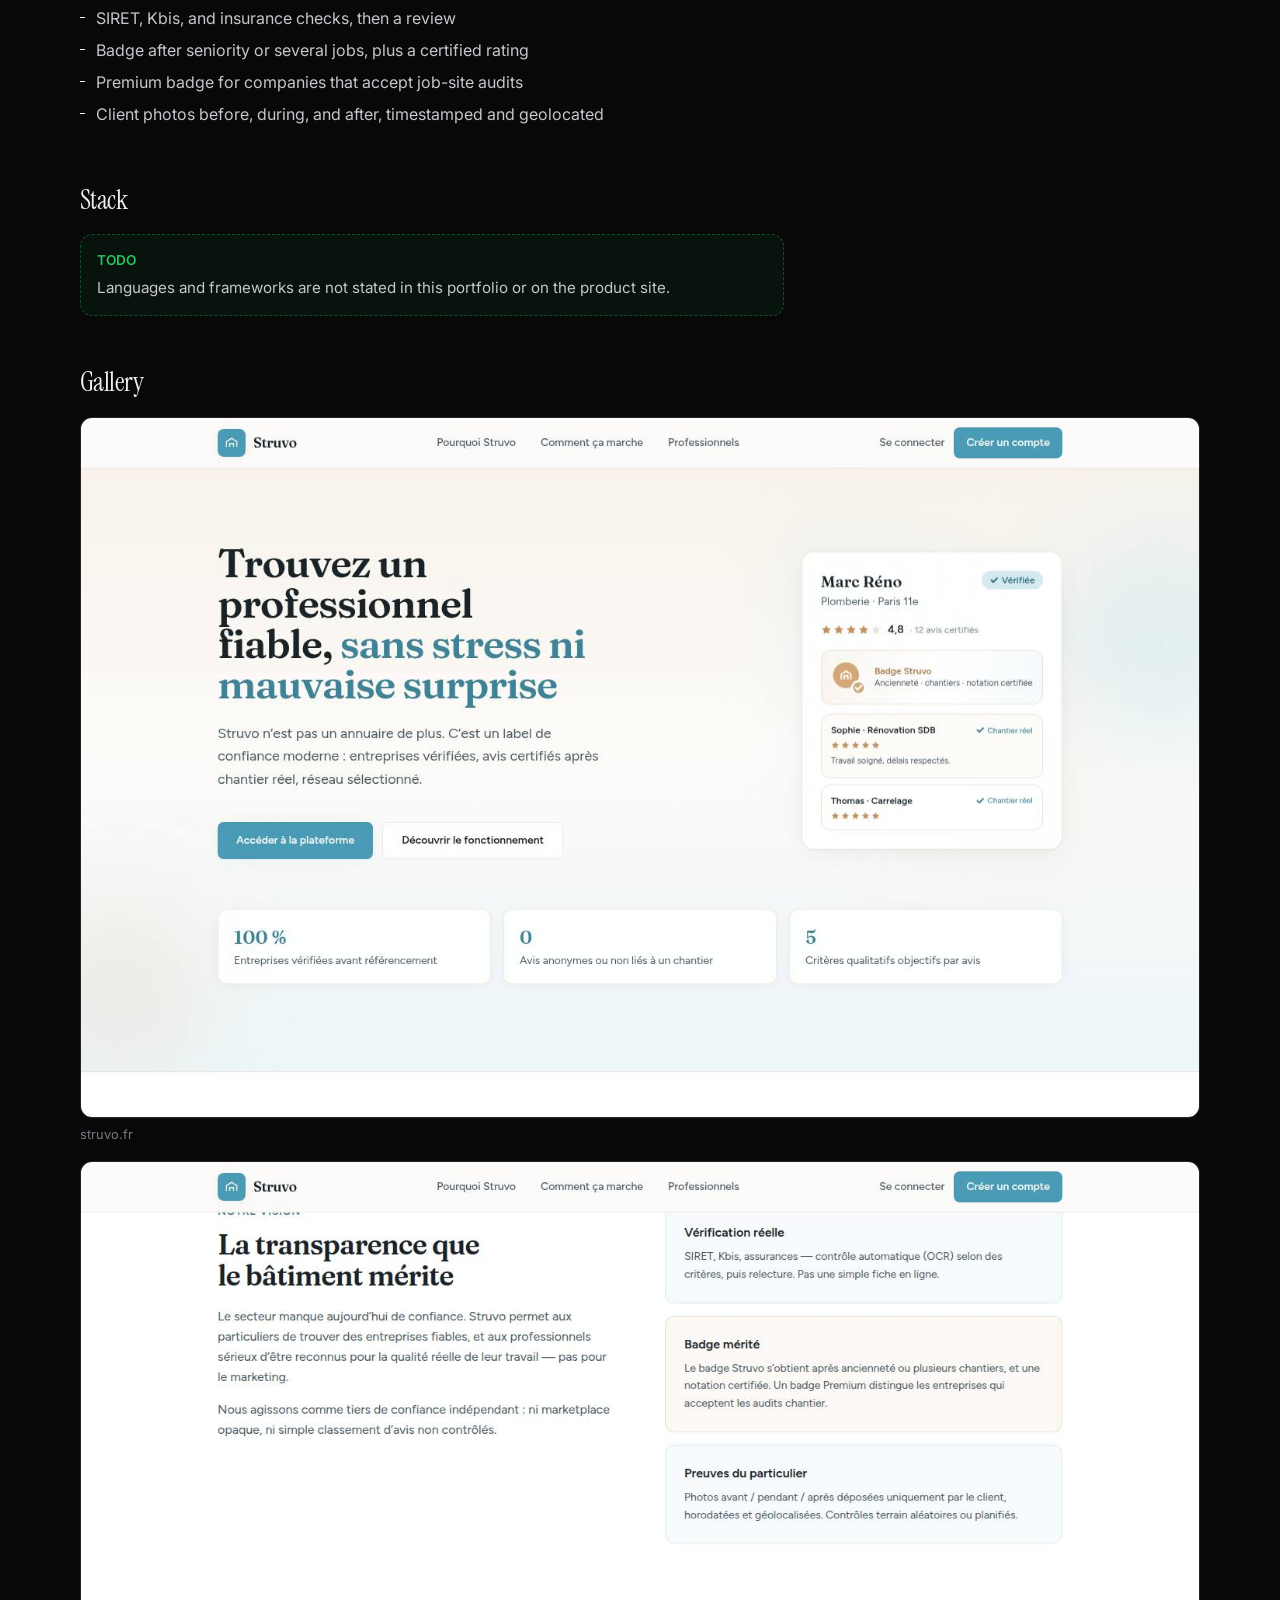
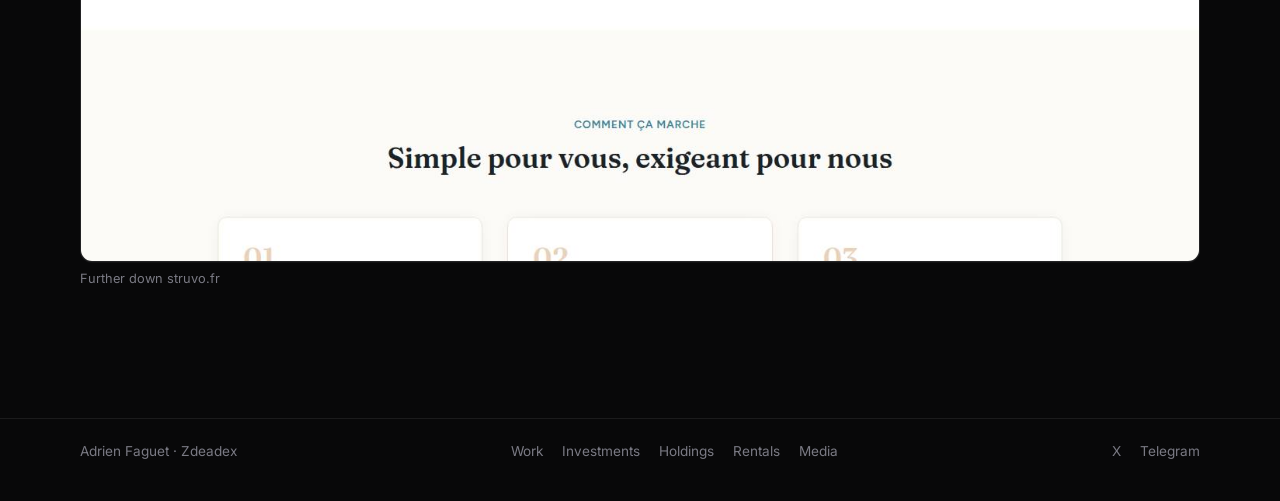
<file: projects/struvo.html>
<!DOCTYPE html>
<html lang="en">
<head>
  <meta charset="UTF-8" />
  <meta name="viewport" content="width=device-width, initial-scale=1.0" />
  <meta name="description" content="Verified building companies, rated on real jobs." />
  <title>Struvo: Adrien Faguet</title>
  <link rel="preconnect" href="https://fonts.googleapis.com" />
  <link rel="preconnect" href="https://fonts.gstatic.com" crossorigin />
  <link href="https://fonts.googleapis.com/css2?family=Inter:wght@400;500;600&family=Instrument+Serif&display=swap" rel="stylesheet" />
  <link rel="icon" href="data:image/svg+xml,%3Csvg xmlns='http://www.w3.org/2000/svg' viewBox='0 0 32 32'%3E%3Crect width='32' height='32' rx='7' fill='%231a1a18'/%3E%3Ctext x='16' y='22' text-anchor='middle' font-family='Georgia,serif' font-size='16' fill='%23f3f2ee'%3EA%3C/text%3E%3C/svg%3E" />
  <link rel="stylesheet" href="../styles.css?v=18" />
  <link rel="stylesheet" href="../experience.css?v=18" />
  <script>document.documentElement.classList.add('js')</script>
</head>
<body>
  <div class="noise" aria-hidden="true"></div>
  <div class="glow" aria-hidden="true"></div>
  <a class="skip" href="#content">Skip to content</a>
  <main id="content" class="case-wrap">
    <div class="wrap">
      <a class="back" href="../index.html"><span class="back__arrow" aria-hidden="true">←</span> Portfolio</a>
      <header class="case">
        <div class="case__id">
          <span class="logo-tile"><img class="logo" src="../assets/logos/struvo.svg" alt="" /></span>
          <h1>Struvo</h1>
        </div>
        <p class="case__pitch">Verified building companies, rated on real jobs.</p>
        <div class="case__meta">
          <span class="badge badge--live">Live</span>
          <a class="ext" href="https://struvo.fr" target="_blank" rel="noopener noreferrer">struvo.fr <span class="ext__arrow" aria-hidden="true">↗</span></a>
        </div>
      </header>
      <div class="blocks">
      <section class="block reveal">
        <h2>Why I built it</h2>
        <div class="callout"><p class="callout__label">TODO</p><p>Why I built it is not stated in this portfolio or on the product site. Replace this note with the problem and the motivation.</p></div>
      </section>

      <section class="block reveal">
        <h2>Role</h2>
        <div class="callout"><p class="callout__label">TODO</p><p>A personal role is not stated in this portfolio or on the product site. struvo.fr does not name a personal title.</p></div>
      </section>

      <section class="block reveal">
        <h2>What it does</h2>
          <p>Struvo’s site presents it as the trusted third party for the building trade. The page says it is not another directory: verified companies, certified reviews after a real job, and a selected network.</p>
          <p>The headline is “Find a reliable professional, without stress or a bad surprise.”</p>
          <p>Verification covers SIRET, Kbis, and insurance: an automatic OCR check against criteria, then a review. The site says this is not a simple online listing.</p>
          <p>The Struvo badge is earned after seniority or several jobs, and a certified rating. A Premium badge is for companies that accept job-site audits.</p>
          <p>Clients can upload before, during, and after photos. The site says those photos are timestamped and geolocated, and that only the client uploads them. It also mentions random or planned on-site checks.</p>
          <p>How it works, as listed on the site: search verified companies rated on objective criteria, follow the job with a clear record, then leave a certified review after the real work.</p>
          <p>For companies, the site describes a monthly subscription for visibility. The first five companies in each trade get one year free. The badge is then earned from proof and certified reviews.</p>
      </section>

      <section class="block reveal">
        <h2>Key features</h2>
        <ul>
            <li>Companies checked before they are listed</li>
            <li>No anonymous reviews, and no reviews that are not tied to a job</li>
            <li>Five objective quality criteria per review</li>
            <li>SIRET, Kbis, and insurance checks, then a review</li>
            <li>Badge after seniority or several jobs, plus a certified rating</li>
            <li>Premium badge for companies that accept job-site audits</li>
            <li>Client photos before, during, and after, timestamped and geolocated</li>
          </ul>
      </section>

      <section class="block reveal"><h2>Stack</h2><div class="callout"><p class="callout__label">TODO</p><p>Languages and frameworks are not stated in this portfolio or on the product site.</p></div></section>

      <section class="block reveal">
        <h2>Gallery</h2>
        <div class="gallery">
        <figure class="shot">
          <a href="../assets/projects/struvo/01-home.jpg">
            <img src="../assets/projects/struvo/01-home.jpg" alt="Struvo homepage" width="1440" height="900" loading="eager" decoding="async" />
          </a>
          <figcaption>struvo.fr</figcaption>
        </figure>
        <figure class="shot">
          <a href="../assets/projects/struvo/02-further.jpg">
            <img src="../assets/projects/struvo/02-further.jpg" alt="Further down the Struvo homepage" width="1440" height="900" loading="lazy" decoding="async" />
          </a>
          <figcaption>Further down struvo.fr</figcaption>
        </figure>
        </div>
      </section>
      </div>
    </div>
  </main>
  <footer class="site-footer">
    <div class="wrap">
      <span>Adrien Faguet · Zdeadex</span>
      <nav class="site-footer__nav" aria-label="Sections">
        <a href="../index.html#work">Work</a>
        <a href="../index.html#investments">Investments</a>
        <a href="../index.html#holdings">Holdings</a>
        <a href="../index.html#rentals">Rentals</a>
        <a href="../index.html#media">Media</a>
      </nav>
      <nav class="site-footer__nav" aria-label="Socials">
        <a href="https://x.com/zdeadex" target="_blank" rel="noopener noreferrer">X</a>
        <a href="https://t.me/zdeadex" target="_blank" rel="noopener noreferrer">Telegram</a>
      </nav>
    </div>
  </footer>
  <script src="../script.js?v=18"></script>
</body>
</html>
</file>
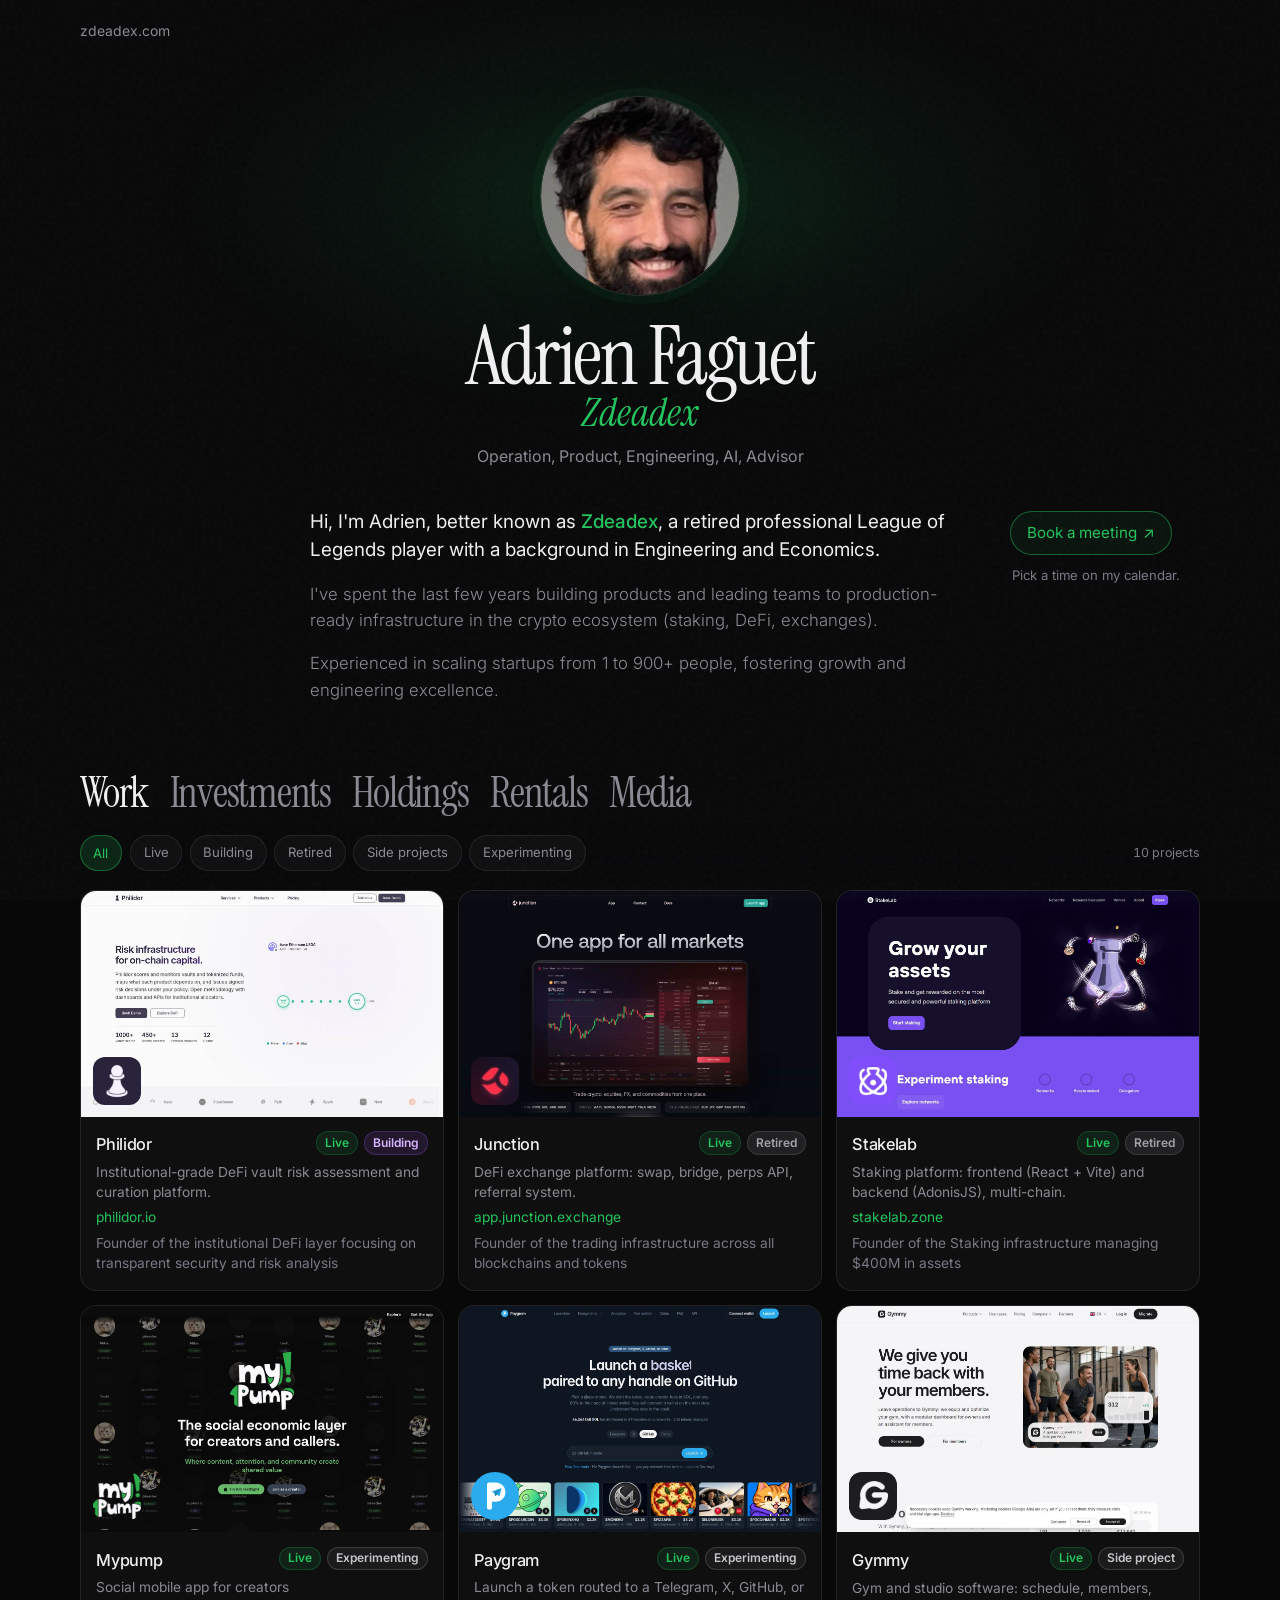
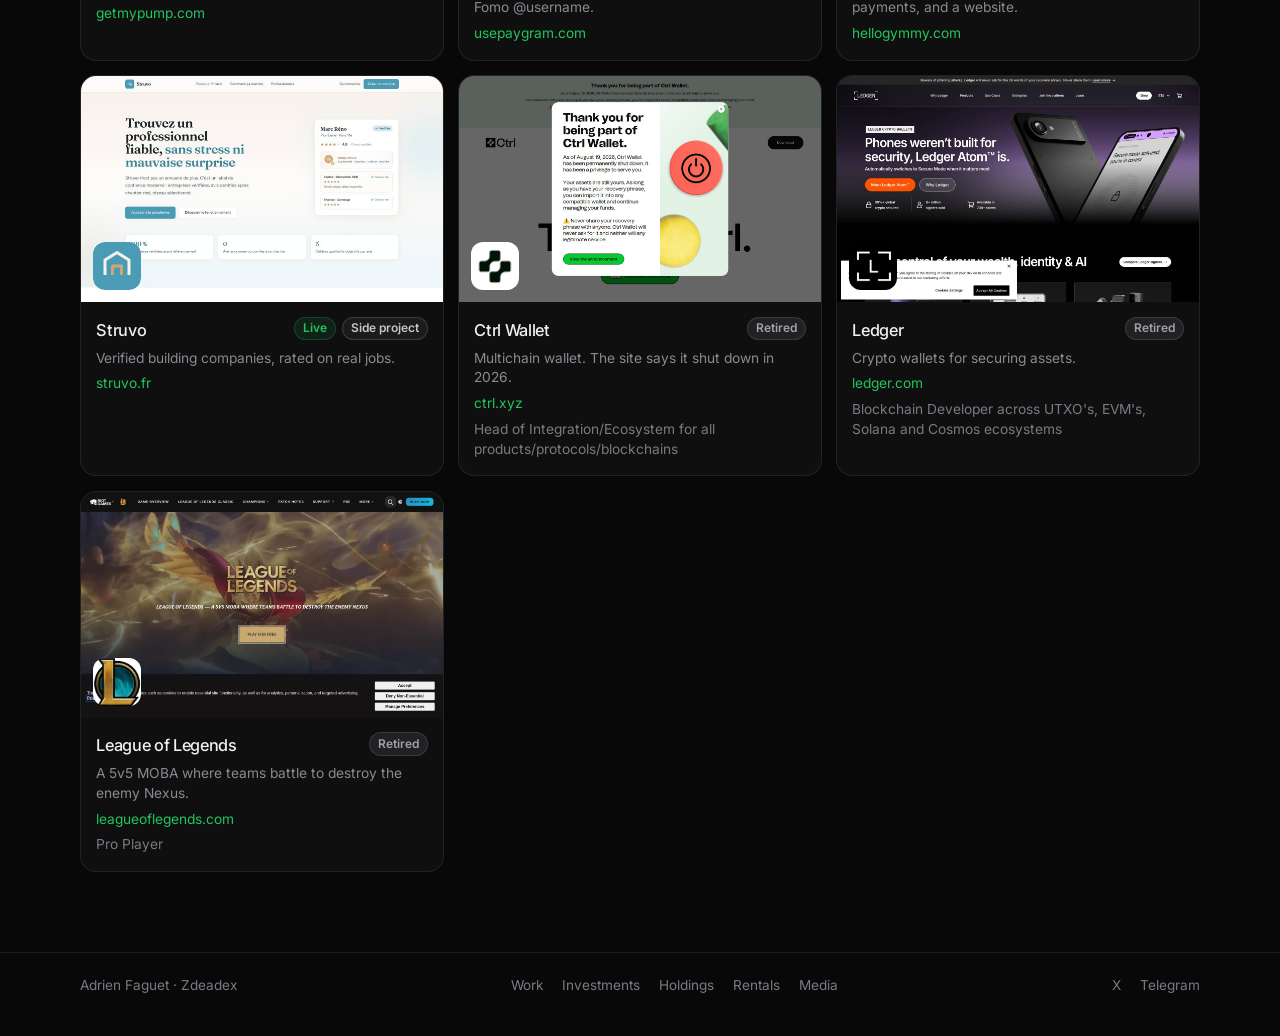
<file: projects/winnie.html>
<!DOCTYPE html>
<html lang="en">
<head>
  <meta charset="UTF-8" />
  <meta name="viewport" content="width=device-width, initial-scale=1.0" />
  <title>Redirect</title>
  <meta http-equiv="refresh" content="0; url=../index.html" />
  <link rel="canonical" href="../index.html" />
  <script>location.replace("../index.html");</script>
</head>
<body>
  <p><a href="../index.html">Home</a></p>
</body>
</html>
</file>
<file: styles.css>
/* Portfolio. Original dark identity, tightened.
   Green glow, near-black ground, Instrument Serif + Inter. */

:root {
  --bg: #080809;
  --bg-card: rgba(255, 255, 255, 0.03);
  --bg-card-hover: rgba(255, 255, 255, 0.055);
  --border: rgba(255, 255, 255, 0.08);
  --border-strong: rgba(255, 255, 255, 0.16);
  --text: #f0f0f2;
  --body: #c6c6cc;
  --muted: #8a8a92;
  --faint: #7a7a84;
  --ink: #f0f0f2;
  --line: rgba(255, 255, 255, 0.08);
  --line-strong: rgba(255, 255, 255, 0.16);
  --accent: #22c55e;
  --accent-soft: rgba(34, 197, 94, 0.15);
  --serif: "Instrument Serif", Georgia, "Times New Roman", serif;
  --sans: "Inter", system-ui, -apple-system, sans-serif;
  --ease: cubic-bezier(0.22, 1, 0.36, 1);
  --max: 1120px;
  --measure: 66ch;
  --header: 4rem;
  --radius: 16px;
  --shadow: 0 1px 0 rgba(255, 255, 255, 0.04);
  color-scheme: dark;
}

*,
*::before,
*::after { box-sizing: border-box; }

html { scroll-behavior: smooth; }

body {
  margin: 0;
  min-height: 100vh;
  font-family: var(--sans);
  font-size: 1rem;
  line-height: 1.6;
  color: var(--text);
  background: var(--bg);
  -webkit-font-smoothing: antialiased;
  text-rendering: optimizeLegibility;
}

img { max-width: 100%; }

a { color: inherit; }

button { font: inherit; color: inherit; }

:focus { outline: none; }

:focus-visible {
  outline: 2px solid var(--accent);
  outline-offset: 3px;
  border-radius: 4px;
}

::selection {
  background: var(--accent);
  color: #04140a;
}

.skip {
  position: absolute;
  left: 1rem;
  top: -4rem;
  z-index: 60;
  padding: 0.5rem 0.8rem;
  background: var(--accent);
  color: #04140a;
  border-radius: 8px;
  text-decoration: none;
}

.skip:focus { top: 0.75rem; }

.noise {
  position: fixed;
  inset: 0;
  pointer-events: none;
  z-index: 30;
  opacity: 0.035;
  background-image: url("data:image/svg+xml,%3Csvg viewBox='0 0 256 256' xmlns='http://www.w3.org/2000/svg'%3E%3Cfilter id='n'%3E%3CfeTurbulence type='fractalNoise' baseFrequency='0.9' numOctaves='4' stitchTiles='stitch'/%3E%3C/filter%3E%3Crect width='100%25' height='100%25' filter='url(%23n)'/%3E%3C/svg%3E");
}

.glow {
  position: fixed;
  top: -18%;
  left: 50%;
  transform: translateX(-50%);
  width: 120vw;
  height: 80vh;
  background: radial-gradient(closest-side ellipse at center, rgba(34, 197, 94, 0.16) 0%, rgba(34, 197, 94, 0.05) 32%, transparent 62%);
  pointer-events: none;
  z-index: 0;
}

.home-link {
  position: relative;
  z-index: 2;
  width: min(var(--max), calc(100% - 2.5rem));
  margin: 1.15rem auto 0;
}

.home-link a {
  color: var(--muted);
  font-size: 0.875rem;
  text-decoration: none;
}

.home-link a:hover { color: var(--text); }

.wrap {
  width: min(var(--max), calc(100% - 2.5rem));
  margin-inline: auto;
}

main { position: relative; z-index: 1; }

/* Hero. The portrait is the mark, as on the original site. */
.hero {
  text-align: center;
  padding: 3.25rem 0 0.5rem;
}

.photo-container {
  width: 200px;
  height: 200px;
  margin: 0 auto 1.35rem;
  border-radius: 50%;
  overflow: hidden;
  border: 1px solid var(--border);
  background: var(--bg-card);
  box-shadow: 0 0 0 8px rgba(34, 197, 94, 0.05), 0 20px 60px rgba(0, 0, 0, 0.35);
}

.photo {
  width: 100%;
  height: 100%;
  max-width: none;
  object-fit: cover;
  object-position: center center;
  border-radius: 50%;
  display: block;
}

.photo-fallback {
  display: none;
  width: 100%;
  height: 100%;
  align-items: center;
  justify-content: center;
  font-family: var(--serif);
  font-size: 3rem;
  color: var(--muted);
}

.hero h1 {
  margin: 0;
  font-family: var(--serif);
  font-weight: 400;
  font-size: clamp(3.1rem, 8vw, 5.1rem);
  letter-spacing: -0.03em;
  line-height: 0.95;
}

.hero__handle {
  margin: -0.15rem 0 0.35rem;
  font-family: var(--serif);
  font-style: italic;
  font-size: clamp(1.6rem, 4vw, 2.45rem);
  color: var(--accent);
  line-height: 1;
}

.hero__tagline {
  margin: 0.75rem 0 0;
  color: var(--muted);
  font-size: 1rem;
  font-weight: 400;
  letter-spacing: 0;
}

.prose {
  max-width: var(--measure);
  margin: 2.4rem auto 0;
  text-align: left;
}

.prose p {
  margin: 0 0 1rem;
  color: var(--muted);
  font-size: 1.05rem;
  font-weight: 300;
}

.prose .lead {
  color: var(--text);
  font-size: 1.18rem;
  line-height: 1.5;
  font-weight: 400;
}

.prose strong { color: var(--accent); font-weight: 500; }

/* Bio row: bio stays centered, booking link sits in the right gutter. */
.hero__body {
  display: grid;
  grid-template-columns: minmax(0, 1fr) minmax(0, var(--measure)) minmax(0, 1fr);
  column-gap: 2.5rem;
  margin-top: 2.4rem;
}

.hero__body .prose {
  grid-column: 2;
  margin: 0;
}

.book {
  grid-column: 3;
  justify-self: start;
  text-align: left;
  padding-top: 0.2rem;
}

.book__link {
  display: inline-flex;
  align-items: center;
  gap: 0.4rem;
  padding: 0.55rem 1rem;
  border: 1px solid rgba(34, 197, 94, 0.45);
  border-radius: 999px;
  background: rgba(34, 197, 94, 0.06);
  color: var(--accent);
  font-size: 0.95rem;
  text-decoration: none;
  white-space: nowrap;
  transition: background 0.2s var(--ease), border-color 0.2s var(--ease), color 0.2s var(--ease);
}

.book__link:hover {
  background: var(--accent-soft);
  border-color: rgba(34, 197, 94, 0.7);
}

.book__link:focus-visible { border-radius: 999px; }

.book__arrow {
  display: inline-block;
  transition: transform 0.2s var(--ease);
}

.book__link:hover .book__arrow { transform: translate(2px, -2px); }

.book__note {
  margin: 0.6rem 0 0 0.15rem;
  color: var(--faint);
  font-size: 0.82rem;
}

@media (max-width: 1100px) {
  .hero__body { grid-template-columns: minmax(0, var(--measure)); justify-content: center; }
  .hero__body .prose,
  .book { grid-column: 1; }
  .book { padding-top: 0.4rem; }
}

/* Section tabs. One line of serif headings. */
.section-tabs {
  display: flex;
  flex-wrap: nowrap;
  align-items: baseline;
  gap: clamp(0.65rem, 2vw, 1.35rem);
  margin: 2.75rem 0 0.15rem;
  overflow-x: auto;
  scrollbar-width: none;
}

.section-tabs::-webkit-scrollbar { display: none; }

.section-tab {
  flex: 0 0 auto;
  font-family: var(--serif);
  font-size: clamp(1.35rem, 4.4vw, 2.6rem);
  font-weight: 400;
  letter-spacing: -0.03em;
  line-height: 1.05;
  color: var(--muted);
  text-decoration: none;
  white-space: nowrap;
}

.section-tab:hover { color: var(--body); }

.section-tab.is-on {
  color: var(--text);
}

.panel { padding: 0.35rem 0 1rem; }

.js .panel { display: none; }

.js .panel.is-on { display: block; }

.filters {
  display: flex;
  flex-wrap: wrap;
  gap: 0.45rem;
  align-items: center;
  position: sticky;
  top: 0;
  z-index: 15;
  padding: 0.7rem 0 0.85rem;
  background: linear-gradient(to bottom, rgba(8, 8, 9, 0.94), rgba(8, 8, 9, 0.88) 70%, transparent);
}

.chip {
  appearance: none;
  border: 1px solid var(--border);
  background: rgba(255, 255, 255, 0.03);
  color: var(--muted);
  border-radius: 999px;
  padding: 0.4rem 0.8rem;
  font-size: 0.82rem;
  cursor: pointer;
  transition: color 0.2s var(--ease), border-color 0.2s var(--ease), background 0.2s var(--ease);
}

.chip:hover {
  color: var(--text);
  border-color: var(--border-strong);
}

.chip.is-on {
  color: var(--accent);
  background: var(--accent-soft);
  border-color: rgba(34, 197, 94, 0.4);
}

.filters__count {
  margin-left: auto;
  font-size: 0.78rem;
  color: var(--faint);
  font-variant-numeric: tabular-nums;
}

/* Visual showcase */
.showcase {
  list-style: none;
  margin: 0.35rem 0 0;
  padding: 0;
  display: grid;
  grid-template-columns: repeat(3, 1fr);
  gap: 0.9rem;
}

.vcard {
  display: flex;
  flex-direction: column;
  min-height: 100%;
  background: var(--bg-card);
  border: 1px solid var(--border);
  border-radius: var(--radius);
  overflow: hidden;
  text-decoration: none;
  color: inherit;
  transition: border-color 0.25s var(--ease), background 0.25s var(--ease), transform 0.3s var(--ease), opacity 0.28s var(--ease);
}

.vcard:hover {
  background: var(--bg-card-hover);
  border-color: rgba(34, 197, 94, 0.4);
  transform: translateY(-3px);
}

.showcase > li[hidden],
.marks > li[hidden] {
  display: none !important;
}

.vcard[hidden] {
  display: none !important;
}

.vcard.is-entering {
  opacity: 0;
  transform: translateY(10px);
}

.vcard__media {
  position: relative;
  display: block;
  aspect-ratio: 16 / 10;
  background: #101012;
  overflow: hidden;
}

.vcard__media > img {
  width: 100%;
  height: 100%;
  object-fit: cover;
  display: block;
  transition: transform 0.55s var(--ease);
}

.vcard:hover .vcard__media > img { transform: scale(1.045); }

.vcard__media--mark {
  display: grid;
  place-items: center;
  background:
    radial-gradient(circle at 50% 42%, rgba(34, 197, 94, 0.2), transparent 62%),
    #101012;
}

.vcard__logo {
  position: absolute;
  left: 0.75rem;
  bottom: 0.75rem;
  line-height: 0;
}

.logo-tile {
  width: 48px;
  height: 48px;
  border-radius: 12px;
  overflow: hidden;
  display: block;
  flex-shrink: 0;
  line-height: 0;
}

.logo-tile--empty {
  display: grid;
  place-items: center;
  background: #161618;
  color: var(--muted);
  font-size: 0.75rem;
  font-weight: 600;
  line-height: 1;
}

.logo {
  width: 100%;
  height: 100%;
  object-fit: cover;
  display: block;
  padding: 0;
  border: 0;
}

.vcard__body {
  display: flex;
  flex-direction: column;
  gap: 0.35rem;
  padding: 0.9rem 0.95rem 1rem;
  flex: 1;
}

.vcard__top {
  display: flex;
  align-items: flex-start;
  justify-content: space-between;
  gap: 0.5rem;
}

.vcard__name {
  font-weight: 500;
  letter-spacing: -0.02em;
  font-size: 1.02rem;
}

.vcard__note,
.vcard__role,
.vcard__url {
  display: block;
  color: var(--muted);
  font-size: 0.86rem;
  line-height: 1.45;
}

.vcard__url { color: var(--accent); }

.vcard__role { color: var(--faint); }

.vcard__tags {
  display: flex;
  flex-wrap: wrap;
  gap: 0.35rem;
  margin-top: auto;
  padding-top: 0.45rem;
}

.tag {
  font-size: 0.8rem;
  color: var(--faint);
}

.badge {
  flex-shrink: 0;
  font-size: 0.75rem;
  font-weight: 600;
  padding: 0.22rem 0.5rem;
  border-radius: 999px;
  border: 1px solid transparent;
  line-height: 1.2;
}

.badge--live {
  color: #22c55e;
  background: rgba(34, 197, 94, 0.1);
  border-color: rgba(34, 197, 94, 0.22);
}

.badge--left,
.badge--retired {
  color: #a1a1aa;
  background: rgba(161, 161, 170, 0.12);
  border-color: rgba(161, 161, 170, 0.2);
}

.badge--preview,
.badge--building {
  color: #d8b4fe;
  background: rgba(168, 85, 247, 0.12);
  border-color: rgba(168, 85, 247, 0.28);
}

.badge--investment {
  color: #86efac;
  background: rgba(34, 197, 94, 0.08);
  border-color: rgba(34, 197, 94, 0.18);
}

.site-footer {
  position: relative;
  z-index: 1;
  margin-top: 4rem;
  padding: 1.4rem 0 2.4rem;
  border-top: 1px solid var(--border);
  color: var(--faint);
  font-size: 0.85rem;
}

.site-footer .wrap {
  display: flex;
  justify-content: space-between;
  gap: 1rem;
}

.site-footer a { color: inherit; text-decoration: none; }
.site-footer a:hover { color: var(--accent); }

.js .reveal {
  opacity: 0;
  transform: translateY(16px);
  transition: opacity 0.8s var(--ease), transform 0.8s var(--ease);
}

.js .reveal.is-visible,
.js .reveal:focus-within {
  opacity: 1;
  transform: none;
}

.marks {
  list-style: none;
  margin: 0.35rem 0 0;
  padding: 0;
  display: grid;
  grid-template-columns: repeat(auto-fill, minmax(240px, 1fr));
  gap: 0.75rem;
}

.mark {
  display: flex;
  align-items: center;
  gap: 0.85rem;
  min-height: 4.75rem;
  padding: 0.8rem 0.9rem;
  background: var(--bg-card);
  border: 1px solid var(--border);
  border-radius: var(--radius);
  text-decoration: none;
  color: inherit;
  transition: border-color 0.25s var(--ease), background 0.25s var(--ease), transform 0.3s var(--ease);
}

.mark:hover {
  background: var(--bg-card-hover);
  border-color: rgba(34, 197, 94, 0.4);
  transform: translateY(-2px);
}

.mark__body {
  display: flex;
  flex-direction: column;
  gap: 0.15rem;
  min-width: 0;
  flex: 1;
}

.mark__top {
  display: flex;
  align-items: center;
  justify-content: space-between;
  gap: 0.5rem;
}

.mark__name {
  font-weight: 500;
  letter-spacing: -0.02em;
  font-size: 0.98rem;
}

.mark__note {
  color: var(--muted);
  font-size: 0.82rem;
}

.section-tabs,
.hero { scroll-margin-top: 0.75rem; }

@media (max-width: 980px) {
  .showcase { grid-template-columns: 1fr 1fr; }
}

@media (max-width: 700px) {
  .home-link,
  .wrap { width: min(var(--max), calc(100% - 1.5rem)); }
  .filters { top: 0; }
  .photo-container { width: 168px; height: 168px; }
  .showcase { grid-template-columns: 1fr; }
  .filters__count { width: 100%; margin-left: 0; }
  .vcard:hover,
  .mark:hover { transform: none; }
  .site-footer .wrap { flex-direction: column; }
}

@media (prefers-reduced-motion: reduce) {
  html { scroll-behavior: auto; }

  .js .reveal,
  .vcard,
  .mark,
  .vcard__media img,
  .chip,
  .book__link,
  .book__arrow,
  .section-tab,
  .home-link a,
  .back,
  .ext {
    transition: none !important;
    animation: none !important;
    transform: none !important;
    opacity: 1 !important;
  }
}

.vcard__badges {
  display: flex;
  flex-wrap: wrap;
  justify-content: flex-end;
  gap: 0.35rem;
}

.badge--side,
.badge--experience {
  color: var(--body);
  background: rgba(255, 255, 255, 0.05);
  border-color: rgba(255, 255, 255, 0.14);
}

.site-footer .wrap { flex-wrap: wrap; gap: 0.8rem 1.5rem; }

.site-footer__nav {
  display: flex;
  flex-wrap: wrap;
  gap: 0.4rem 1.2rem;
}

.site-footer__nav a {
  color: var(--faint);
  text-decoration: none;
  transition: color 0.15s ease;
}

.site-footer__nav a:hover { color: var(--text); }

.mark__prices {
  display: grid;
  gap: 0.15rem;
  margin-top: 0.45rem;
  padding-top: 0.45rem;
  border-top: 1px solid var(--border);
  font-size: 0.8rem;
}

.mark__price {
  display: flex;
  justify-content: space-between;
  gap: 1rem;
}

.mark__price span:first-child { color: var(--faint); }
.mark__price span:last-child { color: var(--text); font-variant-numeric: tabular-nums; }

.mark__photo {
  display: block;
  margin-top: 0.55rem;
  aspect-ratio: 16 / 10;
  border-radius: calc(var(--radius) - 4px);
  overflow: hidden;
  background: rgba(255, 255, 255, 0.03);
  border: 1px solid var(--border);
}

.mark__photo img {
  width: 100%;
  height: 100%;
  object-fit: cover;
  display: block;
}

.mark:has(.mark__photo) { align-items: flex-start; }

/* Interviews */
.talks {
  list-style: none;
  margin: 0;
  padding: 0;
  display: grid;
  grid-template-columns: repeat(auto-fill, minmax(320px, 1fr));
  gap: 1rem;
}

.talk {
  display: flex;
  flex-direction: column;
  gap: 0.35rem;
  height: 100%;
  padding: 0.6rem 0.6rem 0.9rem;
  border: 1px solid var(--border);
  border-radius: var(--radius);
  background: var(--bg-card);
  color: var(--text);
  text-decoration: none;
  transition: border-color 0.3s var(--ease), background 0.3s var(--ease), box-shadow 0.3s var(--ease), transform 0.3s var(--ease);
}

.talk:hover,
.talk:focus-visible {
  border-color: rgba(34, 197, 94, 0.45);
  background: var(--bg-card-hover);
  box-shadow: 0 0 0 1px var(--accent-soft), 0 12px 40px -12px rgba(34, 197, 94, 0.35);
  transform: translateY(-2px);
}

.talk__photo {
  display: block;
  aspect-ratio: 16 / 10;
  border-radius: calc(var(--radius) - 6px);
  overflow: hidden;
  margin-bottom: 0.45rem;
  background: rgba(255, 255, 255, 0.03);
}

.talk__photo img { width: 100%; height: 100%; object-fit: cover; display: block; transition: transform 0.5s var(--ease); }
.talk:hover .talk__photo img { transform: scale(1.03); }

.talk__title { font-family: var(--serif); font-size: 1.35rem; line-height: 1.2; padding: 0 0.3rem; }
.talk:hover .talk__title { color: var(--accent); }
.talk__meta { font-size: 0.82rem; color: var(--muted); padding: 0 0.3rem; }

.gallery__heading { font-family: var(--serif); font-weight: 400; font-size: 1.8rem; margin: 3rem 0 1rem; color: var(--text); }
.gallery { columns: 3 260px; column-gap: 0.75rem; }
.gallery__item {
  display: block;
  width: 100%;
  margin: 0 0 0.75rem;
  padding: 0;
  border: 1px solid var(--border);
  border-radius: calc(var(--radius) - 6px);
  overflow: hidden;
  background: none;
  cursor: zoom-in;
  break-inside: avoid;
  transition: border-color 0.3s var(--ease), box-shadow 0.3s var(--ease);
}
.gallery__item:hover { border-color: rgba(34, 197, 94, 0.45); box-shadow: 0 10px 34px -12px rgba(34, 197, 94, 0.35); }
.gallery__item img { width: 100%; display: block; }
.lightbox {
  position: fixed;
  inset: 0;
  z-index: 100;
  cursor: zoom-out;
}
.lightbox[hidden] { display: none; }
.lightbox__backdrop {
  position: absolute;
  inset: 0;
  background: rgba(4, 4, 5, 0.8);
  -webkit-backdrop-filter: blur(14px) saturate(1.2);
  backdrop-filter: blur(14px) saturate(1.2);
  will-change: opacity;
}
.lightbox__halo {
  position: absolute;
  left: 50%;
  top: 50%;
  width: min(80vw, 900px);
  aspect-ratio: 1;
  border-radius: 50%;
  background: radial-gradient(circle, rgba(34, 197, 94, 0.22), transparent 65%);
  transform: translate(-50%, -50%);
  pointer-events: none;
  will-change: transform, opacity;
}
.lightbox__frame {
  position: fixed;
  overflow: hidden;
  border-radius: 12px;
  transform-origin: 0 0;
  box-shadow: 0 30px 90px -20px rgba(0, 0, 0, 0.8), 0 0 80px -20px rgba(34, 197, 94, 0.45);
  will-change: transform;
  backface-visibility: hidden;
}
.lightbox__frame img {
  width: 100%;
  height: 100%;
  object-fit: cover;
  display: block;
}
html.lb-lock { overflow: hidden; }

/* Panels without a filter row start at the same height as panels with one */
.panel > .marks:first-child,
.panel > .talks:first-child { margin-top: 4.15rem; }
</file>
<file: experience.css>
/* Project and experience pages. Tokens live in styles.css. */

.case-wrap { padding-bottom: 4rem; }

.back {
  display: inline-flex;
  align-items: center;
  gap: 0.4rem;
  margin: 1.75rem 0 2.25rem;
  color: var(--muted);
  text-decoration: none;
  font-size: 0.875rem;
}

.back__arrow {
  display: inline-block;
  transition: transform 0.25s var(--ease);
}

.back:hover { color: var(--ink); }
.back:hover .back__arrow { transform: translateX(-3px); }

.case {
  padding-bottom: 2rem;
  border-bottom: 1px solid var(--line);
}

.case__id {
  display: flex;
  align-items: center;
  gap: 0.9rem;
  margin-bottom: 1rem;
}

.case h1 {
  font-size: clamp(2.6rem, 6vw, 4rem);
}

.case__pitch {
  max-width: 42rem;
  margin: 1.1rem 0 0;
  font-size: clamp(1.2rem, 2vw, 1.45rem);
  line-height: 1.4;
  letter-spacing: -0.02em;
  color: var(--ink);
}

.case__meta {
  display: flex;
  flex-wrap: wrap;
  align-items: center;
  gap: 0.75rem 1rem;
  margin-top: 1.25rem;
}

.ext {
  display: inline-flex;
  align-items: center;
  gap: 0.35rem;
  padding: 0.4rem 0.75rem;
  border: 1px solid rgba(34, 197, 94, 0.45);
  border-radius: 999px;
  color: var(--accent);
  font-size: 0.92rem;
  text-decoration: none;
}

.ext__arrow {
  display: inline-block;
  text-decoration: none;
  transition: transform 0.25s var(--ease);
}

.ext:hover .ext__arrow { transform: translate(2px, -2px); }

.blocks {
  display: flex;
  flex-direction: column;
  gap: 2.75rem;
  padding-top: 2.5rem;
}

.block h2,
.block p,
.block ul,
.block .callout,
.block .pills {
  max-width: 44rem;
}

.block h2 {
  margin: 0 0 0.8rem;
  font-family: var(--serif);
  font-weight: 400;
  font-size: 1.7rem;
  letter-spacing: -0.02em;
}

.block p:last-child { margin-bottom: 0; }

.block ul {
  margin: 0;
  padding: 0;
  list-style: none;
}

.block li {
  position: relative;
  padding-left: 1rem;
  margin: 0.4rem 0;
  color: var(--body);
}

.block li::before {
  content: "";
  position: absolute;
  left: 0;
  top: 0.7em;
  width: 5px;
  height: 1px;
  background: var(--ink);
}

.pills--stack { margin-top: 0.2rem; }

.pill--static {
  cursor: default;
}

.pill--static:hover {
  background: transparent;
  border-color: var(--line);
  color: var(--body);
}

.callout {
  padding: 0.95rem 1rem;
  border-radius: 12px;
  border: 1px dashed rgba(34, 197, 94, 0.35);
  background: rgba(34, 197, 94, 0.06);
}

.callout__label {
  margin: 0 0 0.25rem;
  font-size: 0.85rem;
  font-weight: 600;
  color: var(--accent);
}

.callout p:last-child {
  margin: 0;
  color: var(--body);
  font-size: 0.95rem;
}

.gallery {
  display: grid;
  gap: 1rem;
  max-width: 100%;
}

.shot { margin: 0; }

.shot img {
  display: block;
  width: 100%;
  height: auto;
  border-radius: 12px;
  border: 1px solid var(--line);
  background: #101012;
  box-shadow: var(--shadow);
  transition: border-color 0.2s var(--ease);
}

.shot a:hover img { border-color: var(--line-strong); }

.shot figcaption {
  margin-top: 0.45rem;
  font-size: 0.8rem;
  color: var(--faint);
}

.shot__placeholder {
  display: grid;
  place-items: center;
  text-align: center;
  min-height: 220px;
  padding: 1.5rem;
  border-radius: 12px;
  border: 1px dashed var(--line-strong);
  background: repeating-linear-gradient(
    -45deg,
    transparent,
    transparent 10px,
    rgba(255, 255, 255, 0.03) 10px,
    rgba(255, 255, 255, 0.03) 20px
  );
}

.shot__placeholder strong {
  display: block;
  margin-bottom: 0.3rem;
  font-weight: 500;
  color: var(--ink);
}

.shot__placeholder p {
  margin: 0;
  max-width: 36rem;
  color: var(--muted);
  font-size: 0.92rem;
}

@media (max-width: 760px) {
  .back { margin-top: 1.1rem; }
  .case h1 { font-size: 2.5rem; }
  .shot__placeholder { min-height: 160px; }
}

@media (prefers-reduced-motion: reduce) {
  .back__arrow,
  .ext__arrow,
  .shot img { transition: none; }
}
</file>
